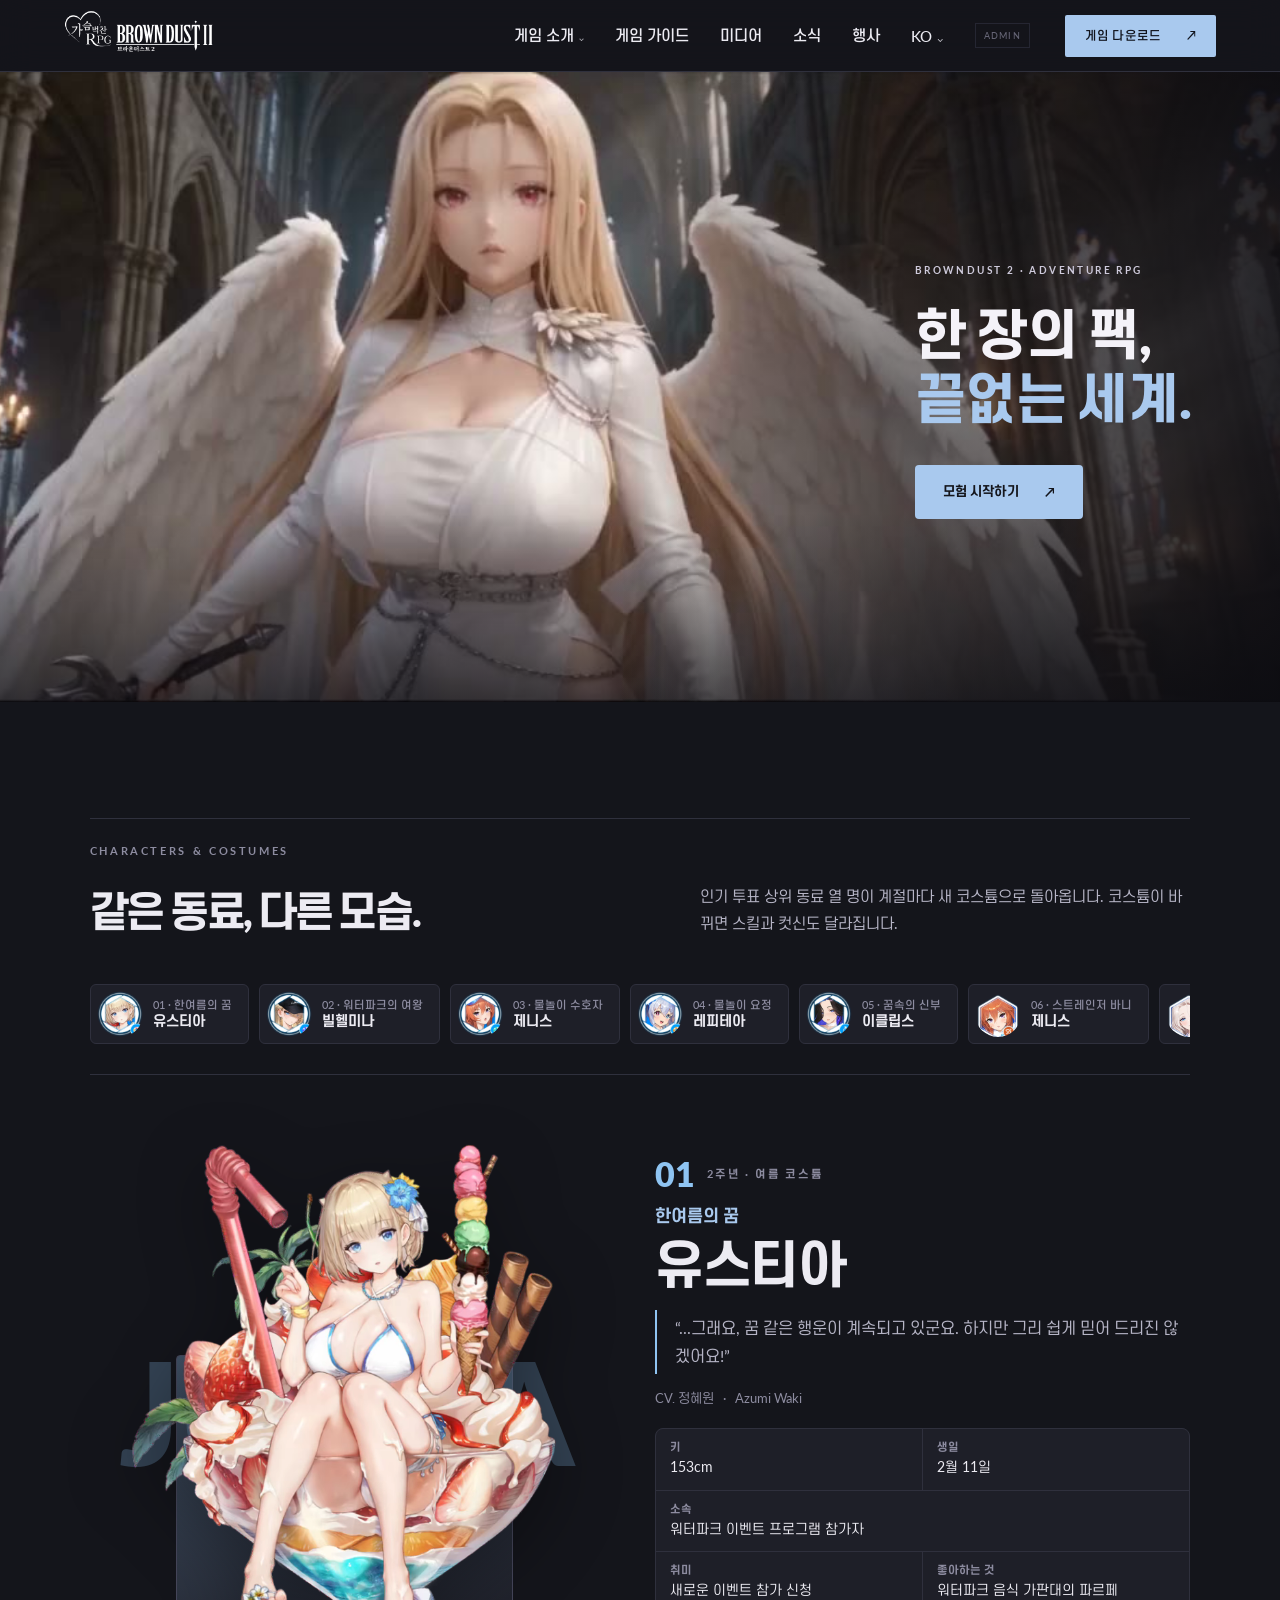
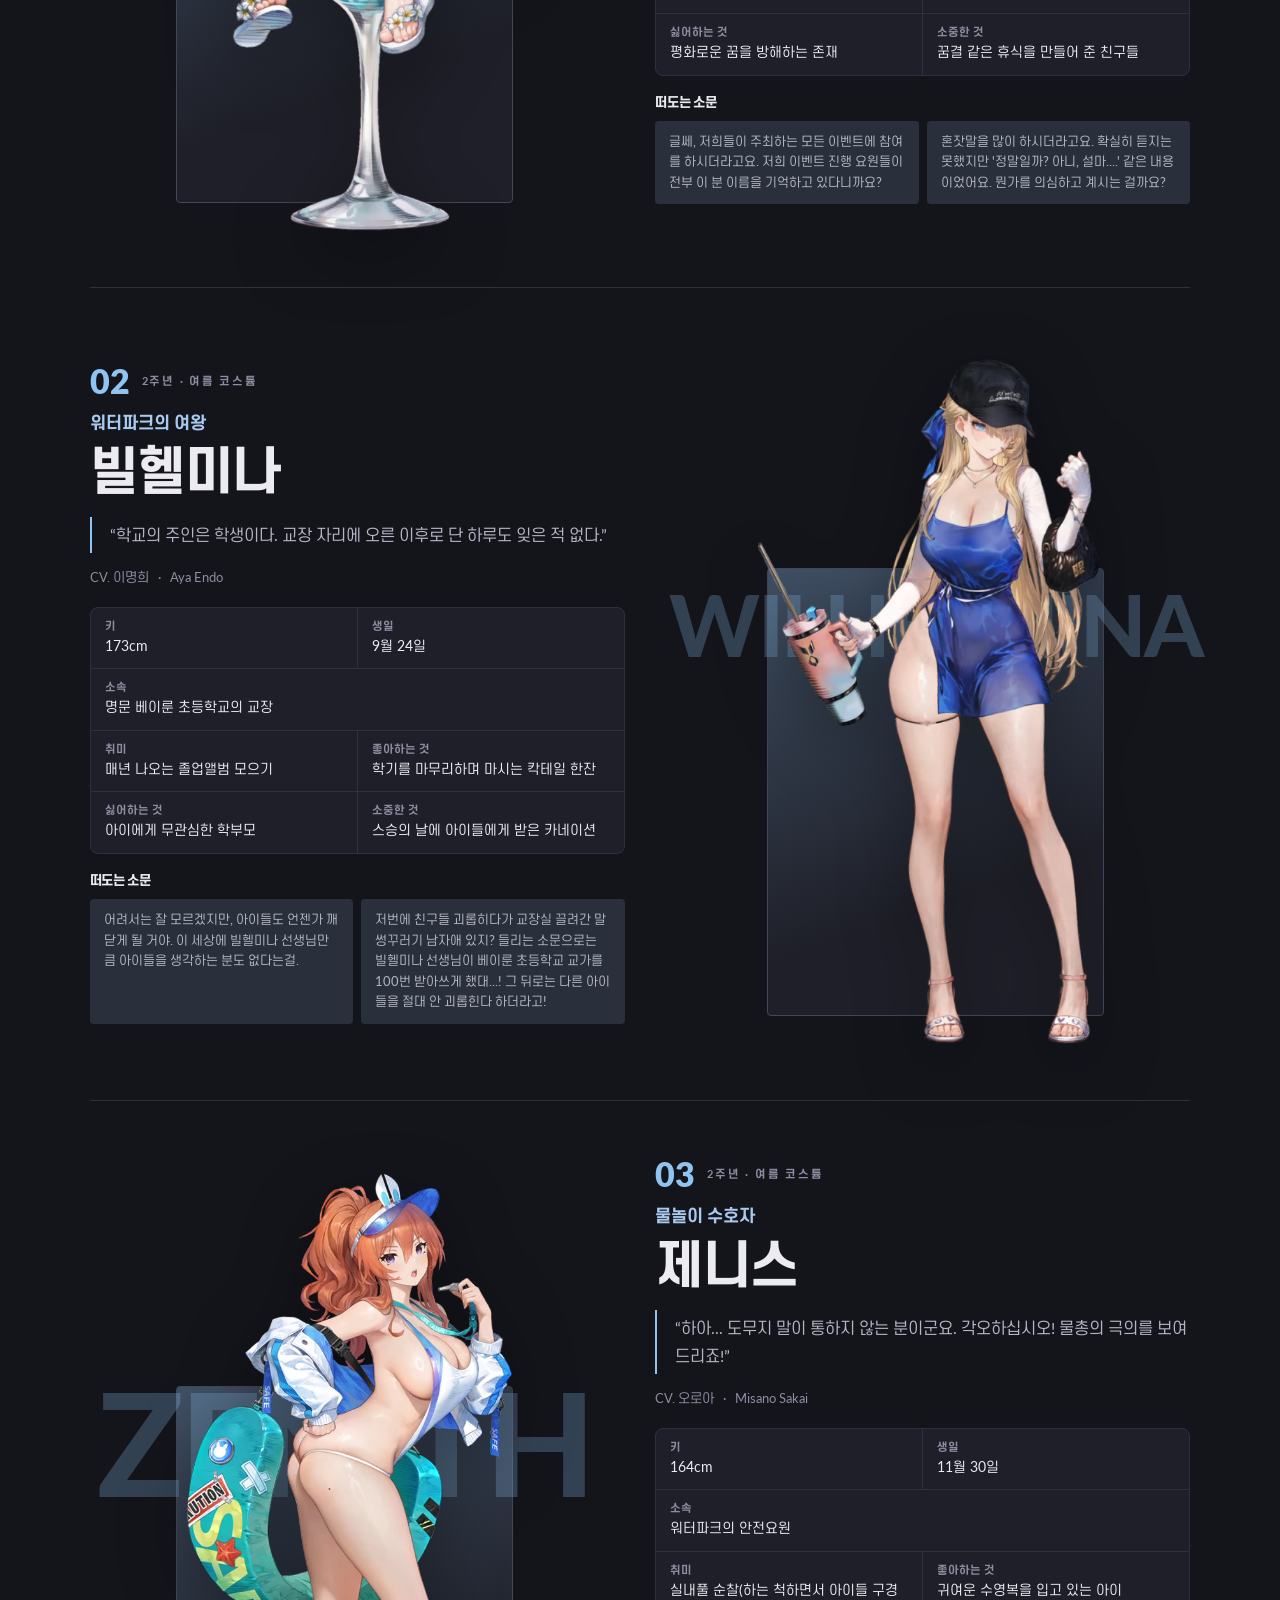
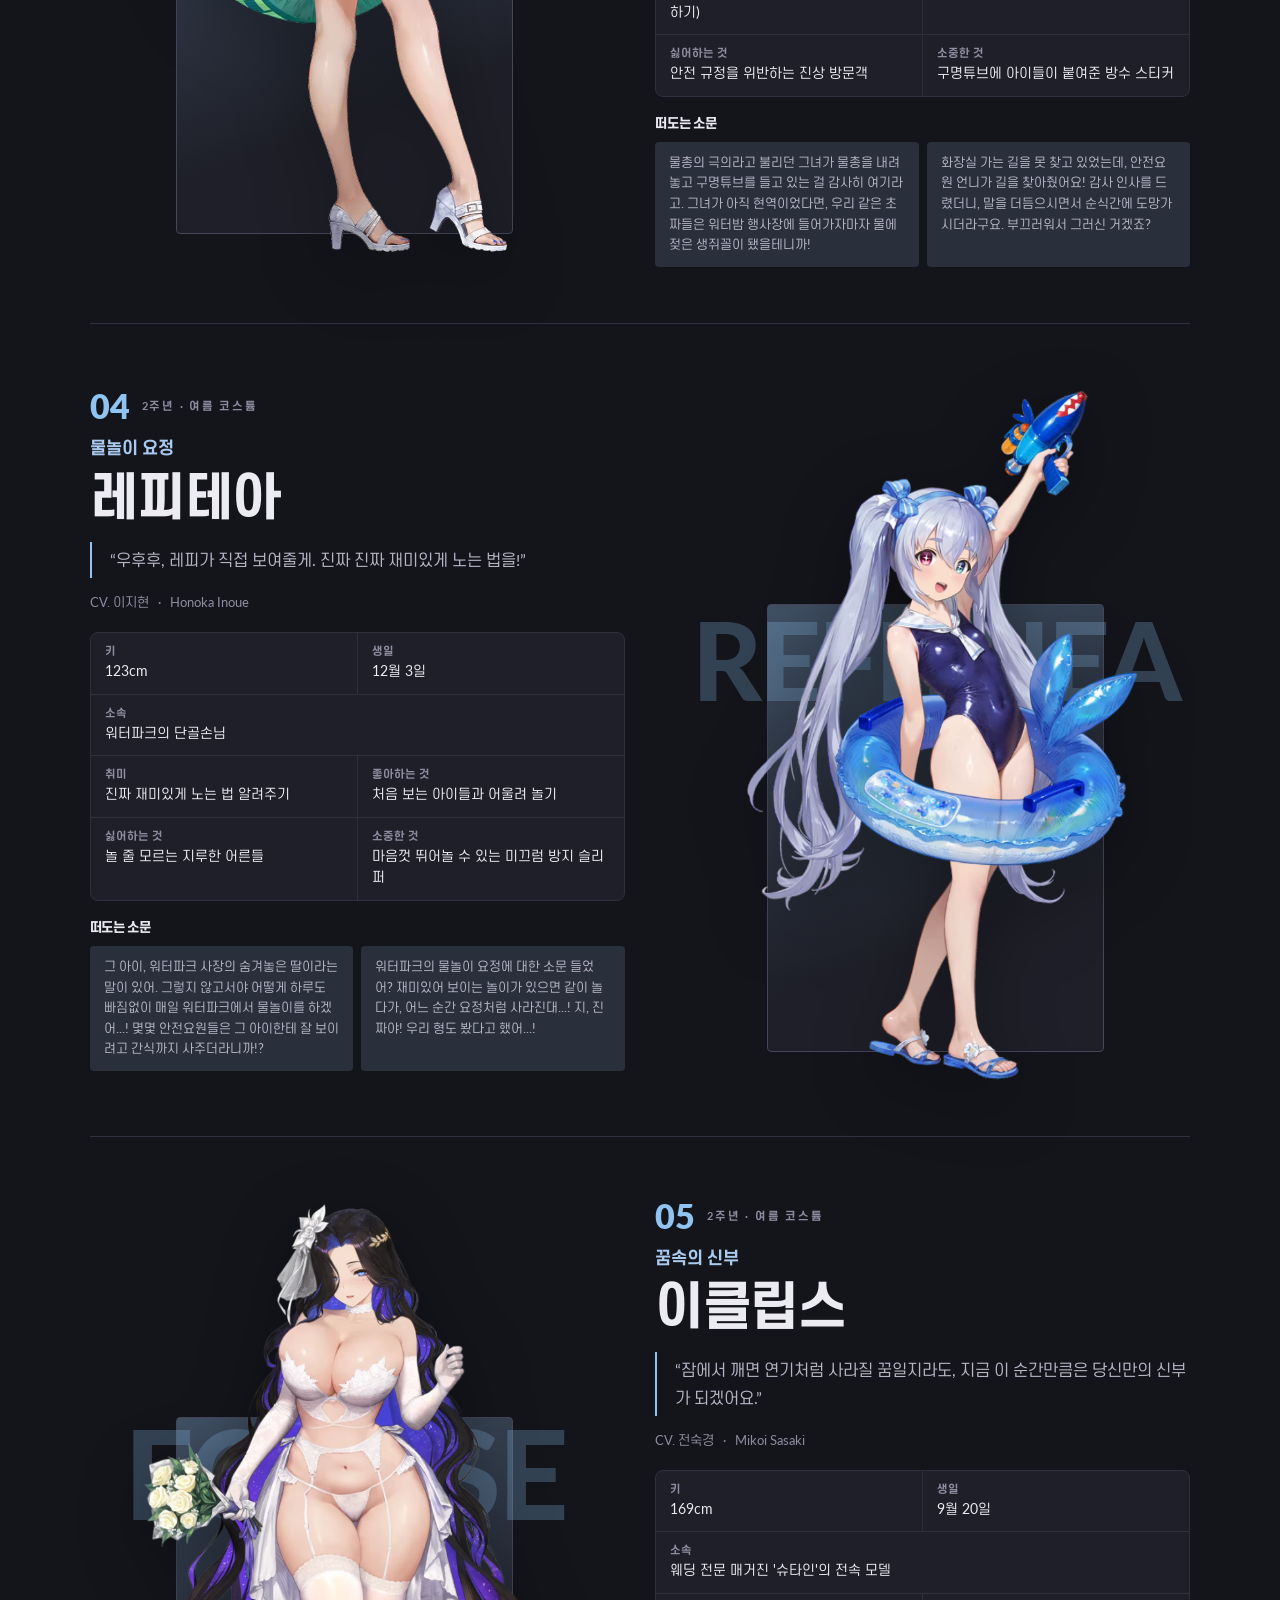
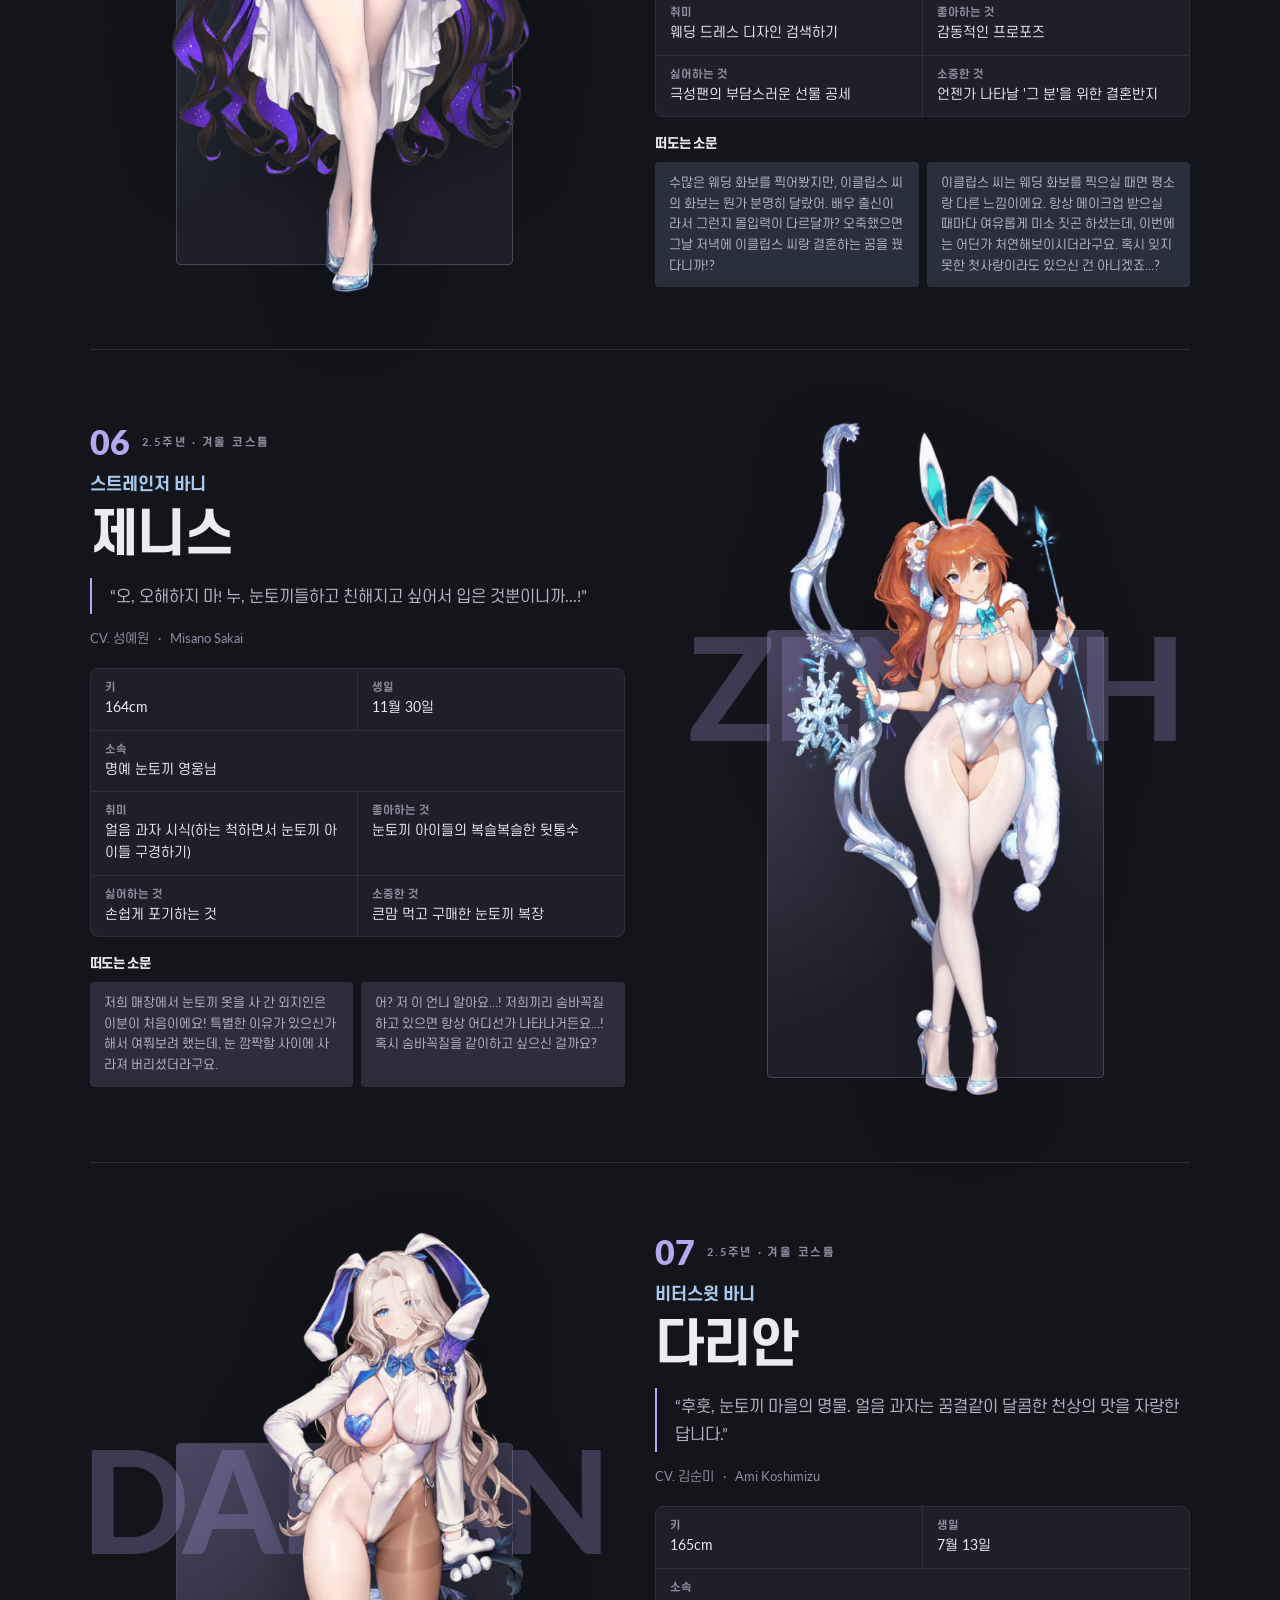
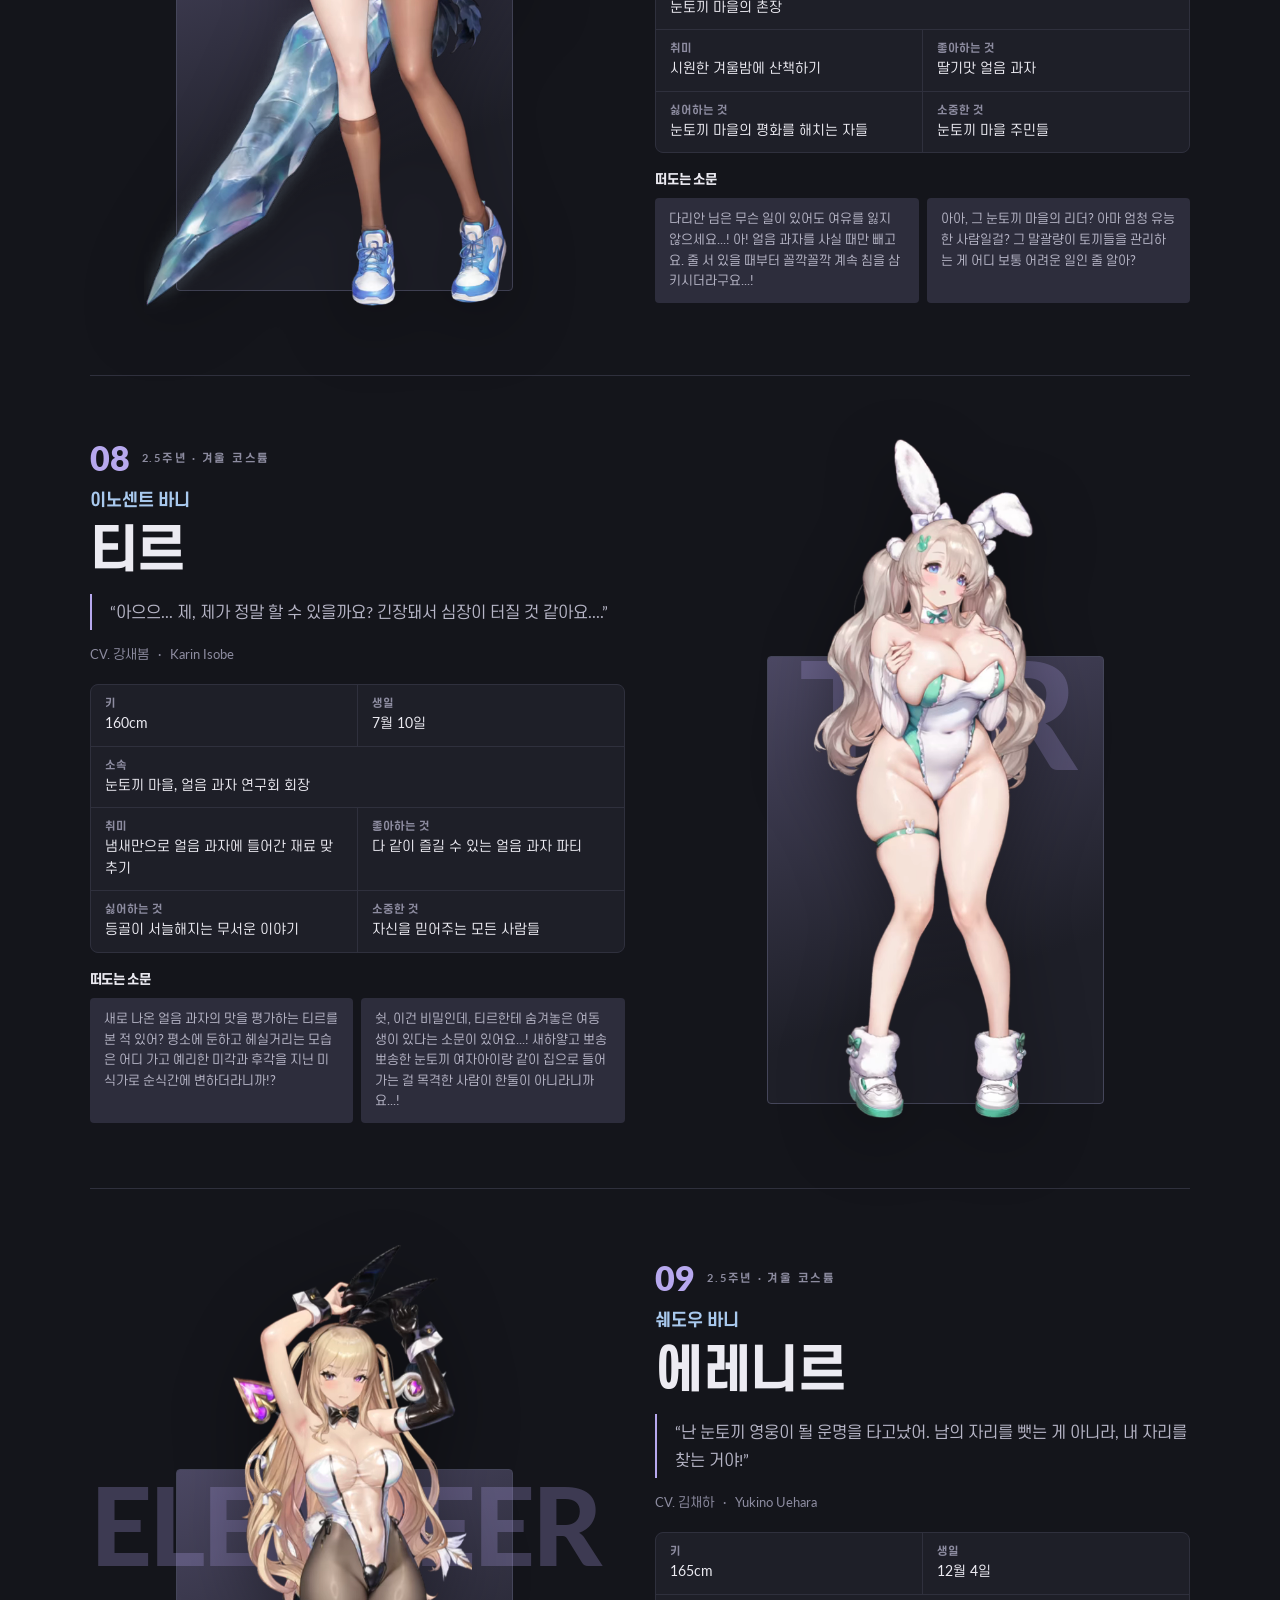
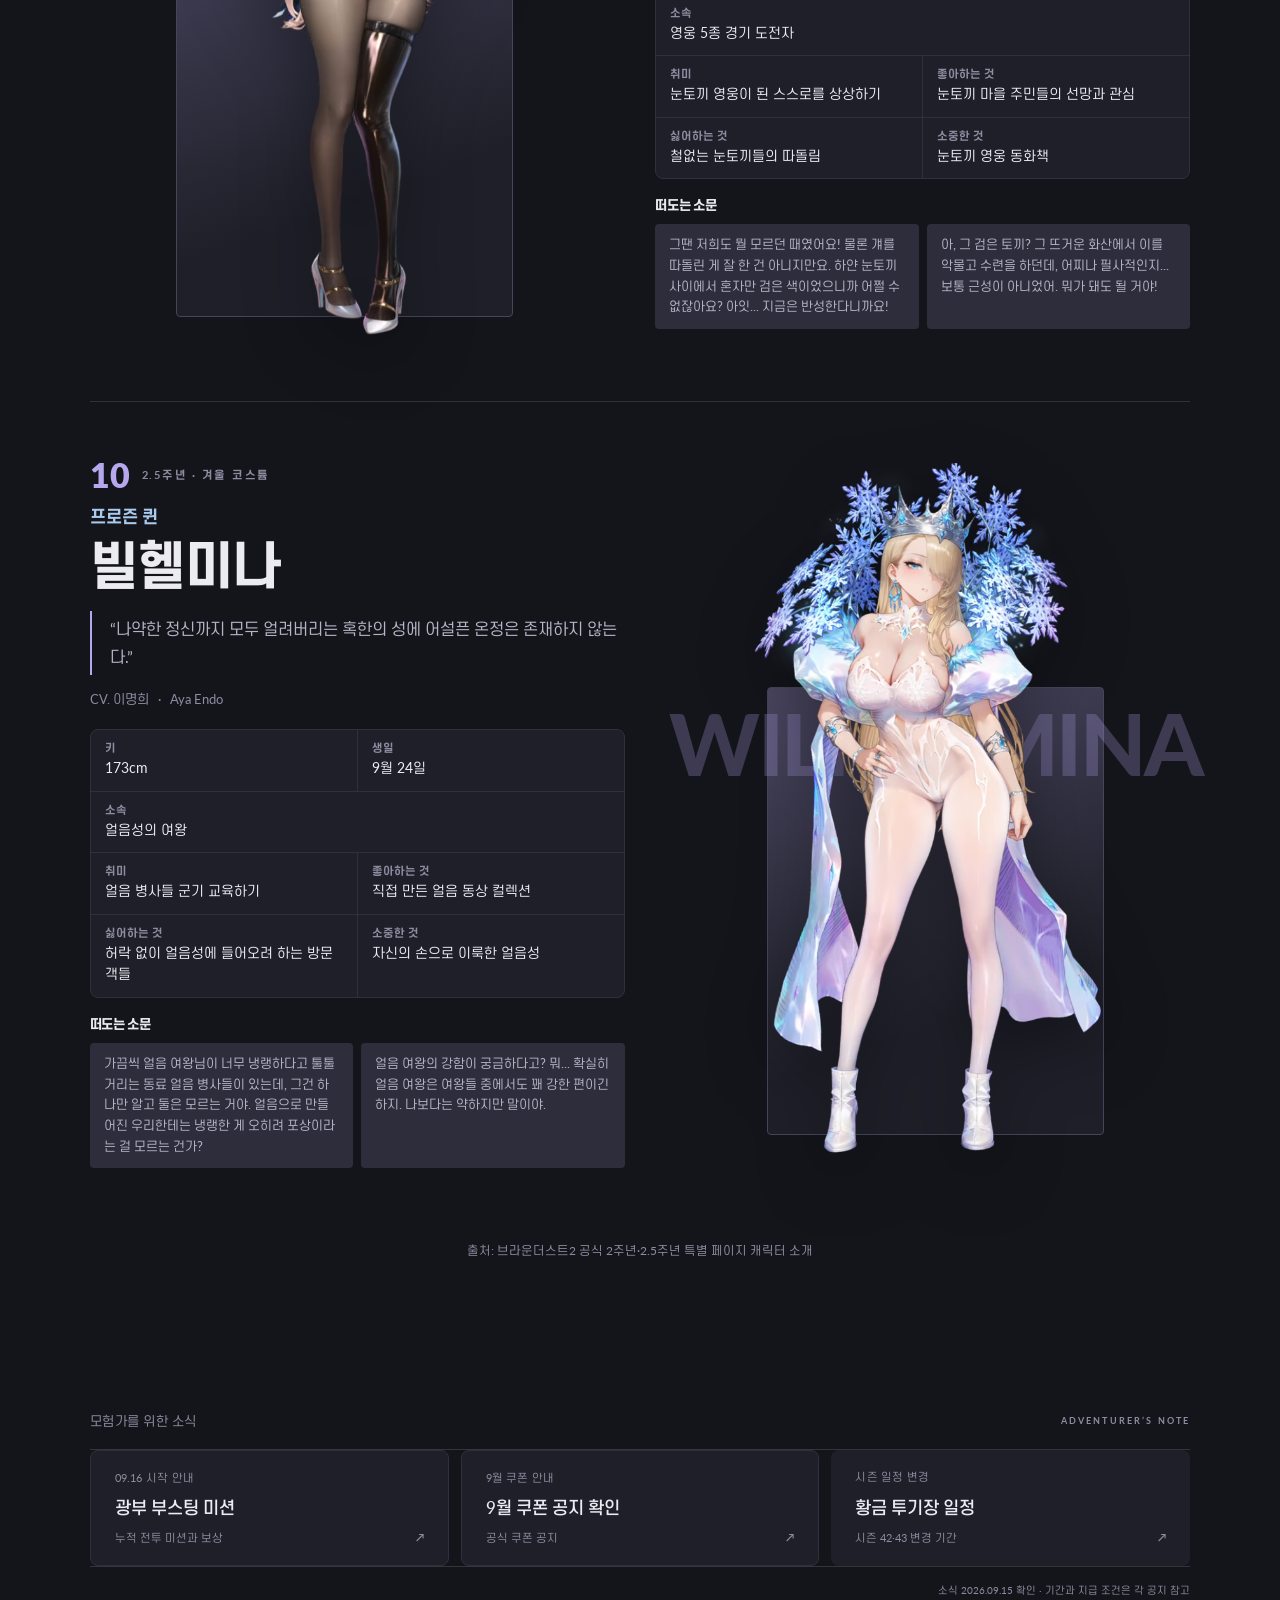
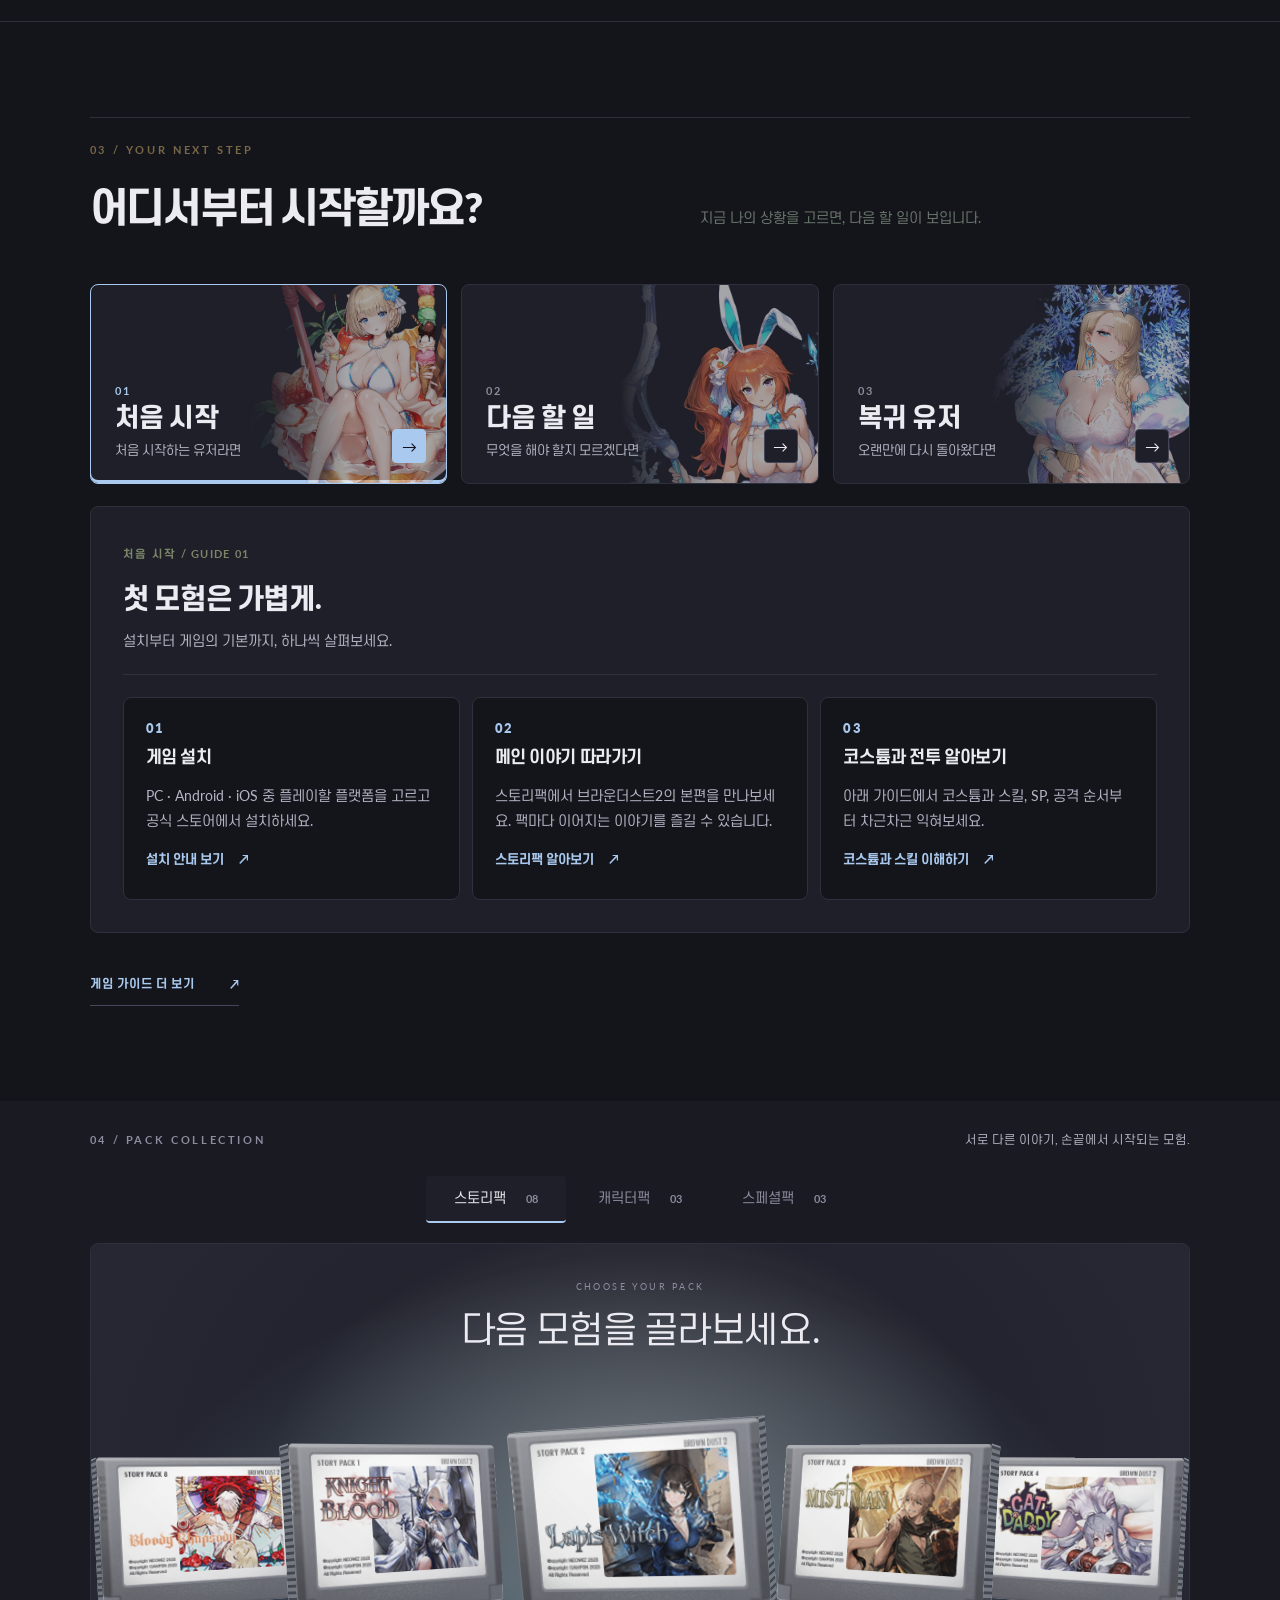
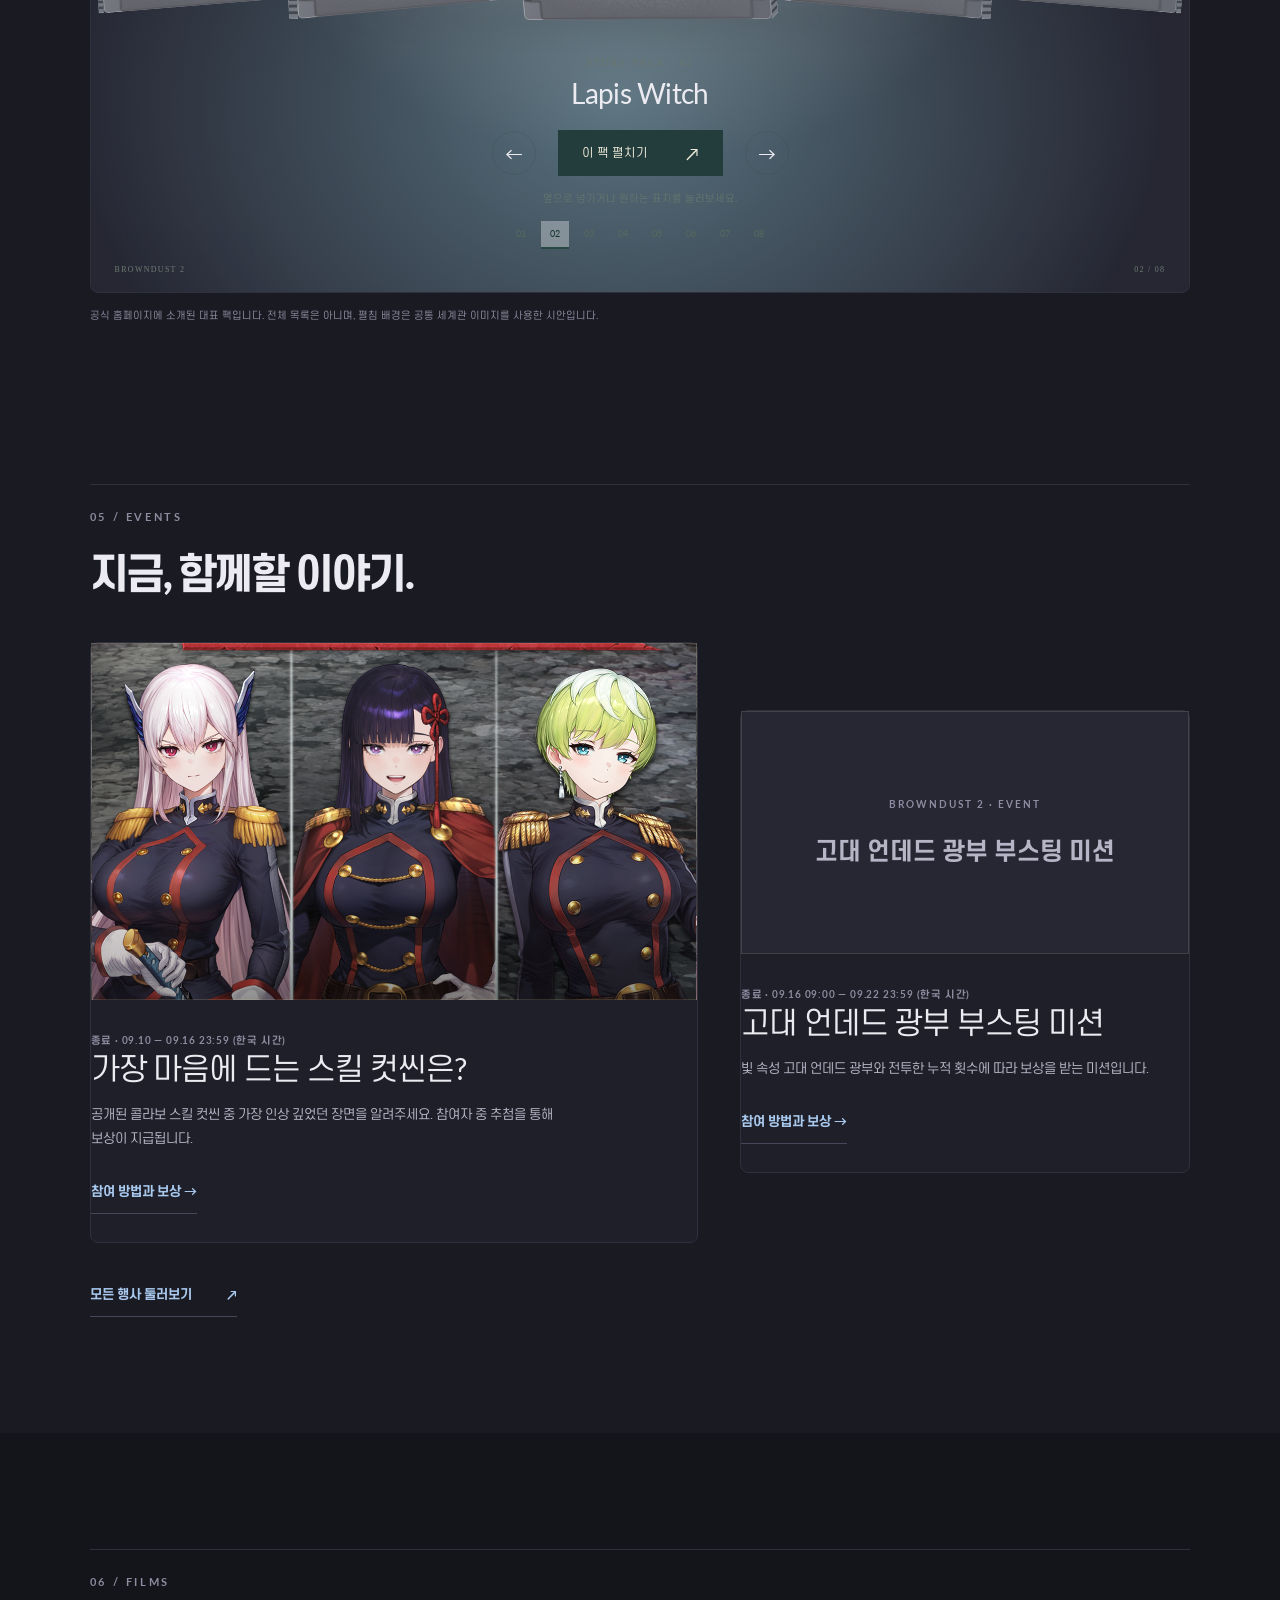
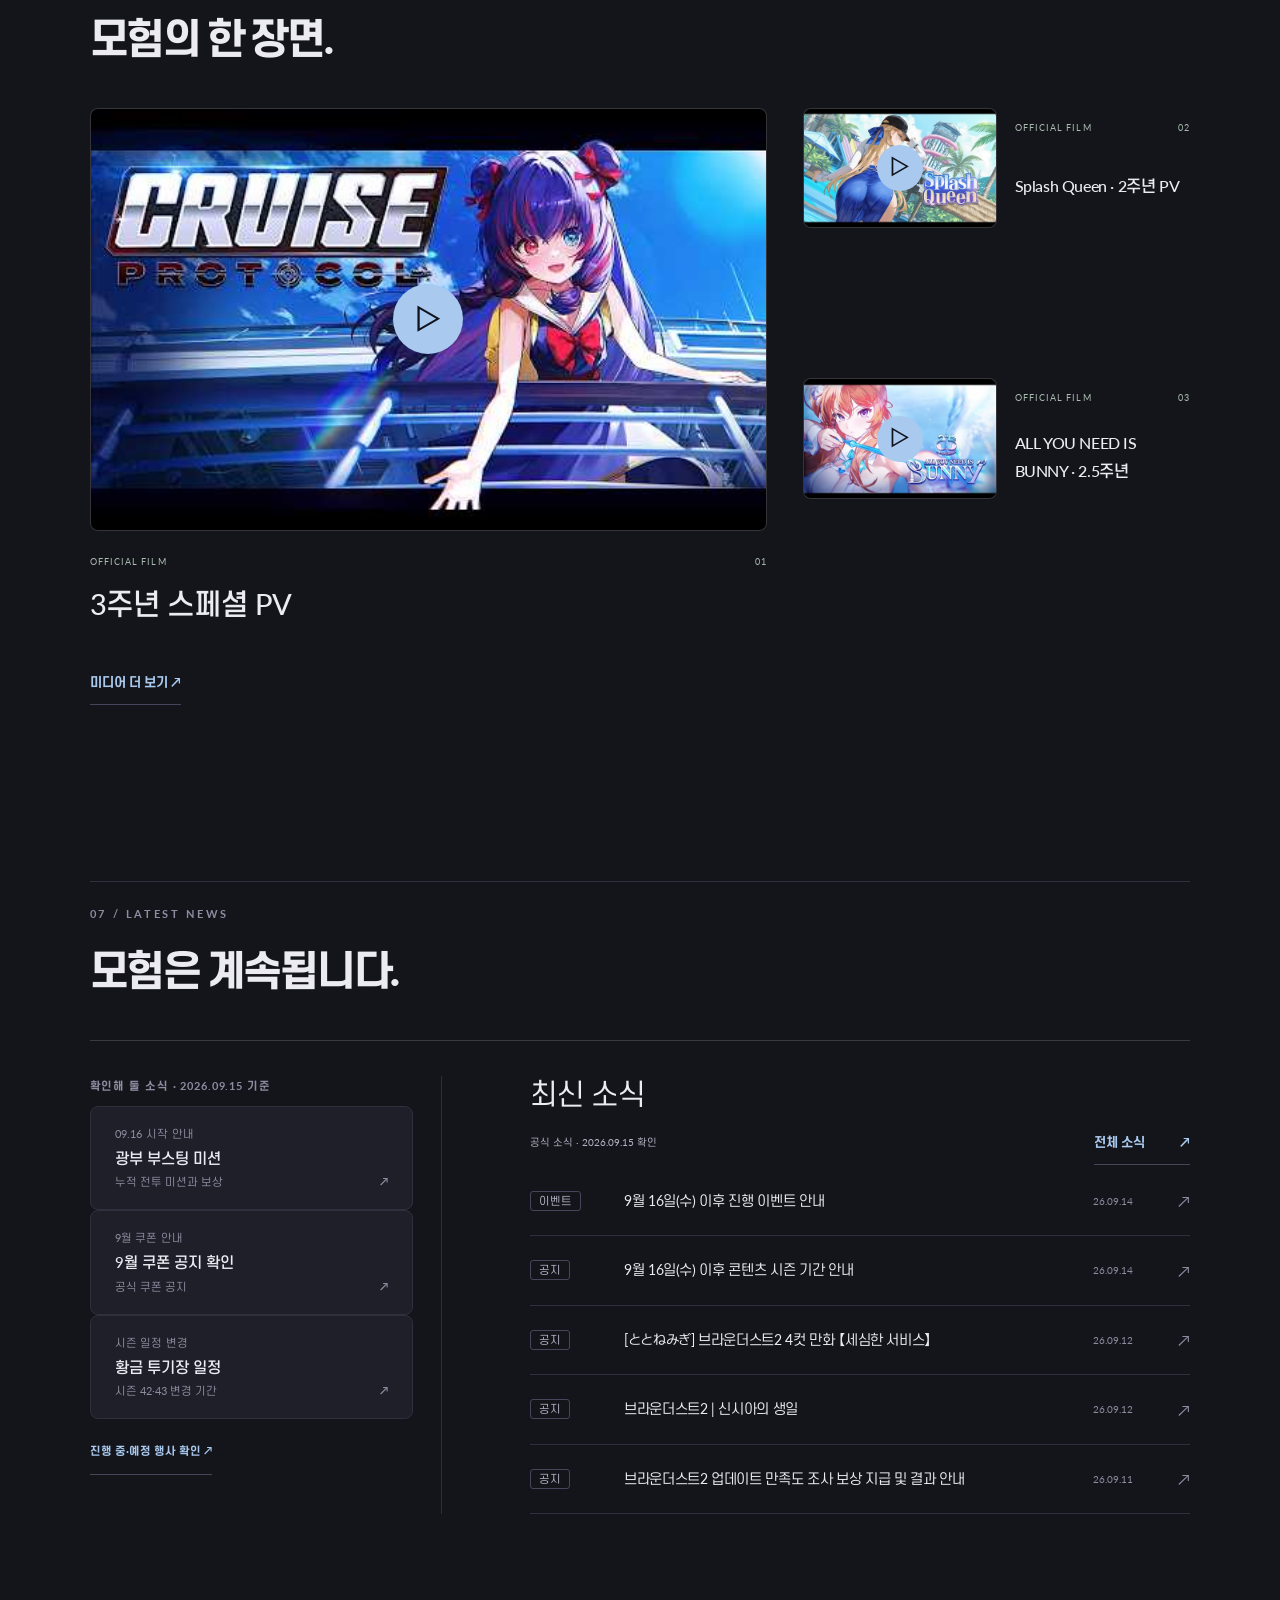
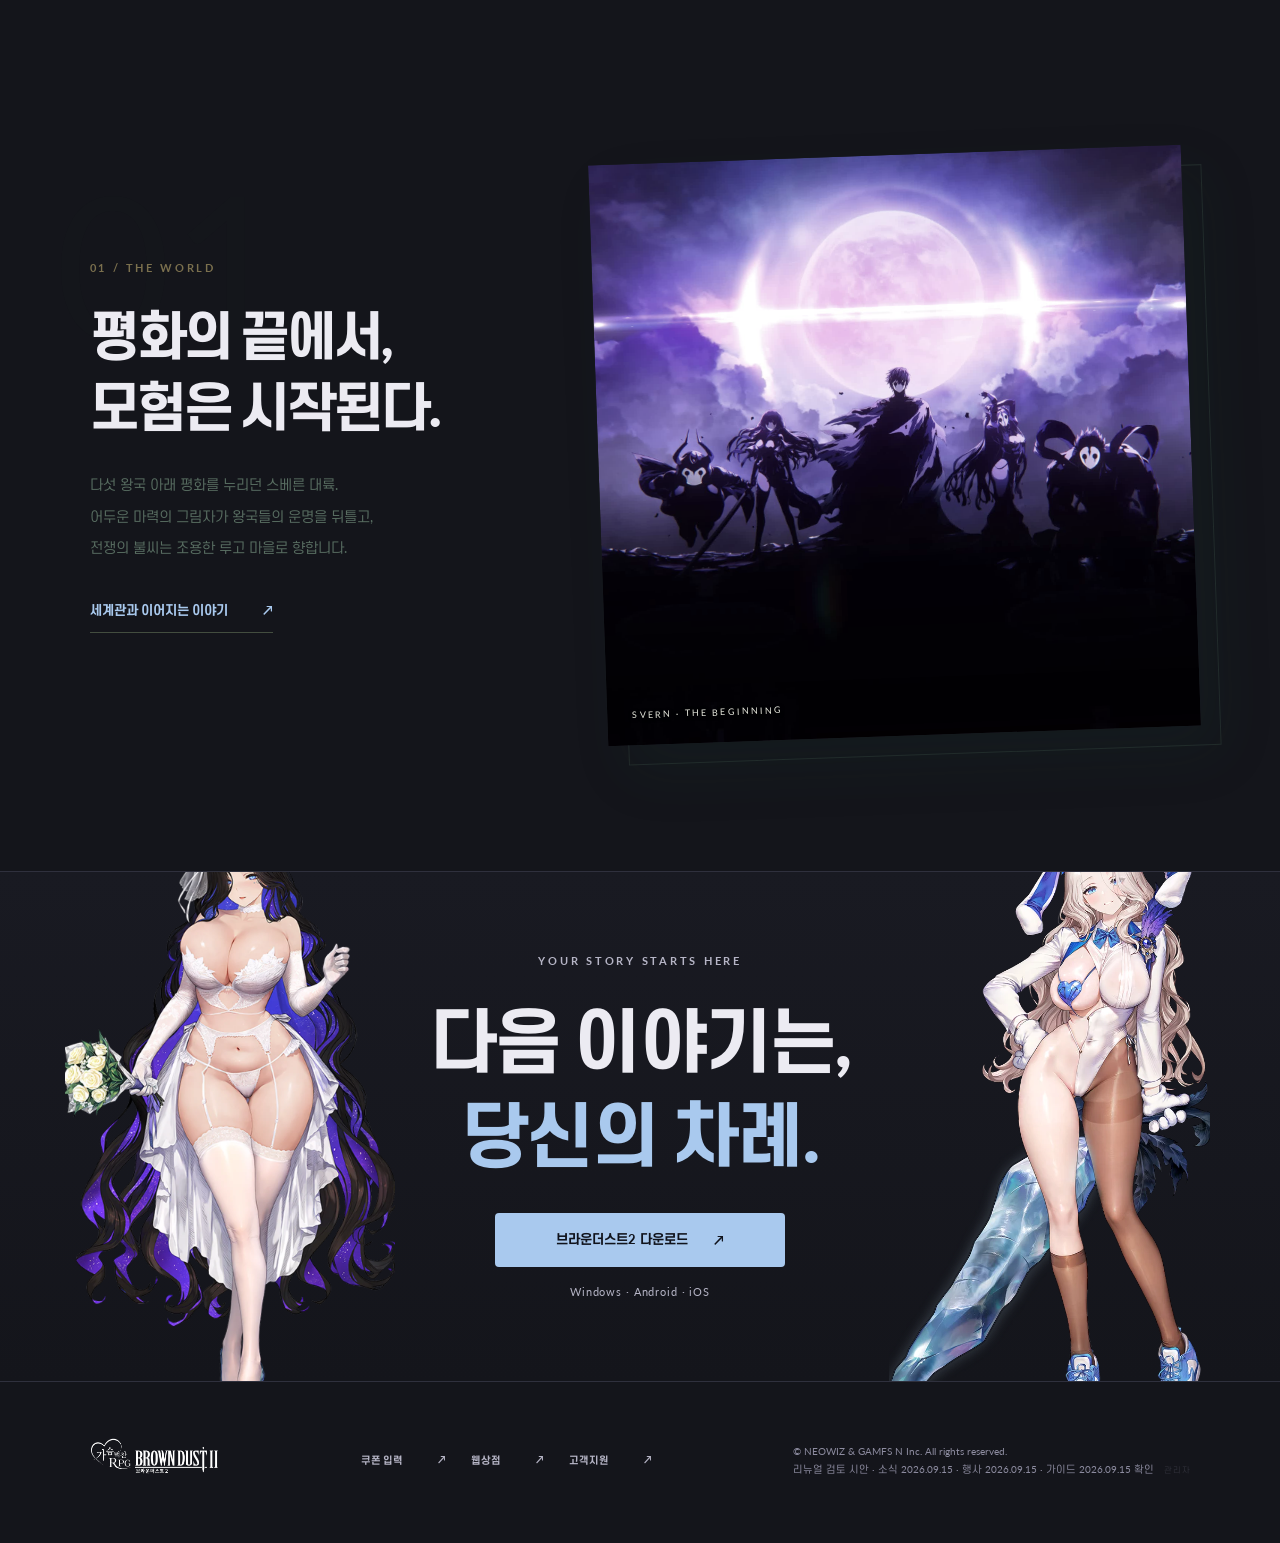
<file: index.html>
<!doctype html><html lang="ko"><head><meta charset="UTF-8"><meta name="viewport" content="width=device-width,initial-scale=1"><meta name="color-scheme" content="light"><link rel="preconnect" href="https://fonts.googleapis.com"><link rel="stylesheet" href="https://fonts.googleapis.com/css2?family=Lato:wght@400;700;900&family=Noto+Sans+JP:wght@400;700&display=swap"><title>브라운더스트2 | index</title><link rel="stylesheet" href="./style.css?v=62e673b2e1b4"></head><body><div id="app"></div><script src="./app.js?v=d4f73486774a" defer></script></body></html>
</file>
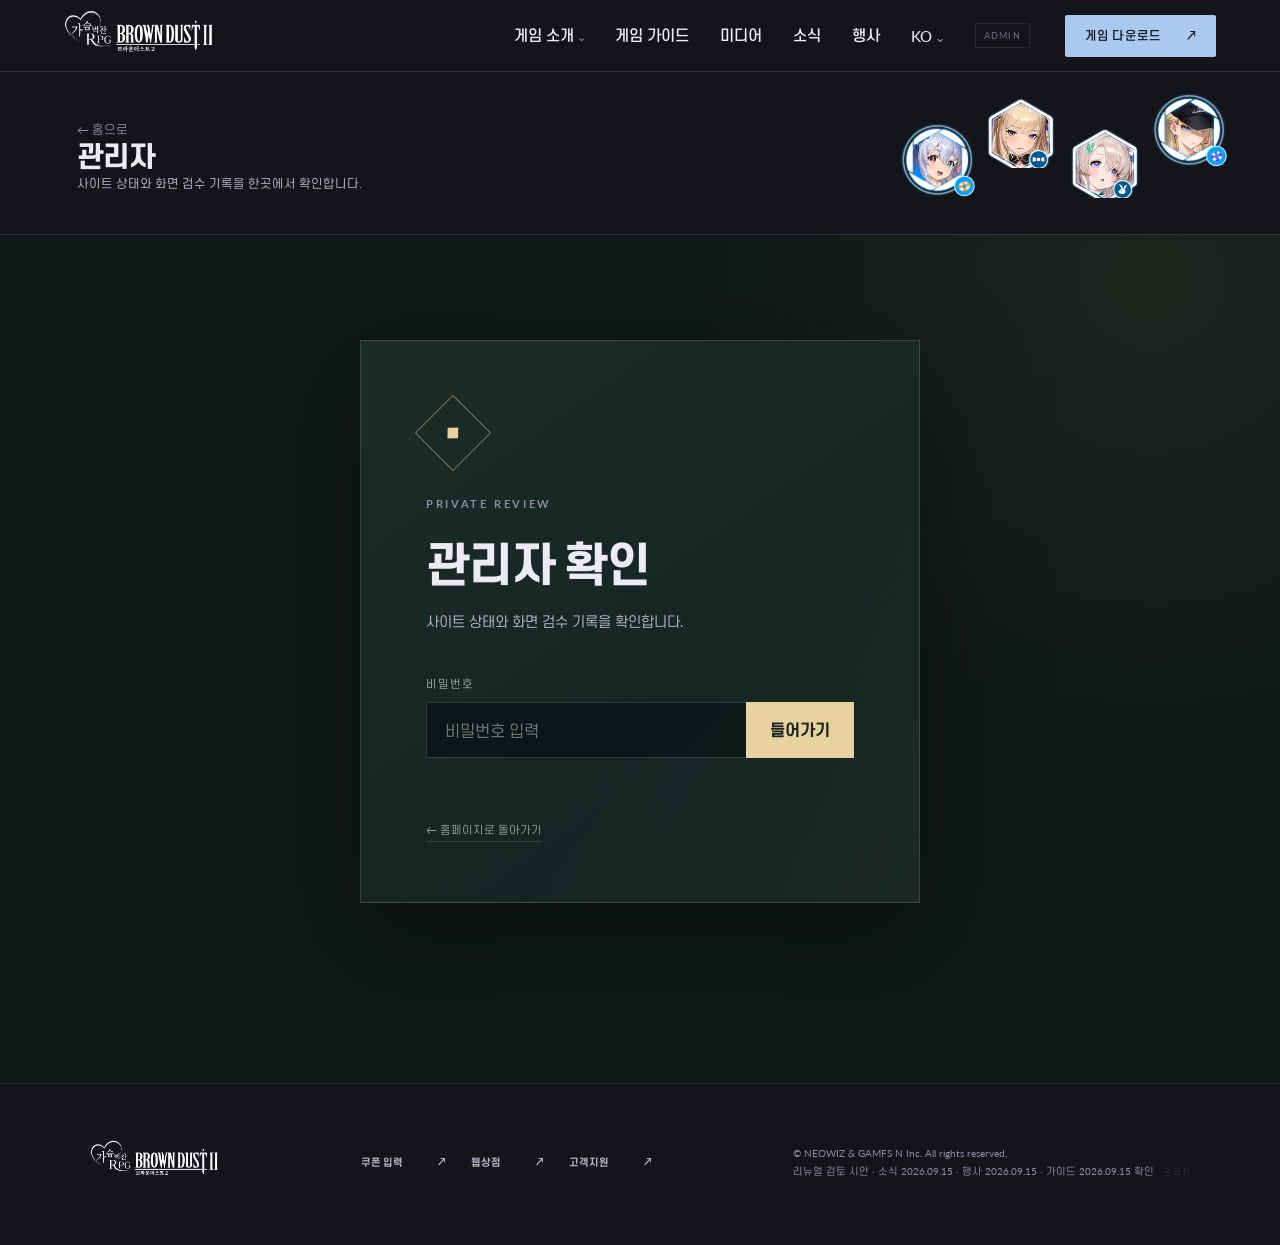
<file: admin.html>
<!doctype html><html lang="ko"><head><meta charset="UTF-8"><meta name="viewport" content="width=device-width,initial-scale=1"><meta name="color-scheme" content="light"><link rel="preconnect" href="https://fonts.googleapis.com"><link rel="stylesheet" href="https://fonts.googleapis.com/css2?family=Lato:wght@400;700;900&family=Noto+Sans+JP:wght@400;700&display=swap"><title>브라운더스트2 | admin</title><link rel="stylesheet" href="./style.css?v=62e673b2e1b4"></head><body><div id="app"></div><script src="./app.js?v=d4f73486774a" defer></script></body></html>
</file>
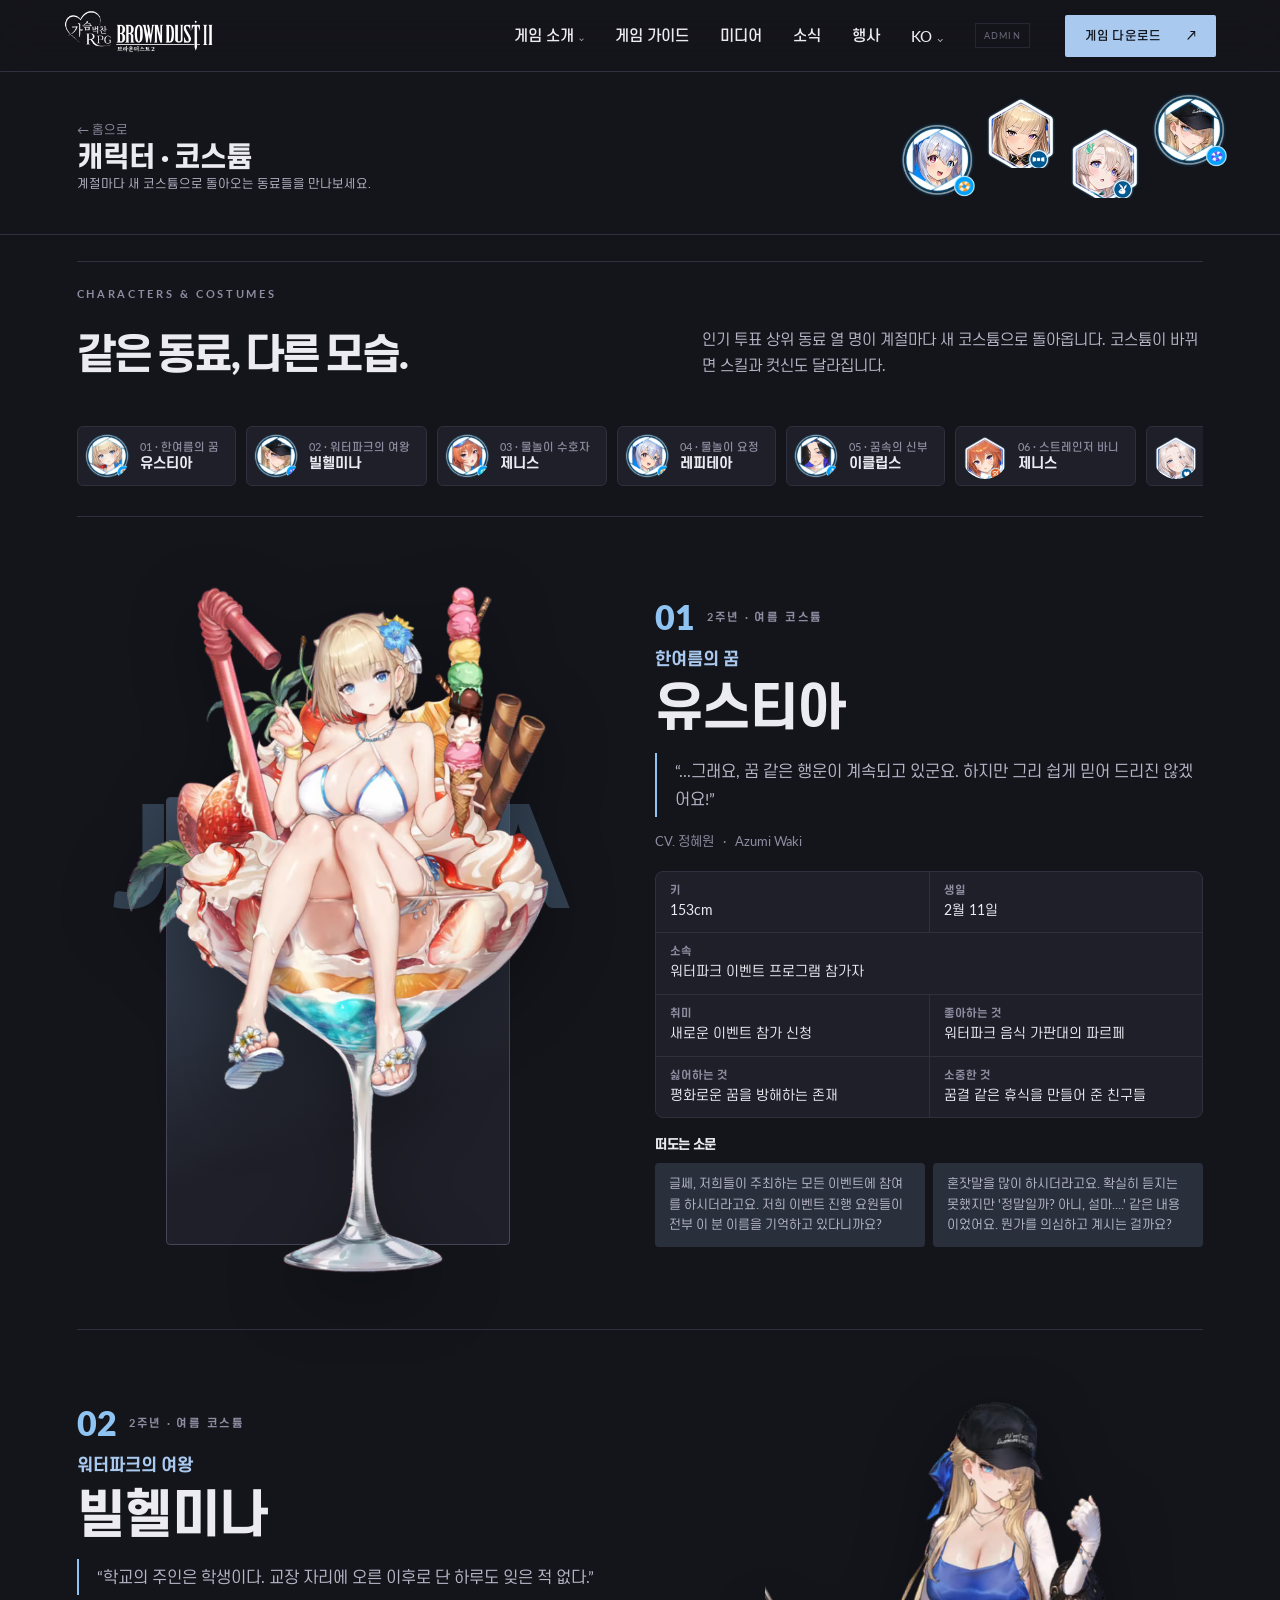
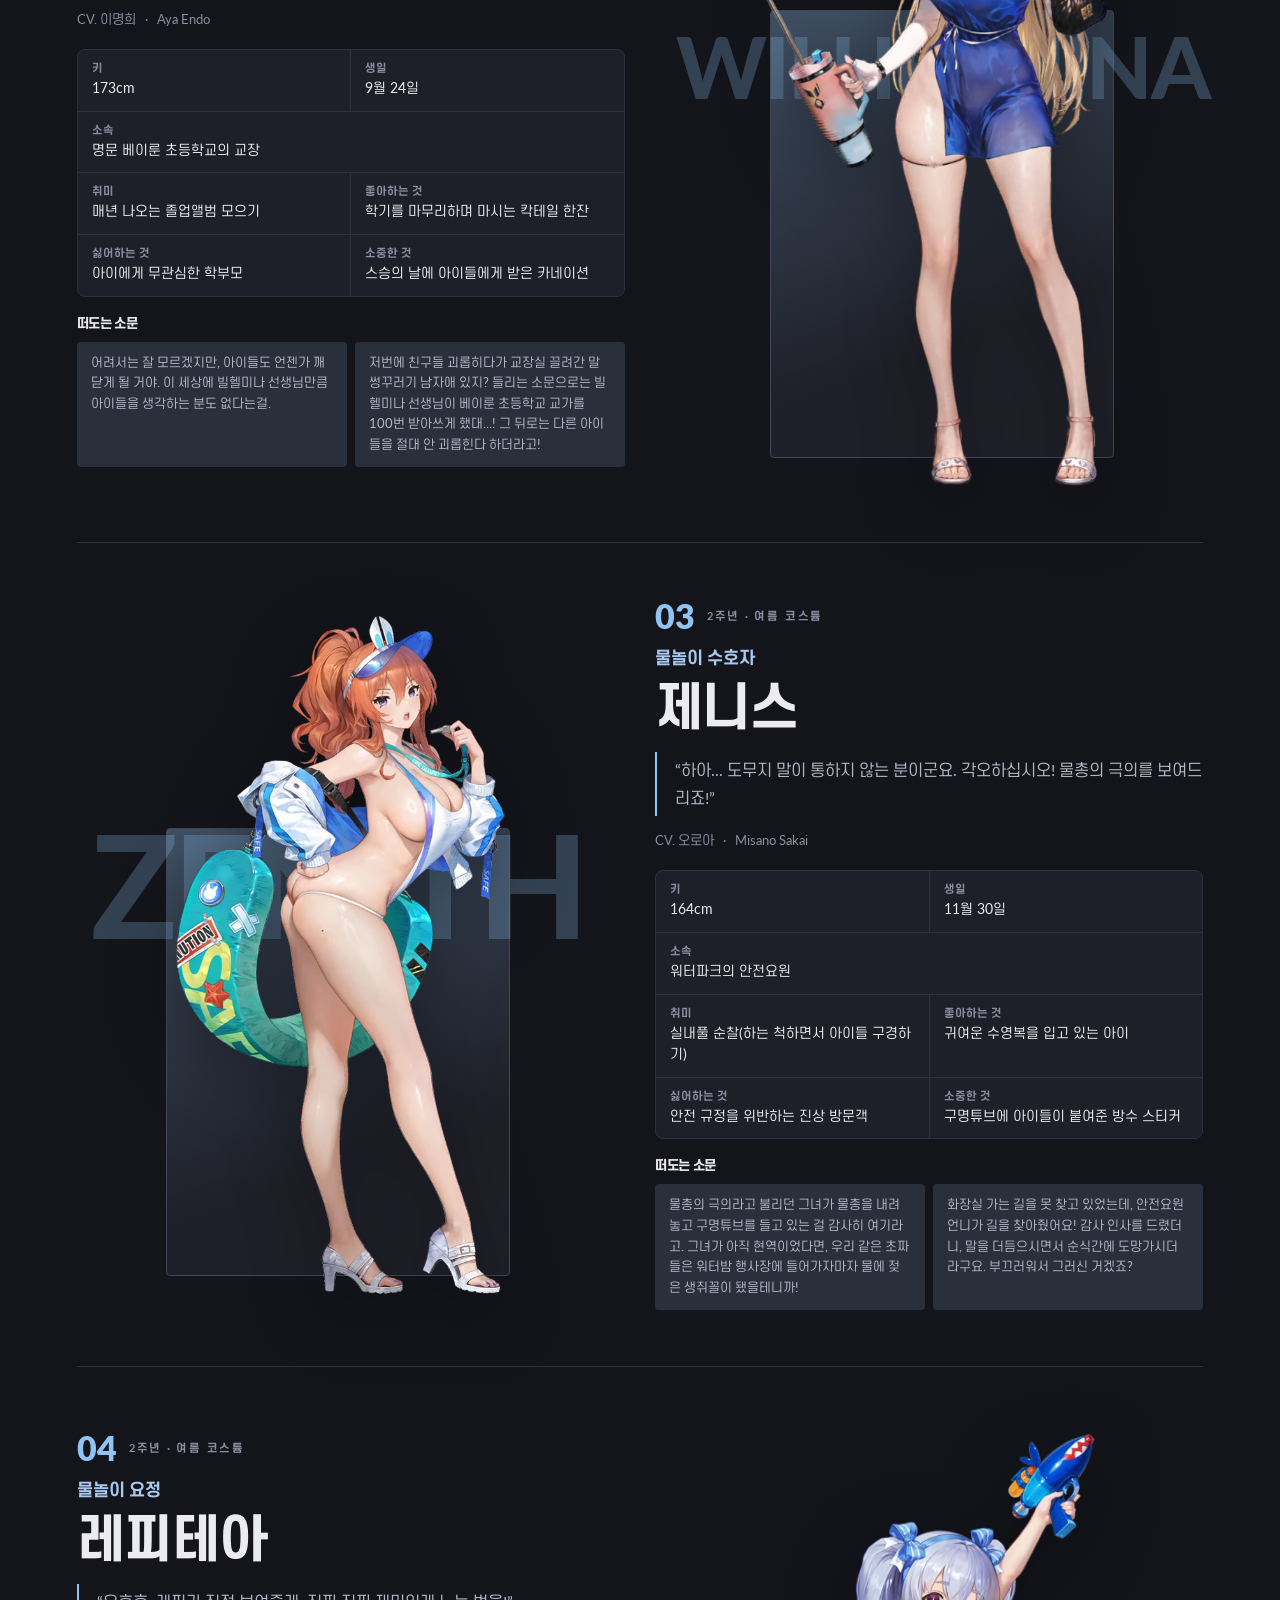
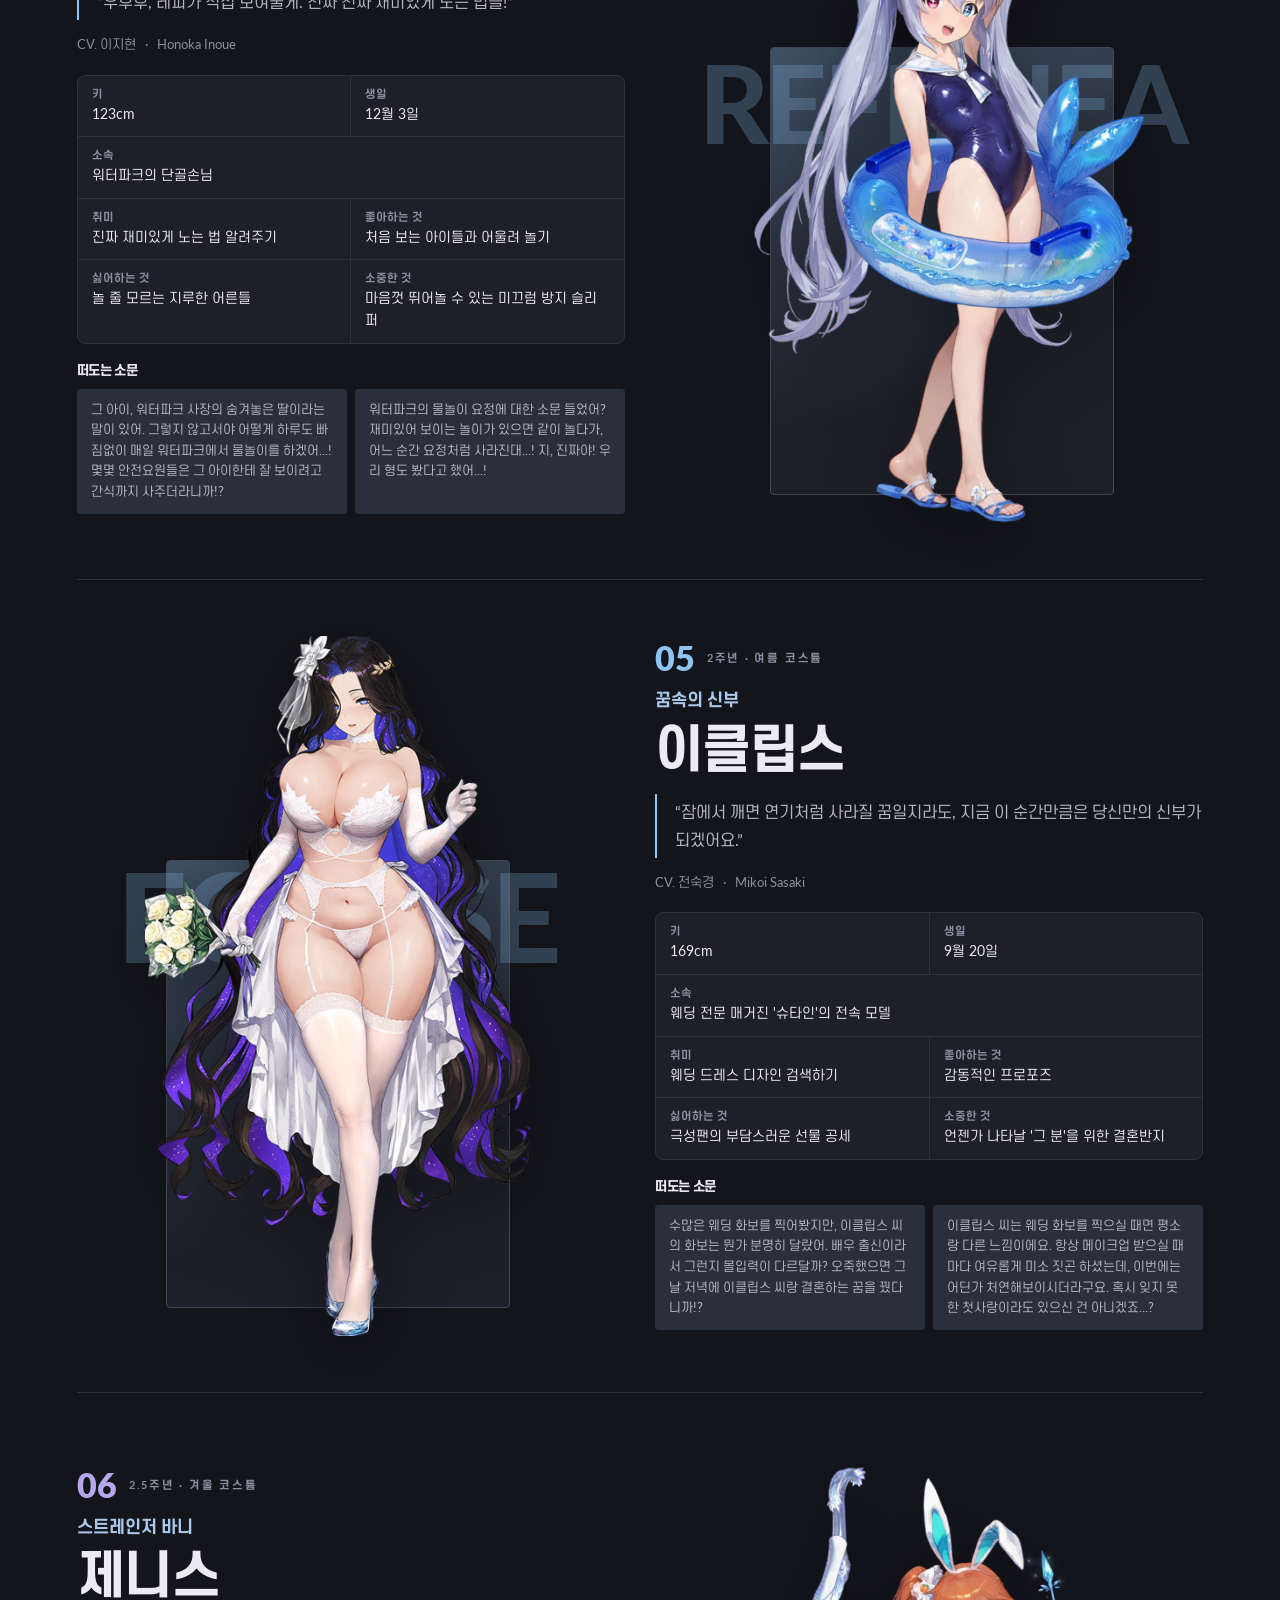
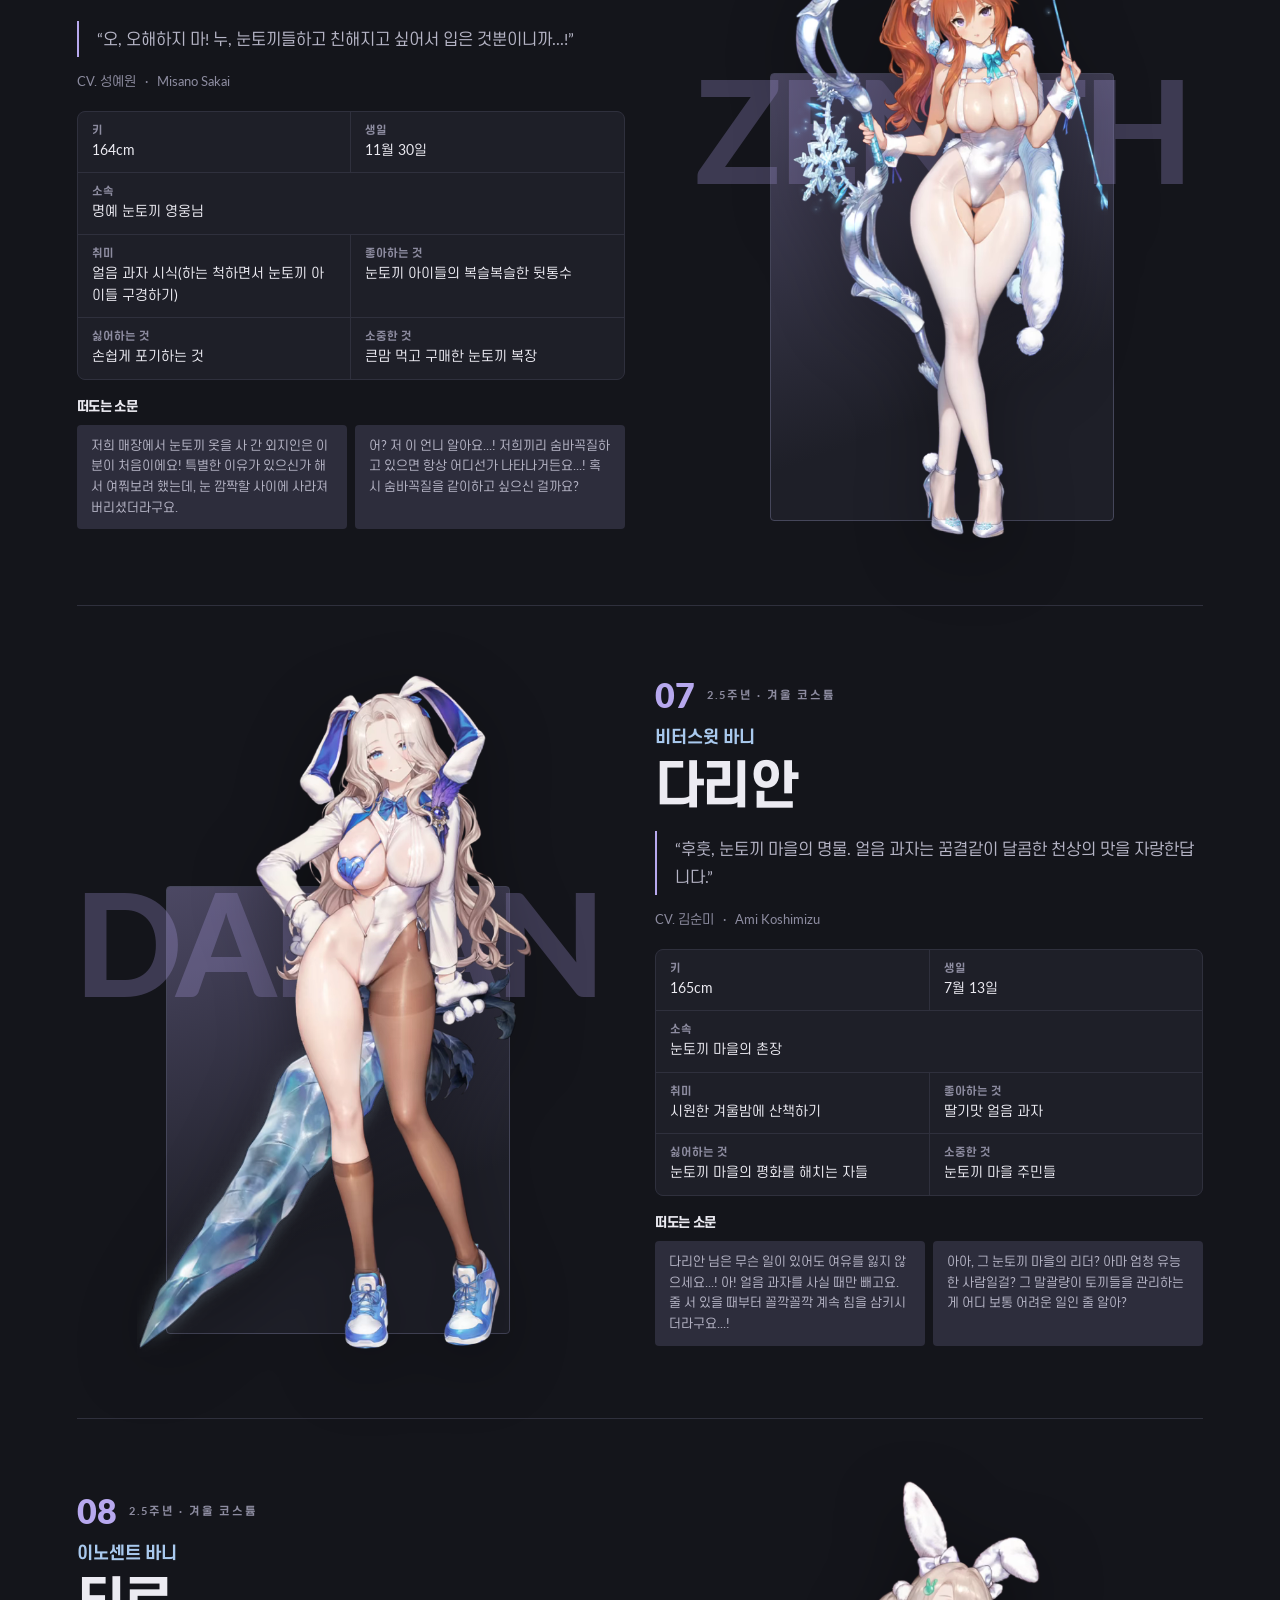
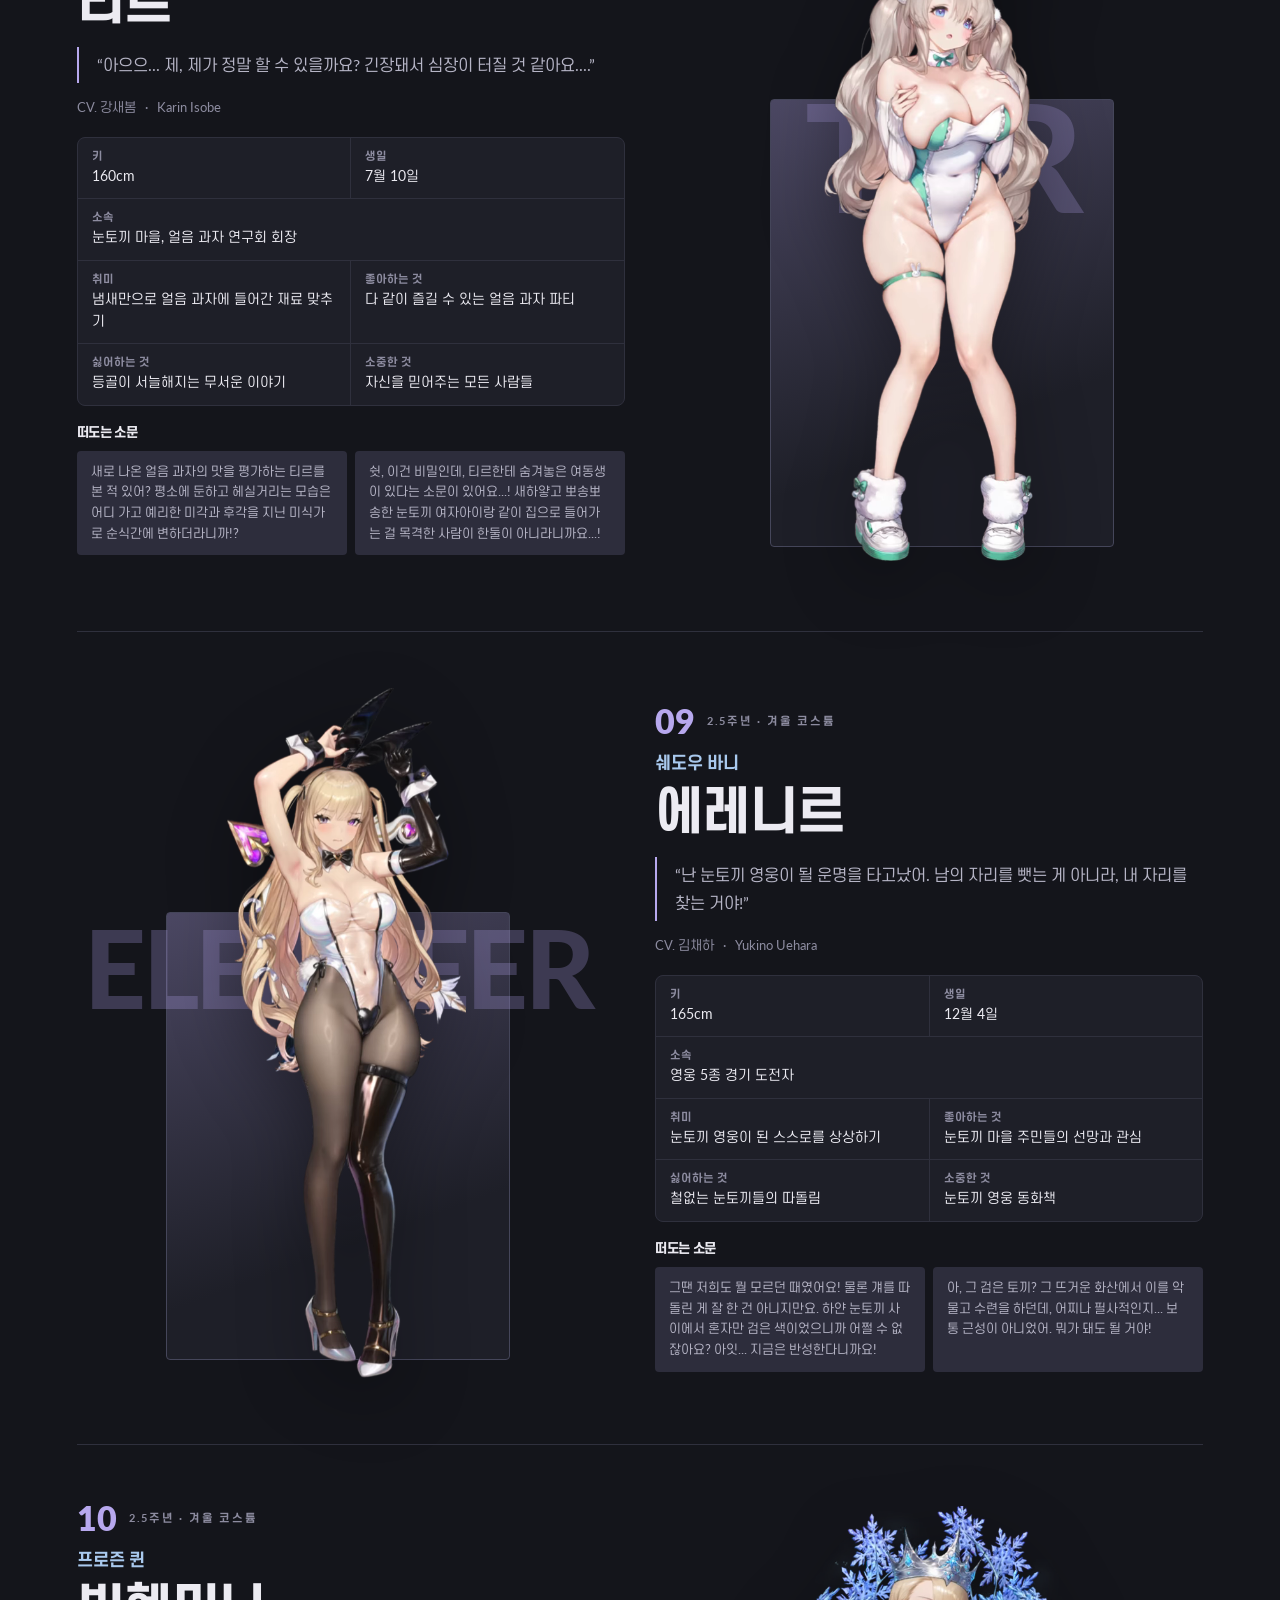
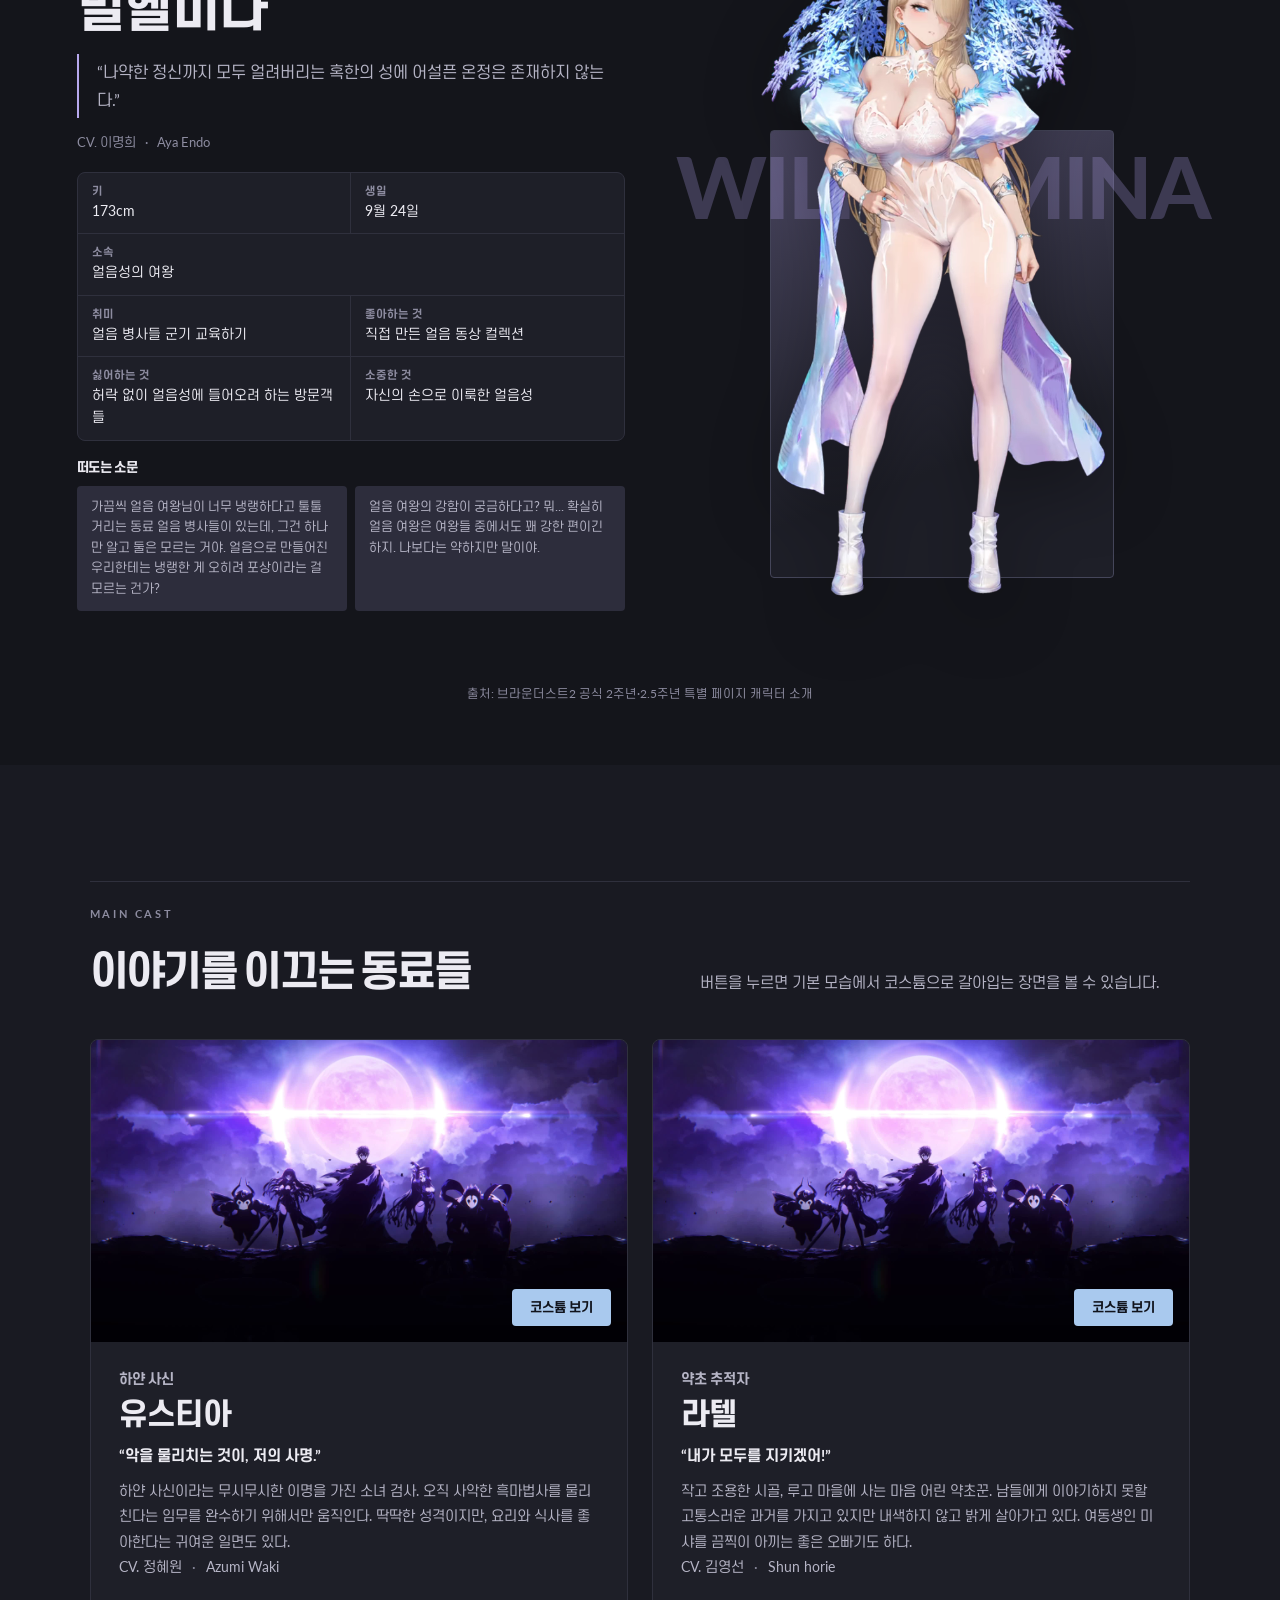
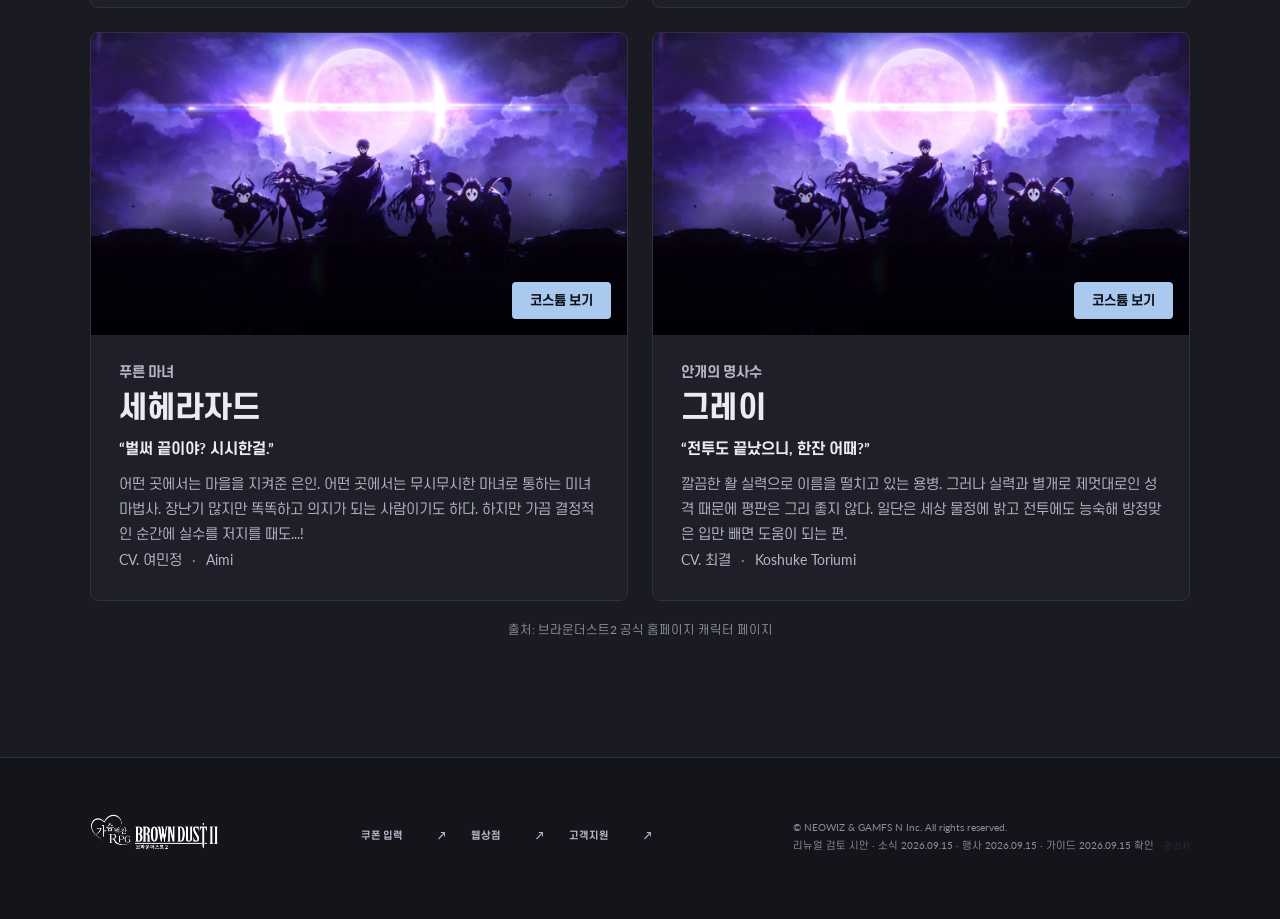
<file: characters.html>
<!doctype html><html lang="ko"><head><meta charset="UTF-8"><meta name="viewport" content="width=device-width,initial-scale=1"><meta name="color-scheme" content="light"><link rel="preconnect" href="https://fonts.googleapis.com"><link rel="stylesheet" href="https://fonts.googleapis.com/css2?family=Lato:wght@400;700;900&family=Noto+Sans+JP:wght@400;700&display=swap"><title>브라운더스트2 | characters</title><link rel="stylesheet" href="./style.css?v=62e673b2e1b4"></head><body><div id="app"></div><script src="./app.js?v=d4f73486774a" defer></script></body></html>
</file>
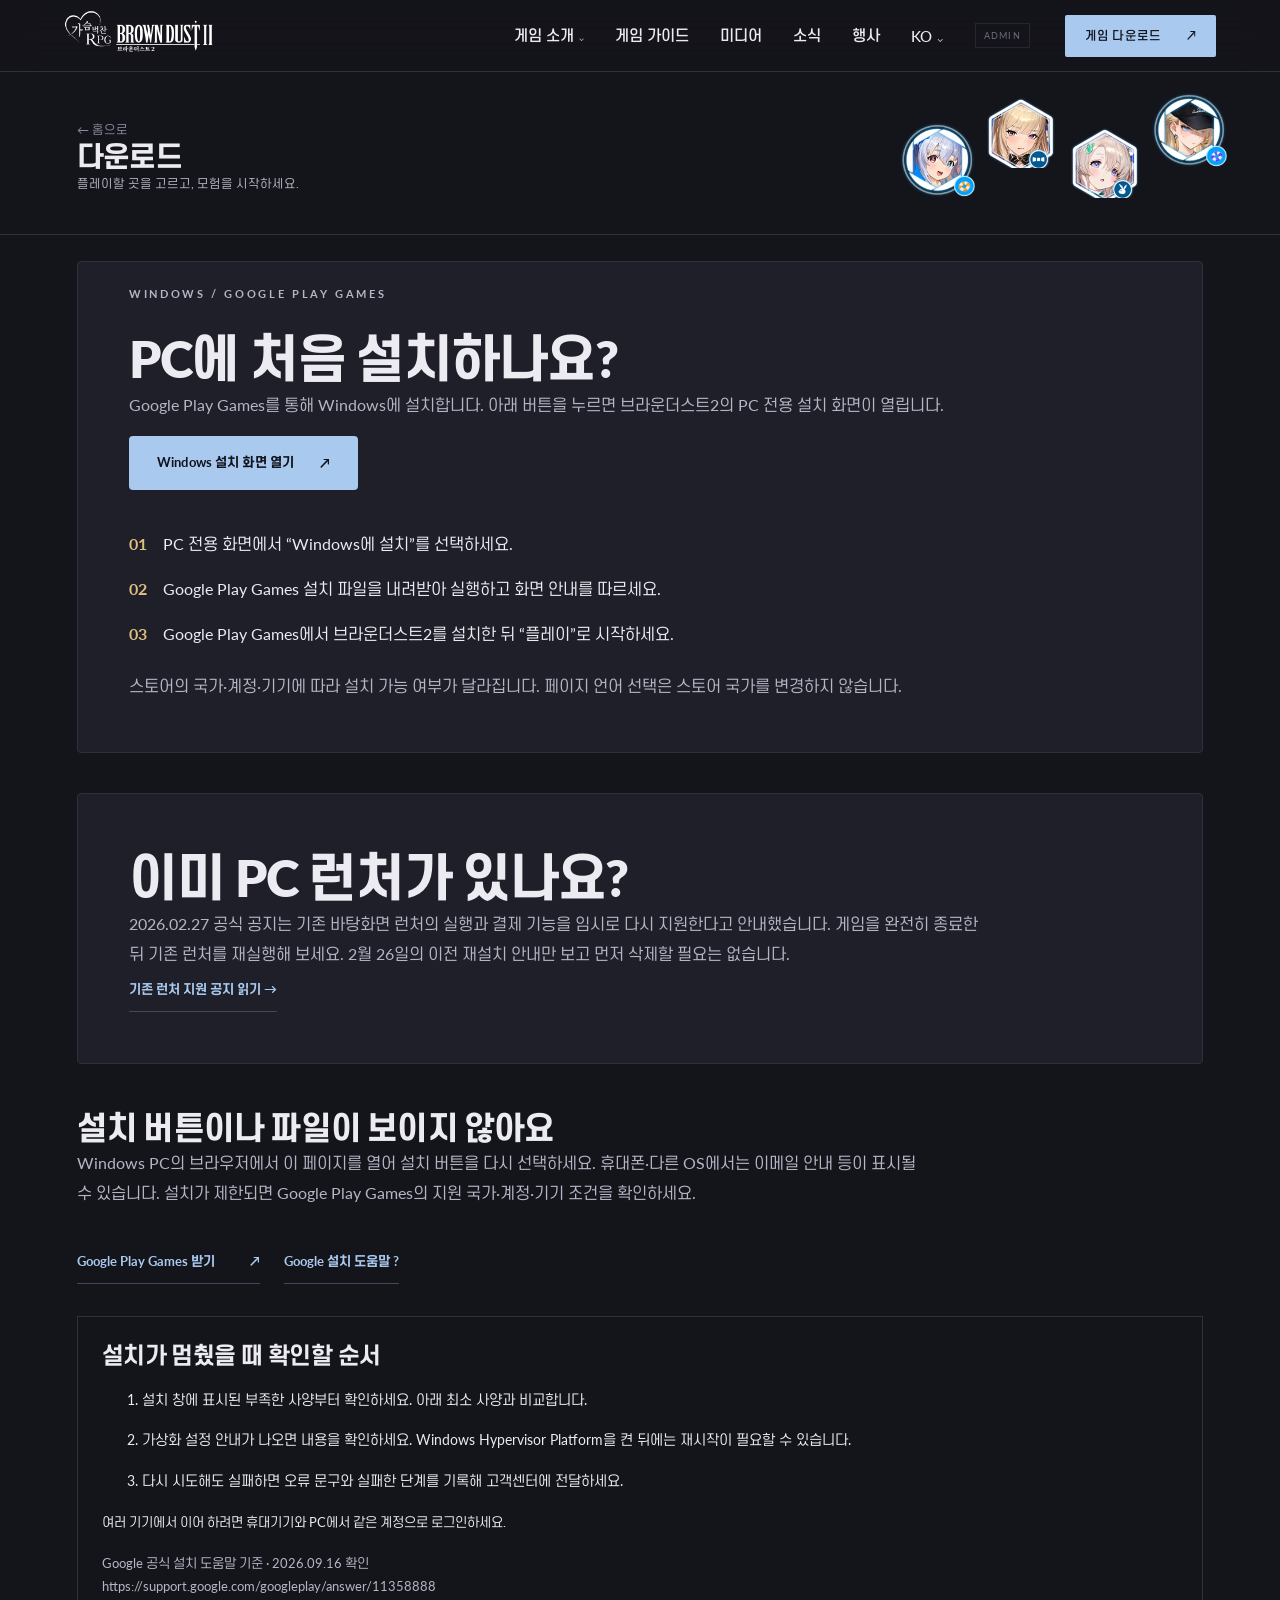
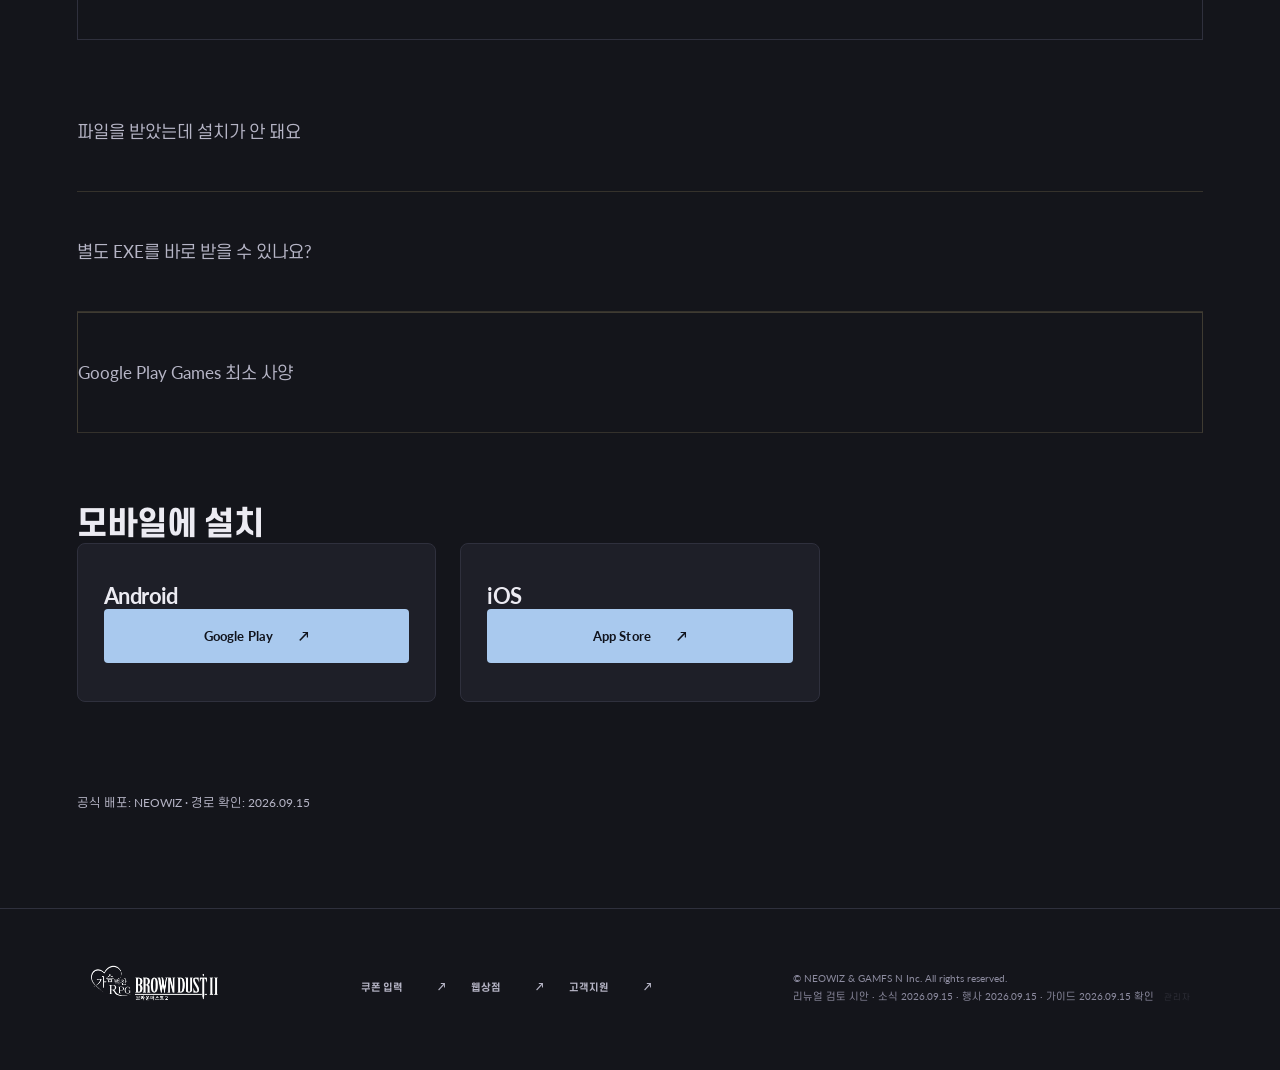
<file: download.html>
<!doctype html><html lang="ko"><head><meta charset="UTF-8"><meta name="viewport" content="width=device-width,initial-scale=1"><meta name="color-scheme" content="light"><link rel="preconnect" href="https://fonts.googleapis.com"><link rel="stylesheet" href="https://fonts.googleapis.com/css2?family=Lato:wght@400;700;900&family=Noto+Sans+JP:wght@400;700&display=swap"><title>브라운더스트2 | download</title><link rel="stylesheet" href="./style.css?v=62e673b2e1b4"></head><body><div id="app"></div><script src="./app.js?v=d4f73486774a" defer></script></body></html>
</file>
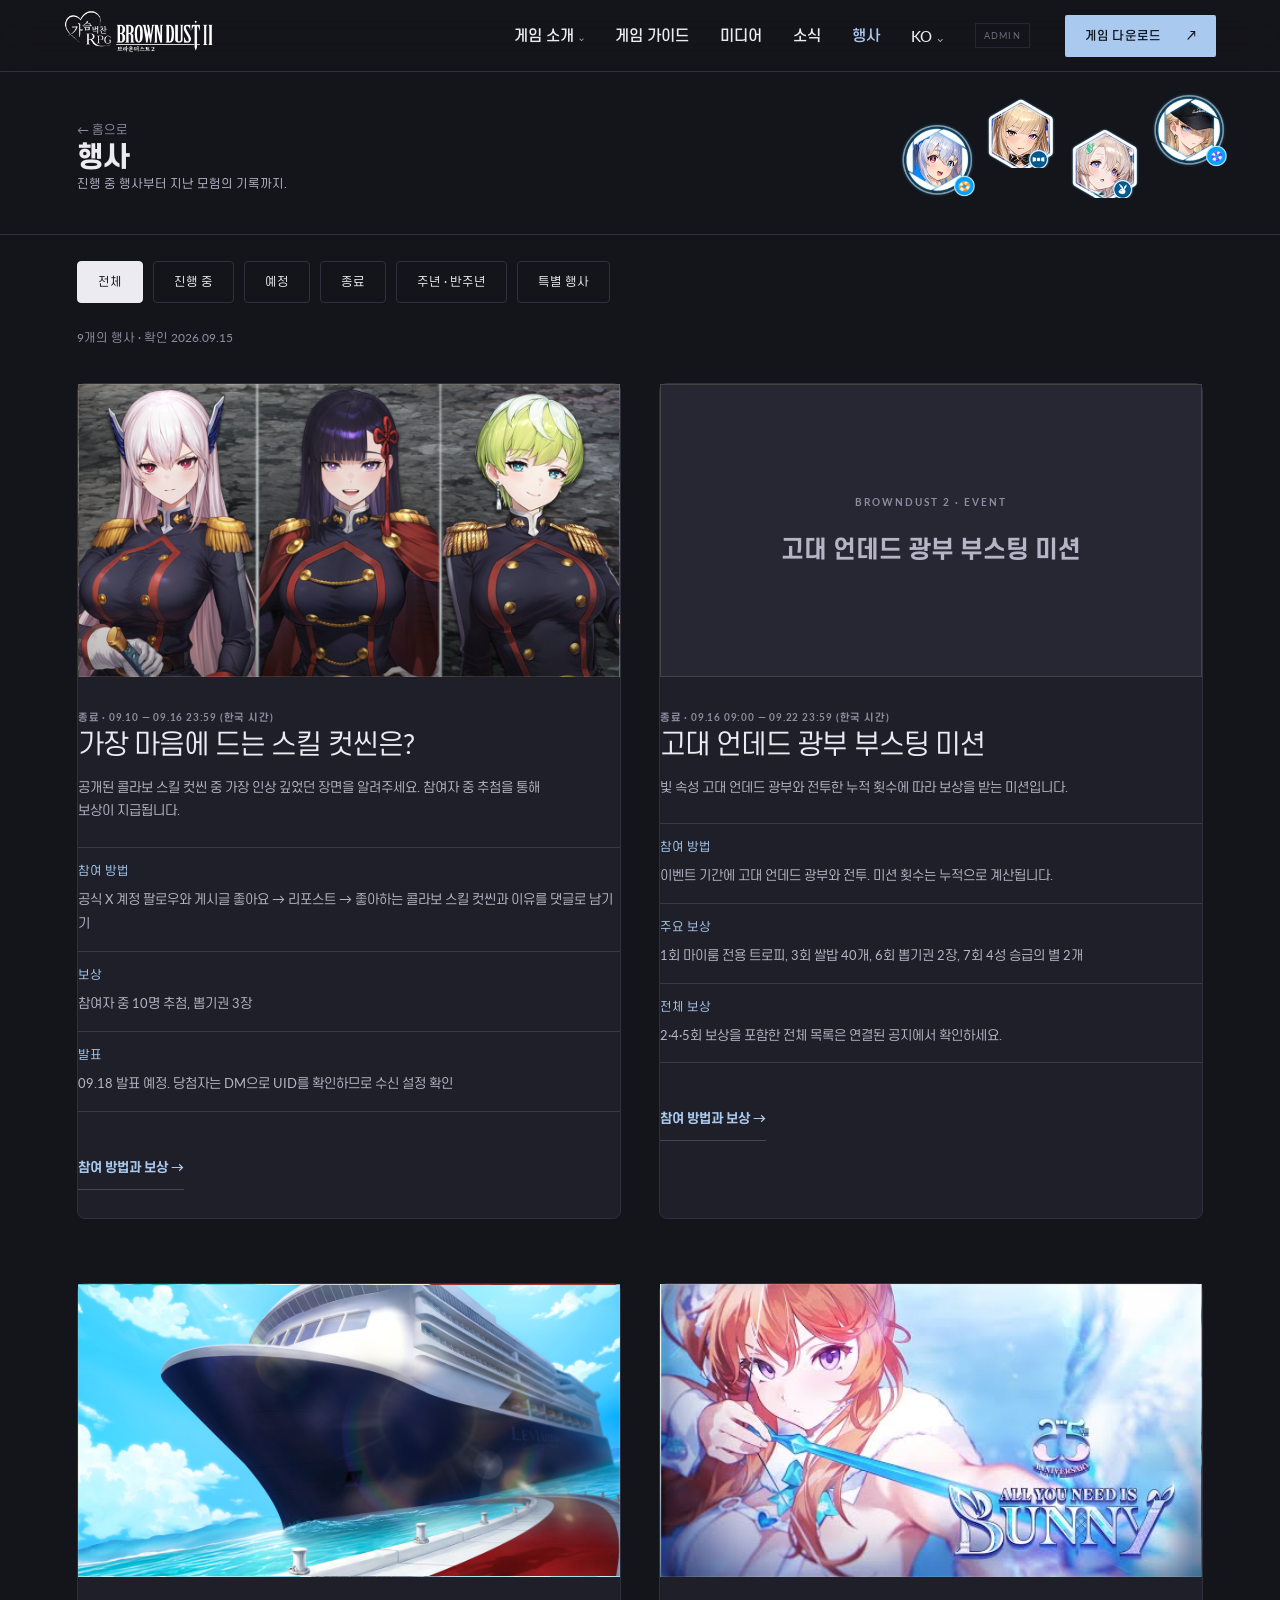
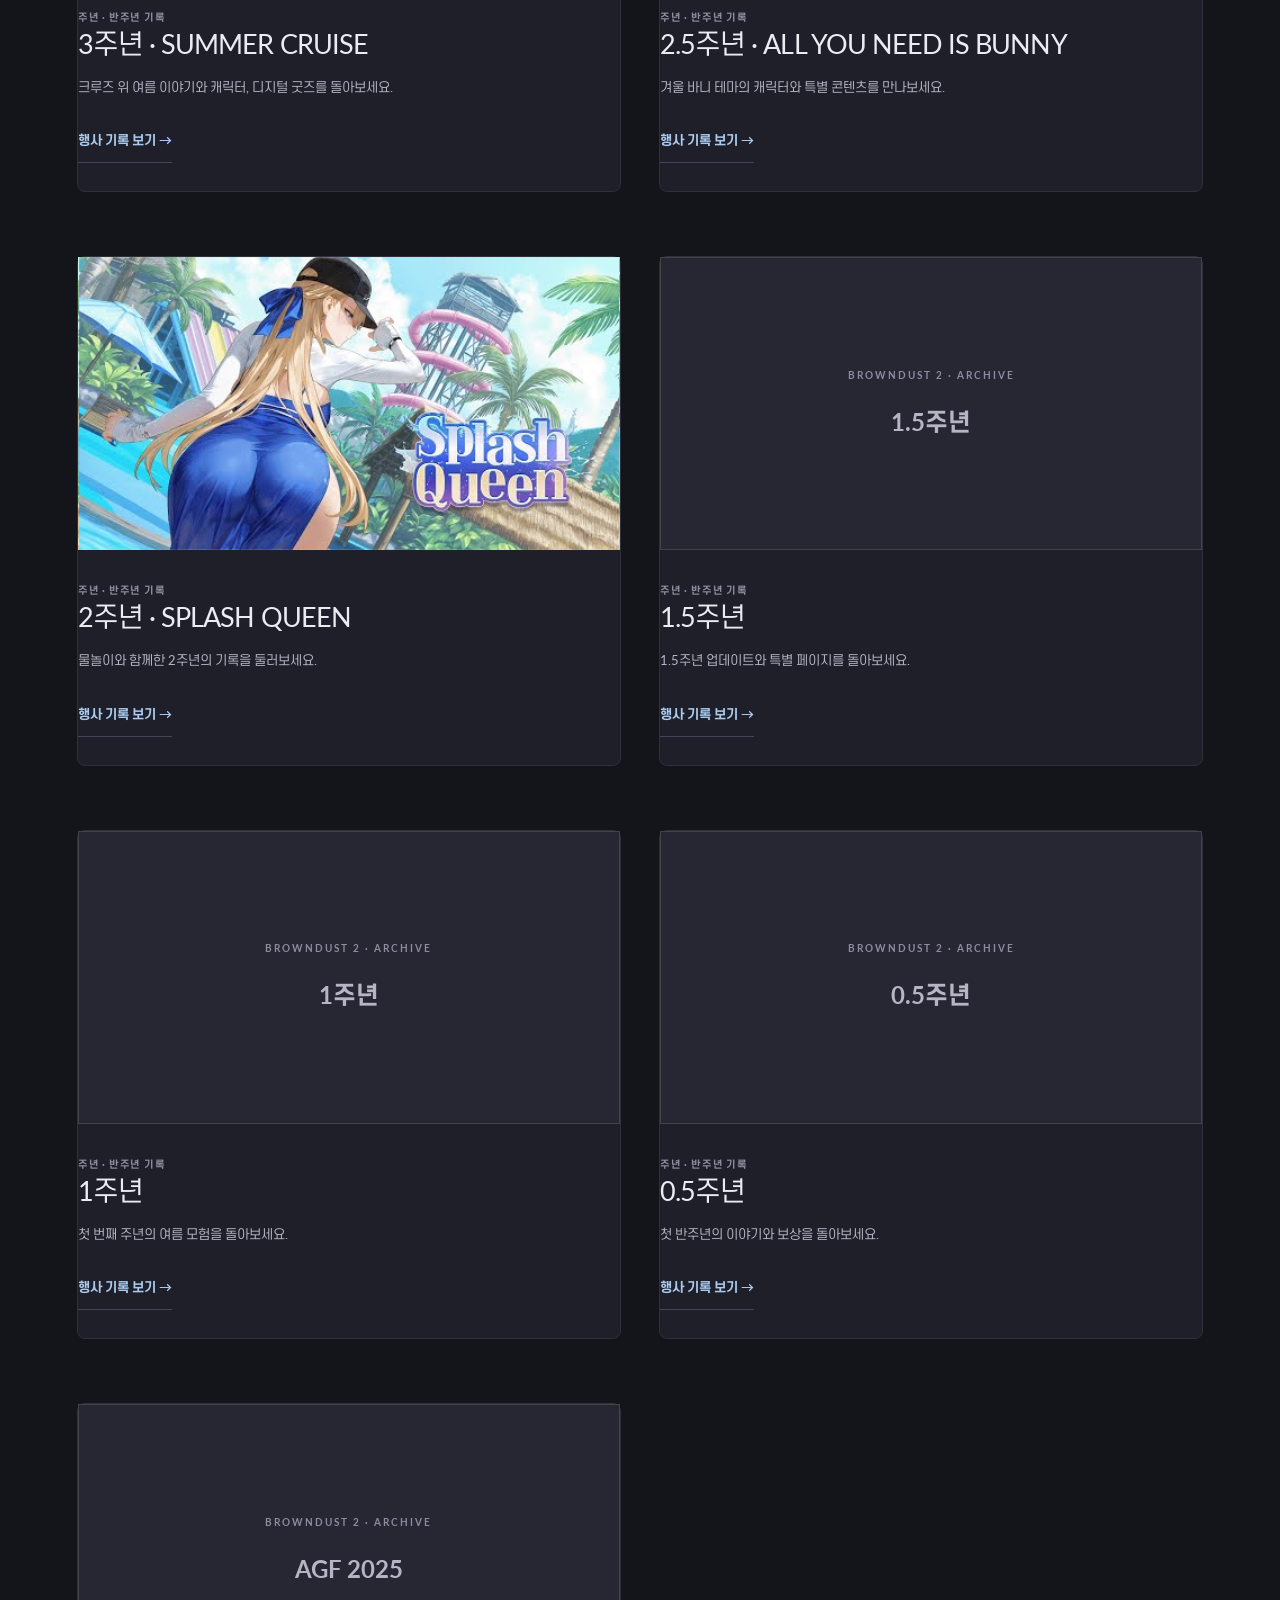
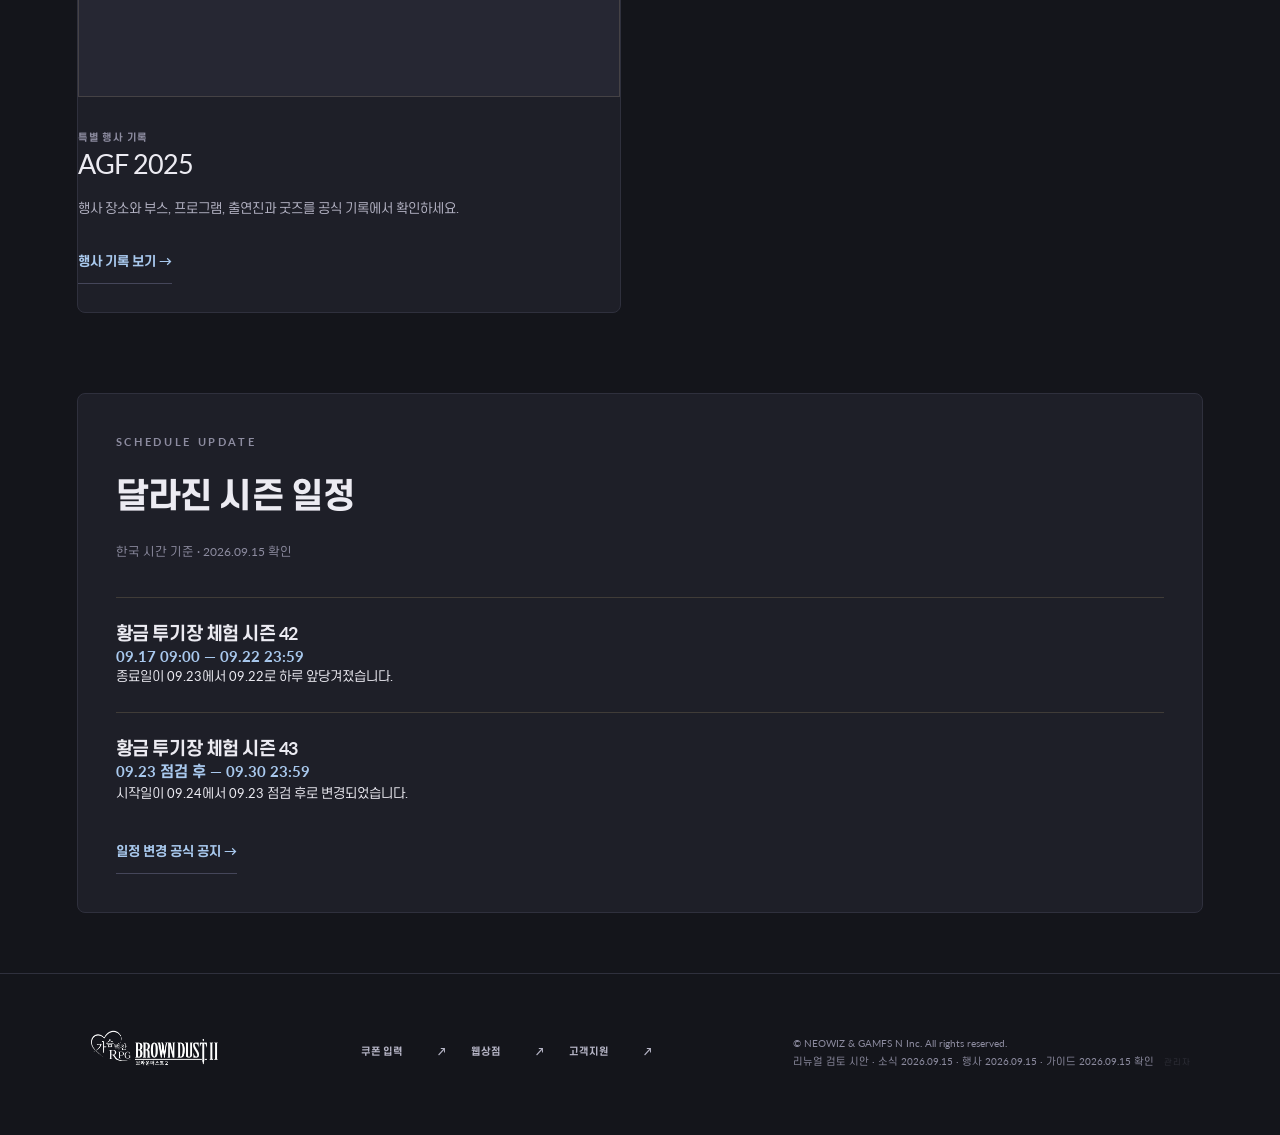
<file: events.html>
<!doctype html><html lang="ko"><head><meta charset="UTF-8"><meta name="viewport" content="width=device-width,initial-scale=1"><meta name="color-scheme" content="light"><link rel="preconnect" href="https://fonts.googleapis.com"><link rel="stylesheet" href="https://fonts.googleapis.com/css2?family=Lato:wght@400;700;900&family=Noto+Sans+JP:wght@400;700&display=swap"><title>브라운더스트2 | events</title><link rel="stylesheet" href="./style.css?v=62e673b2e1b4"></head><body><div id="app"></div><script src="./app.js?v=d4f73486774a" defer></script></body></html>
</file>
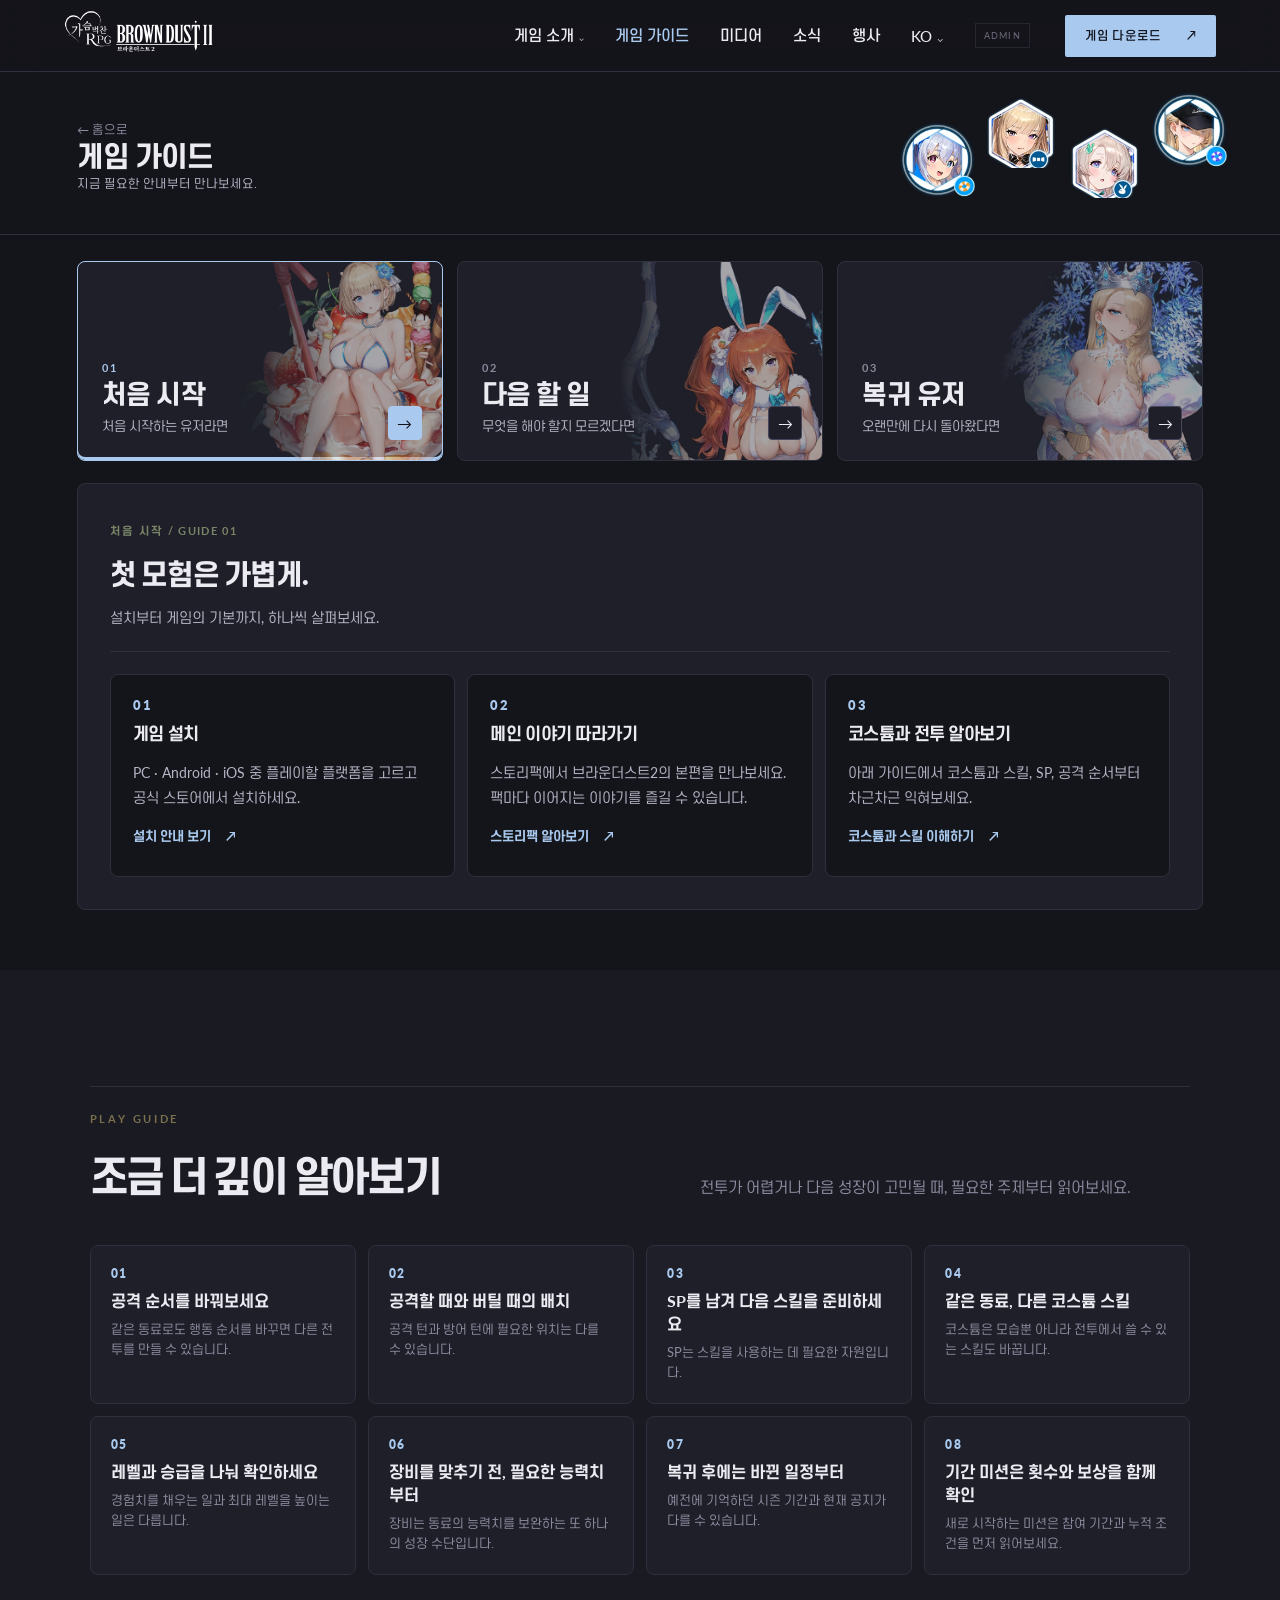
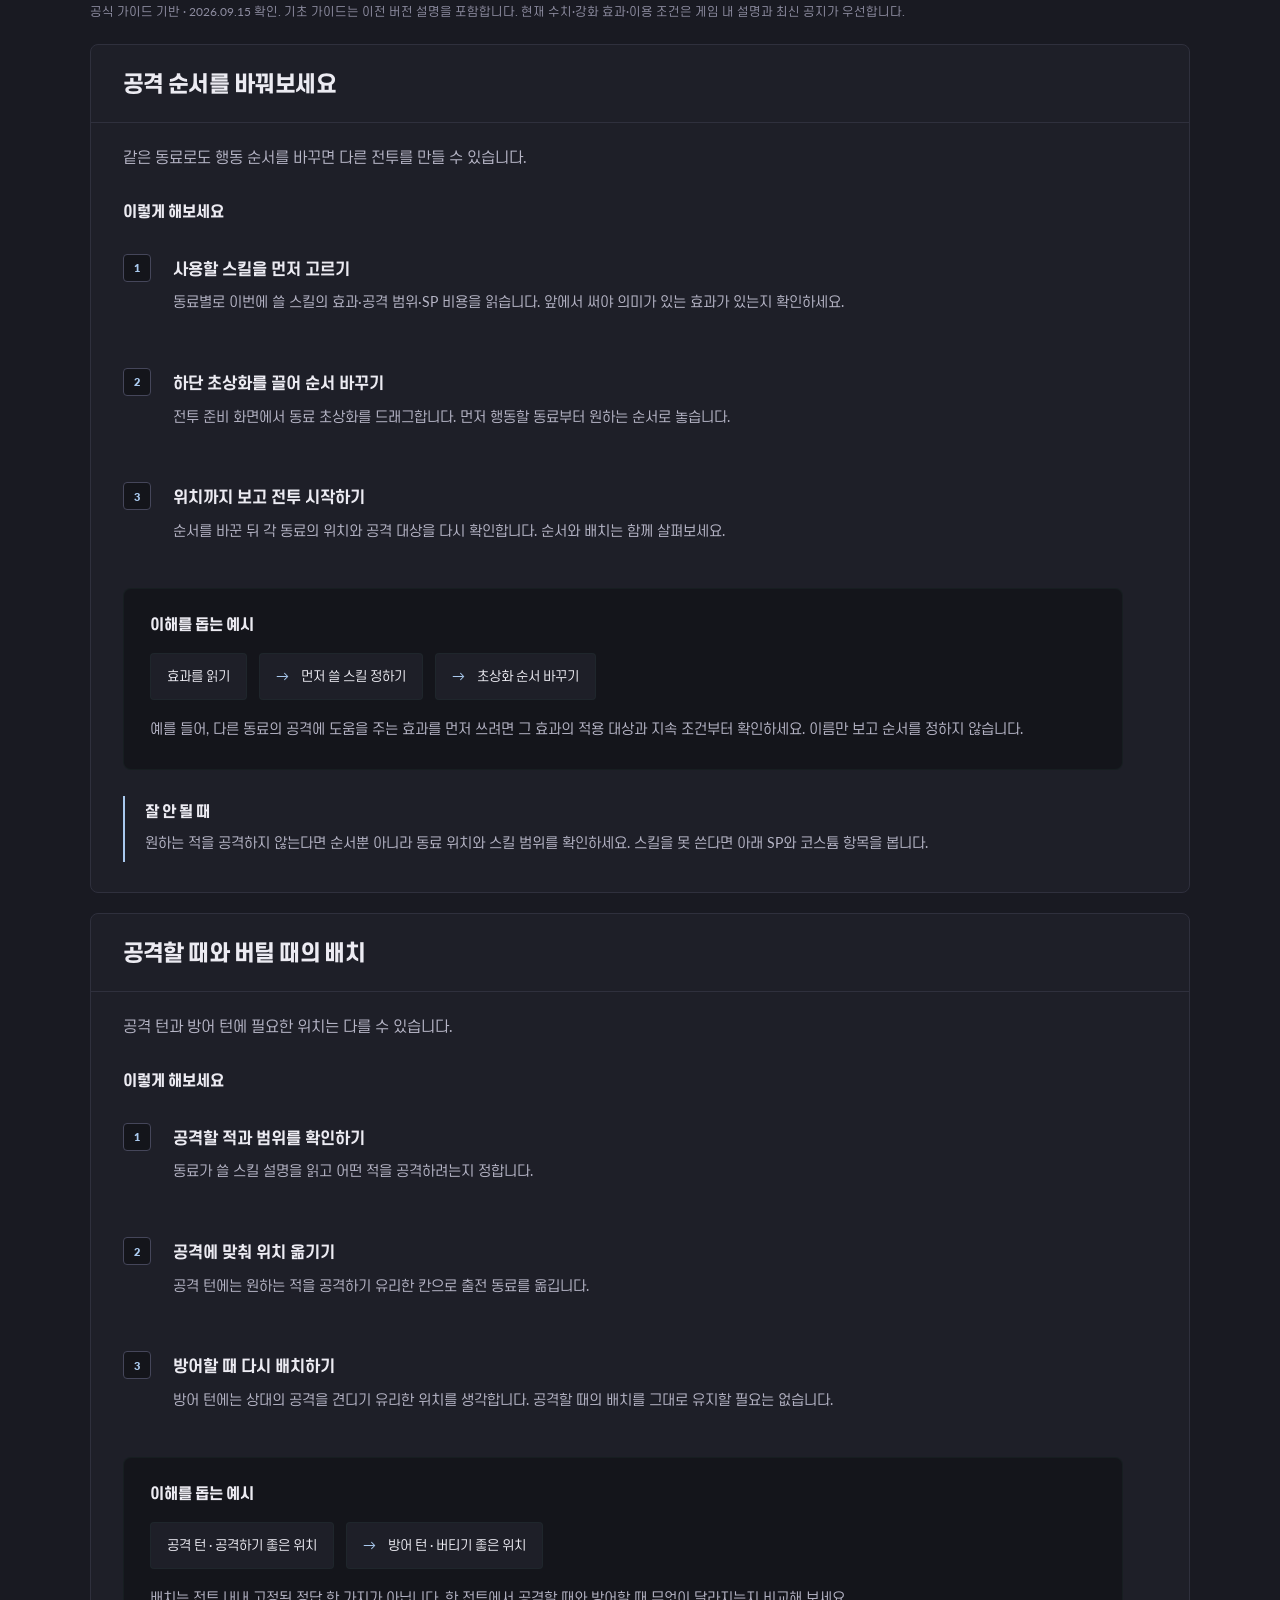
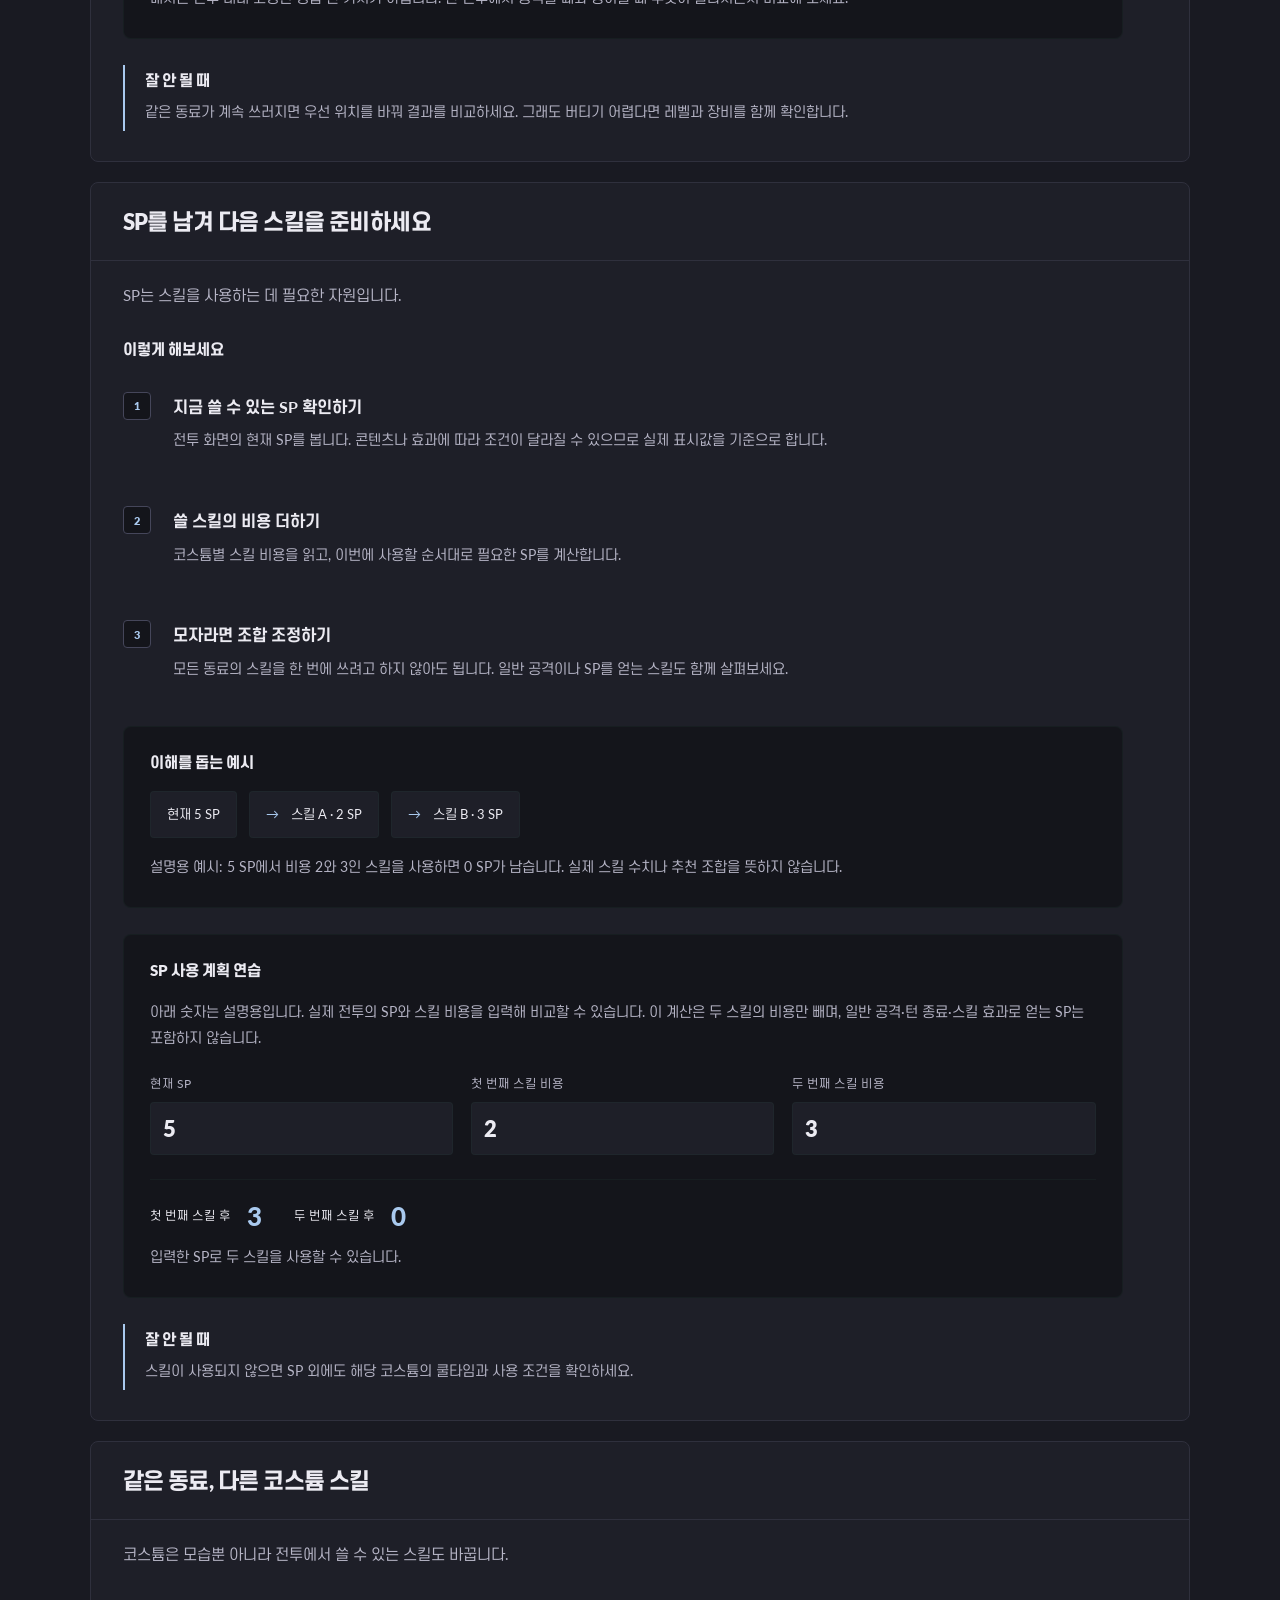
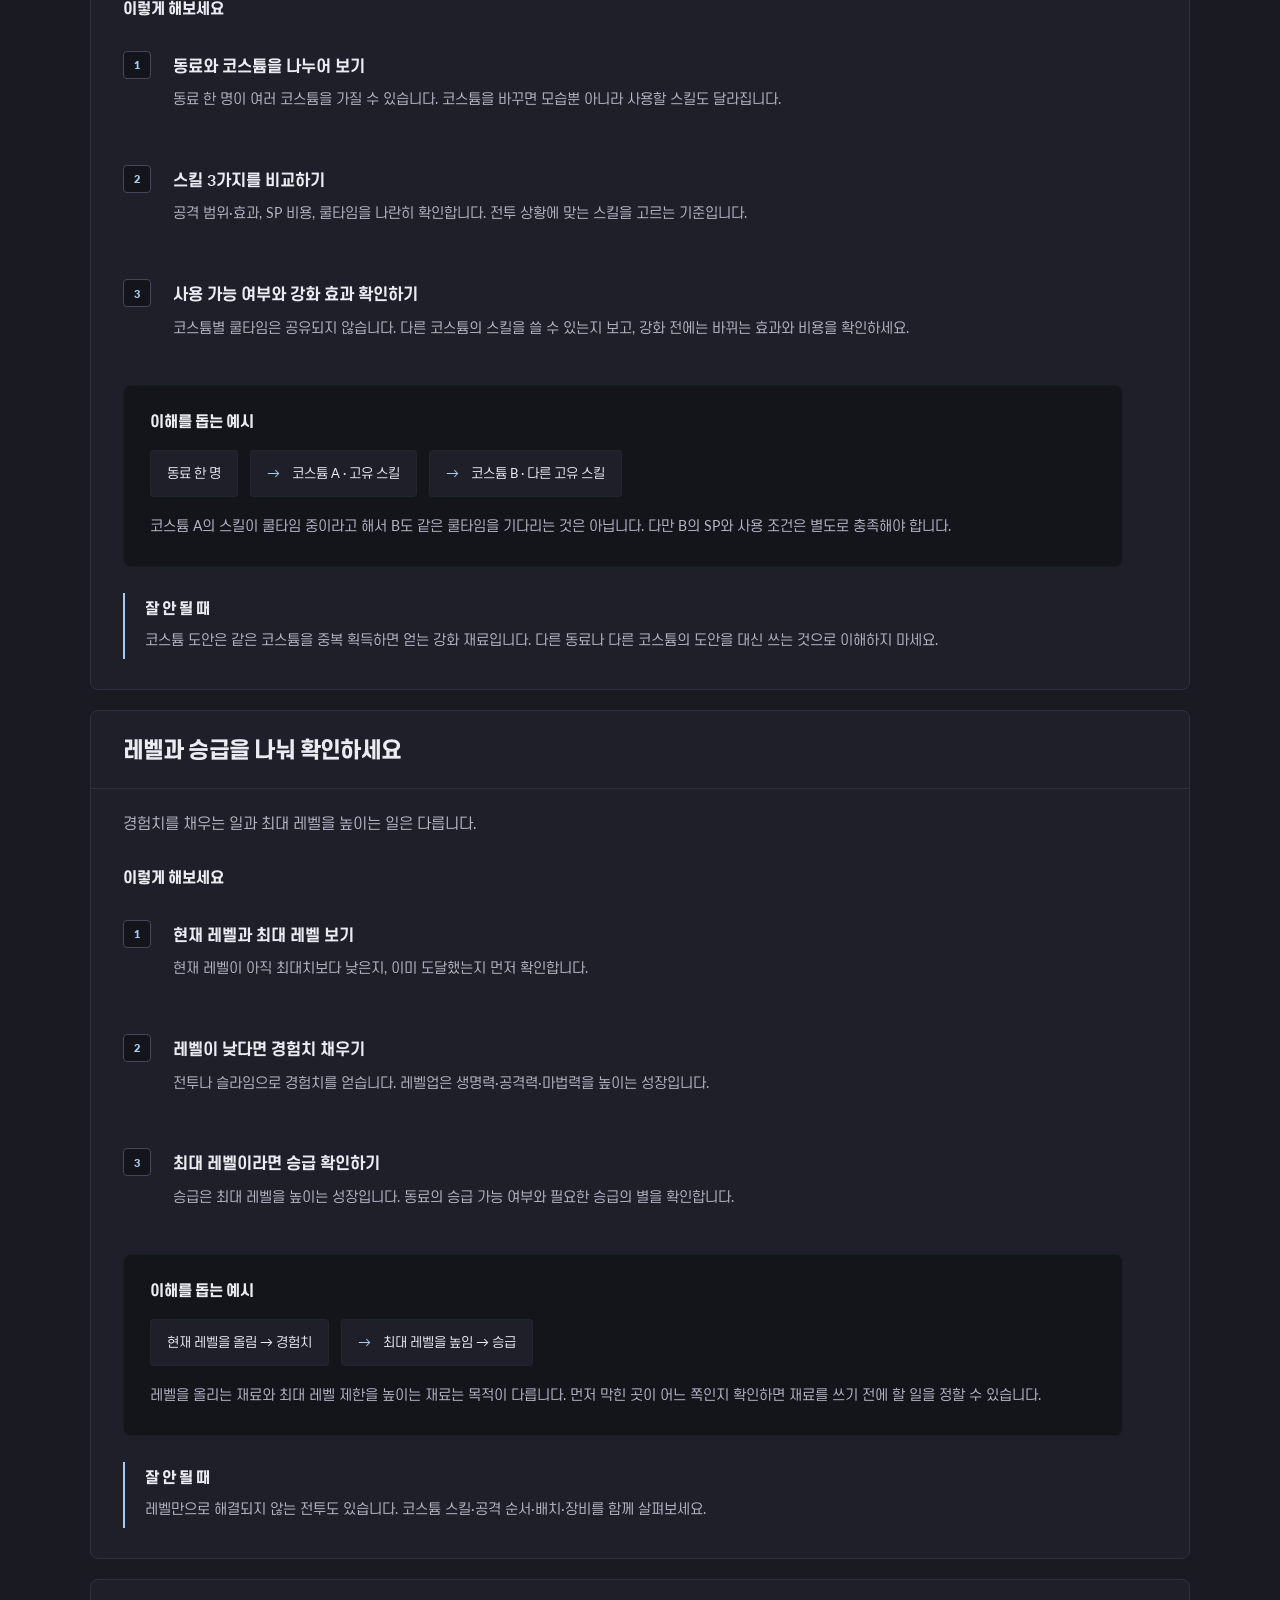
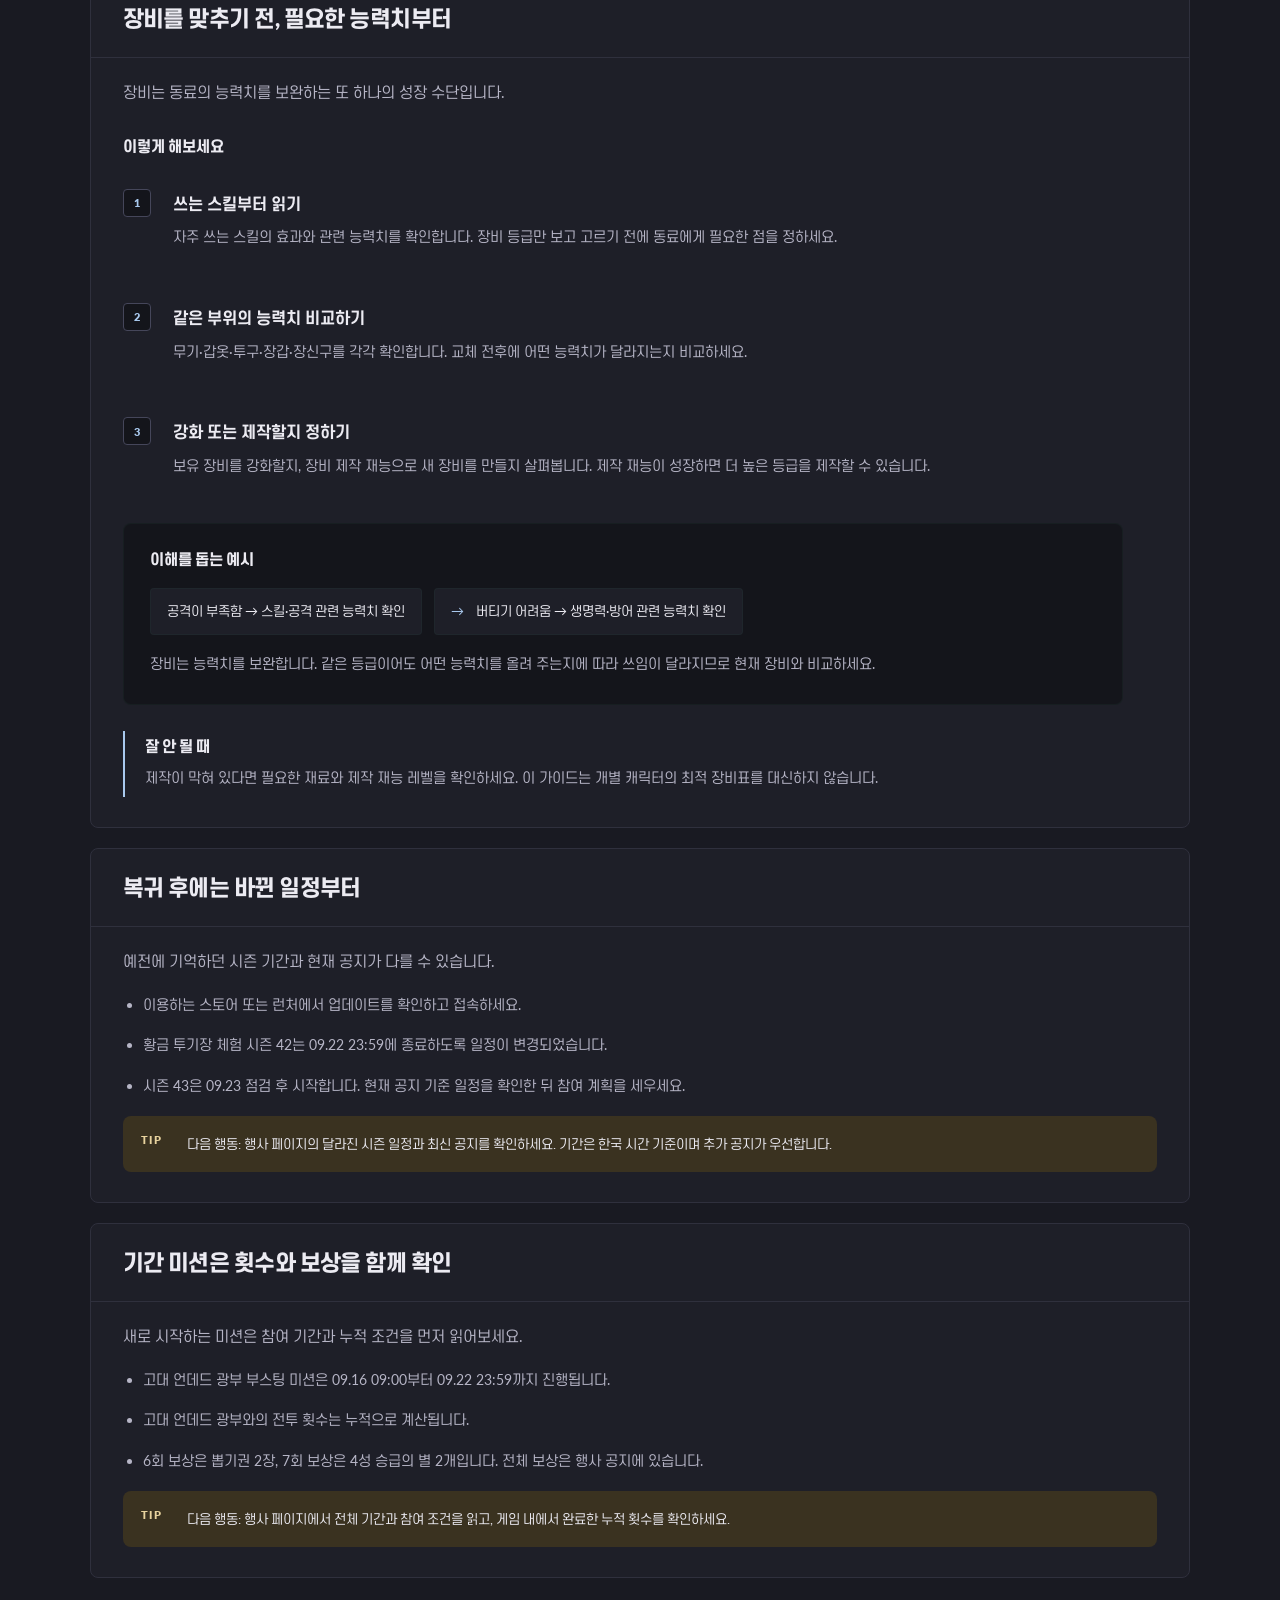
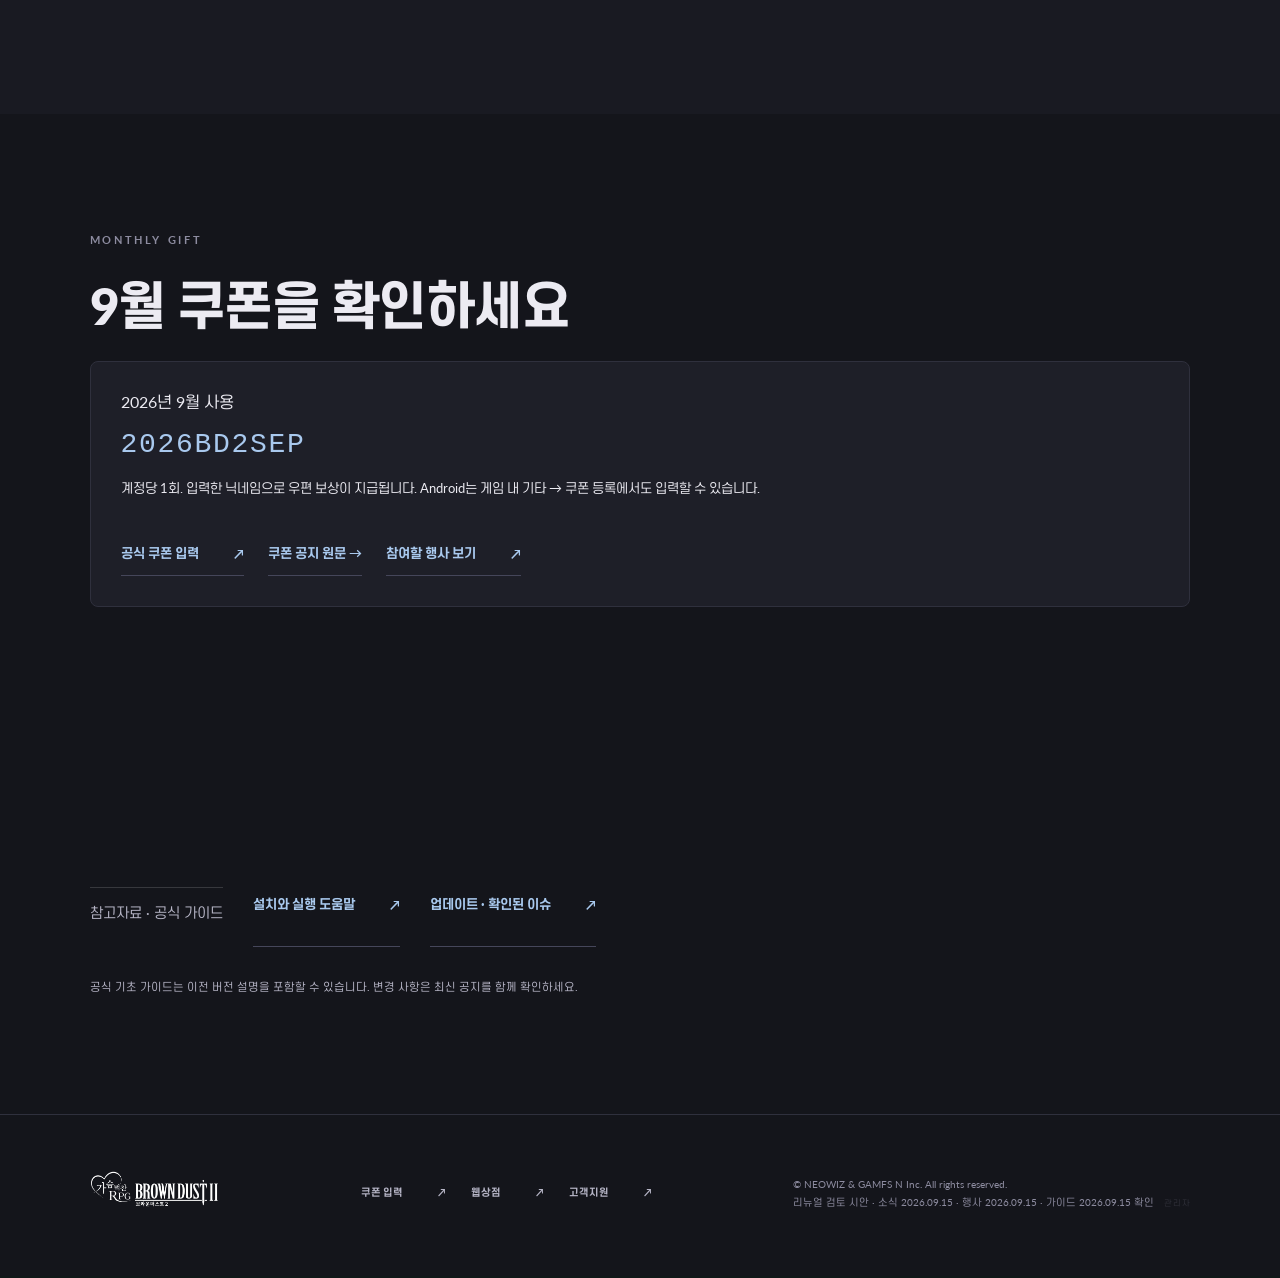
<file: guide.html>
<!doctype html><html lang="ko"><head><meta charset="UTF-8"><meta name="viewport" content="width=device-width,initial-scale=1"><meta name="color-scheme" content="light"><link rel="preconnect" href="https://fonts.googleapis.com"><link rel="stylesheet" href="https://fonts.googleapis.com/css2?family=Lato:wght@400;700;900&family=Noto+Sans+JP:wght@400;700&display=swap"><title>브라운더스트2 | guide</title><link rel="stylesheet" href="./style.css?v=62e673b2e1b4"></head><body><div id="app"></div><script src="./app.js?v=d4f73486774a" defer></script></body></html>
</file>
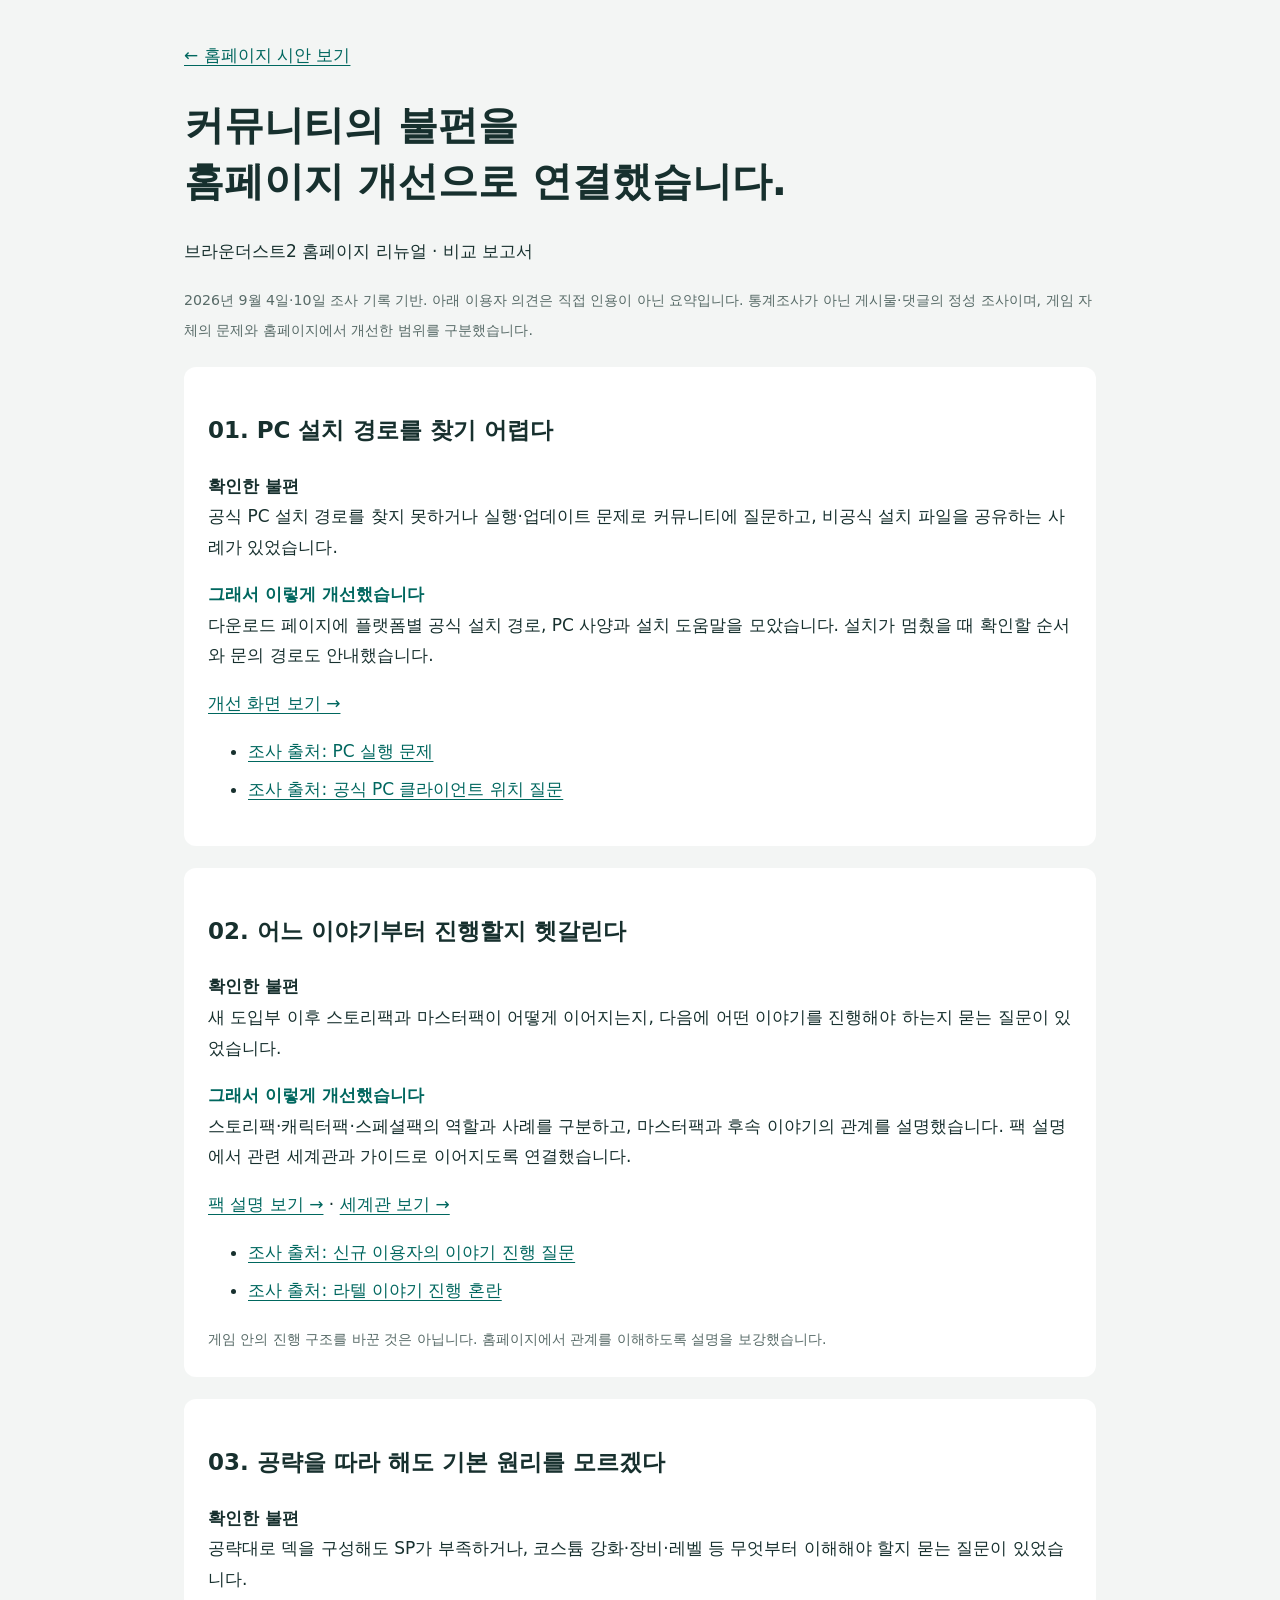
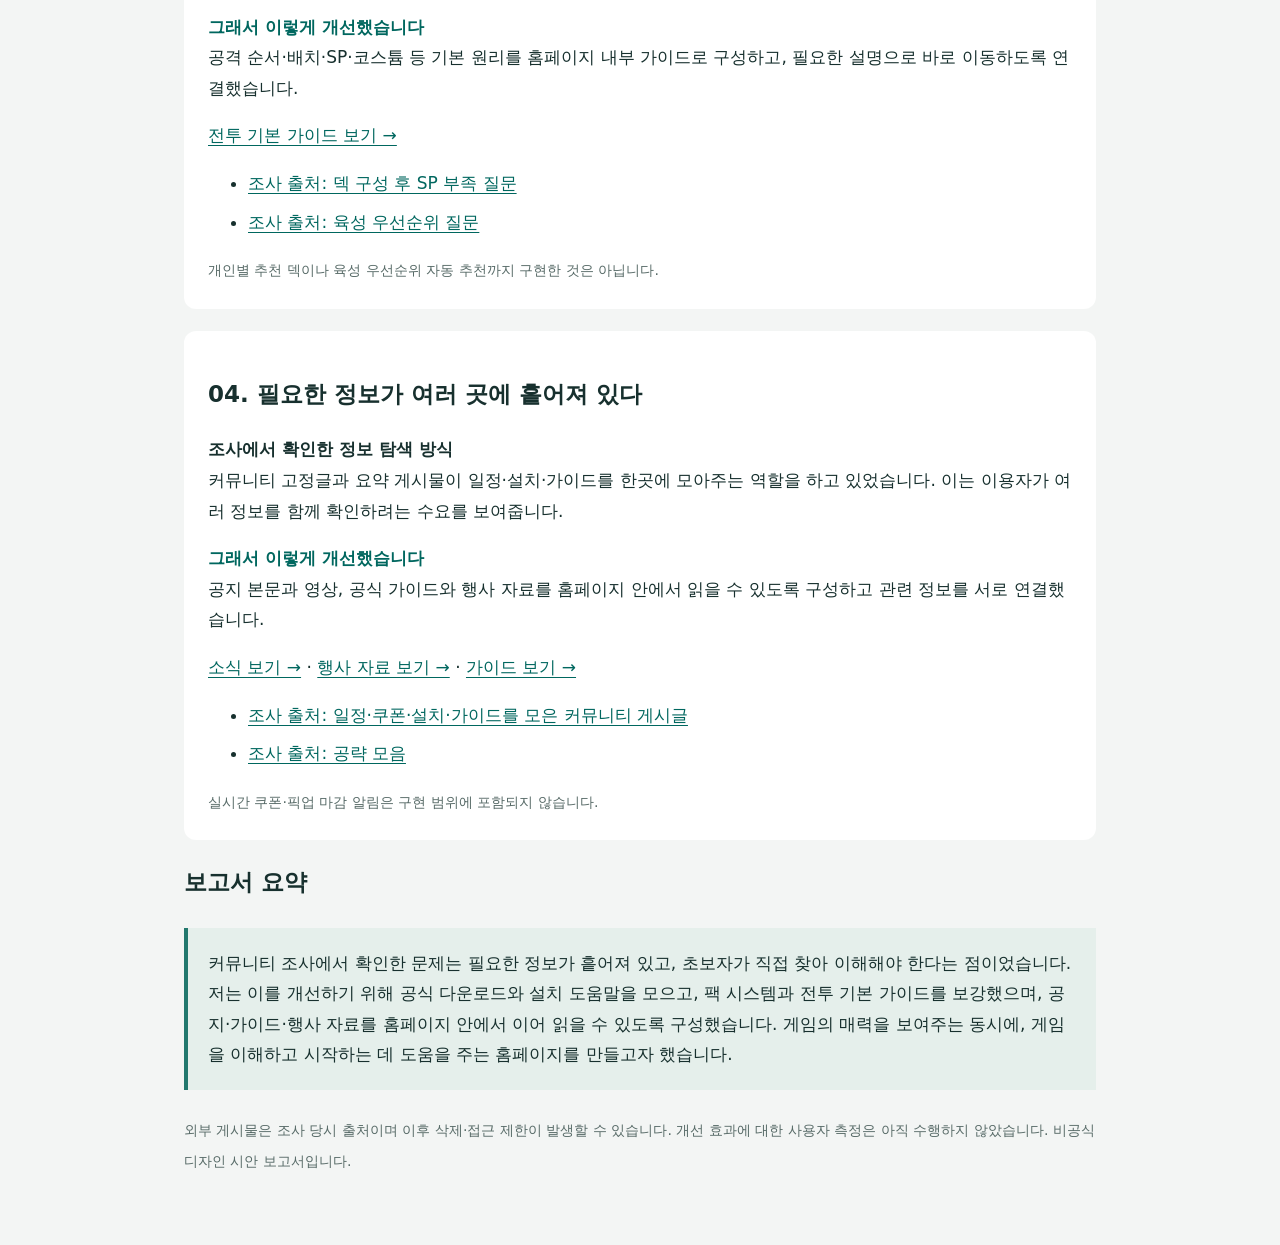
<file: improvement-report.html>
<!doctype html>
<html lang="ko"><head><meta charset="utf-8"><meta name="viewport" content="width=device-width,initial-scale=1"><meta name="robots" content="noindex,nofollow"><title>커뮤니티 의견을 반영한 개선 보고서</title>
<style>*{box-sizing:border-box}body{margin:0;background:#f3f5f4;color:#17302e;font:17px/1.8 system-ui,sans-serif}main{max-width:960px;margin:auto;padding:40px 24px 70px}h1{font-size:clamp(27px,4vw,40px);line-height:1.4}h2{font-size:23px}a{color:#00675f;text-underline-offset:4px}article{background:white;padding:24px;margin:22px 0;border-radius:12px}small{color:#586b68}.tag{font-weight:700;color:#00675f}blockquote{margin:24px 0;padding:20px;border-left:4px solid #22786d;background:#e5efeb}li{margin:8px 0}</style></head>
<body><main><a href="./">← 홈페이지 시안 보기</a><h1>커뮤니티의 불편을<br>홈페이지 개선으로 연결했습니다.</h1><p>브라운더스트2 홈페이지 리뉴얼 · 비교 보고서</p><small>2026년 9월 4일·10일 조사 기록 기반. 아래 이용자 의견은 직접 인용이 아닌 요약입니다. 통계조사가 아닌 게시물·댓글의 정성 조사이며, 게임 자체의 문제와 홈페이지에서 개선한 범위를 구분했습니다.</small>
<article><h2>01. PC 설치 경로를 찾기 어렵다</h2><p><b>확인한 불편</b><br>공식 PC 설치 경로를 찾지 못하거나 실행·업데이트 문제로 커뮤니티에 질문하고, 비공식 설치 파일을 공유하는 사례가 있었습니다.</p><p><span class="tag">그래서 이렇게 개선했습니다</span><br>다운로드 페이지에 플랫폼별 공식 설치 경로, PC 사양과 설치 도움말을 모았습니다. 설치가 멈췄을 때 확인할 순서와 문의 경로도 안내했습니다.</p><p><a href="./download.html">개선 화면 보기 →</a></p><ul><li><a href="https://www.reddit.com/r/BrownDust2/comments/1w61coz/game_starting_on_pc/">조사 출처: PC 실행 문제</a></li><li><a href="https://gall.dcinside.com/mgallery/board/view/?id=browndust2&amp;no=147360">조사 출처: 공식 PC 클라이언트 위치 질문</a></li></ul></article>
<article><h2>02. 어느 이야기부터 진행할지 헷갈린다</h2><p><b>확인한 불편</b><br>새 도입부 이후 스토리팩과 마스터팩이 어떻게 이어지는지, 다음에 어떤 이야기를 진행해야 하는지 묻는 질문이 있었습니다.</p><p><span class="tag">그래서 이렇게 개선했습니다</span><br>스토리팩·캐릭터팩·스페셜팩의 역할과 사례를 구분하고, 마스터팩과 후속 이야기의 관계를 설명했습니다. 팩 설명에서 관련 세계관과 가이드로 이어지도록 연결했습니다.</p><p><a href="./packs.html">팩 설명 보기 →</a> · <a href="./story.html">세계관 보기 →</a></p><ul><li><a href="https://www.reddit.com/r/BrownDust2/comments/1ur755n/new_player_here/">조사 출처: 신규 이용자의 이야기 진행 질문</a></li><li><a href="https://gall.dcinside.com/mgallery/board/view/?id=browndust2&amp;no=263010">조사 출처: 라텔 이야기 진행 혼란</a></li></ul><small>게임 안의 진행 구조를 바꾼 것은 아닙니다. 홈페이지에서 관계를 이해하도록 설명을 보강했습니다.</small></article>
<article><h2>03. 공략을 따라 해도 기본 원리를 모르겠다</h2><p><b>확인한 불편</b><br>공략대로 덱을 구성해도 SP가 부족하거나, 코스튬 강화·장비·레벨 등 무엇부터 이해해야 할지 묻는 질문이 있었습니다.</p><p><span class="tag">그래서 이렇게 개선했습니다</span><br>공격 순서·배치·SP·코스튬 등 기본 원리를 홈페이지 내부 가이드로 구성하고, 필요한 설명으로 바로 이동하도록 연결했습니다.</p><p><a href="./guide.html?lang=ko#battle-order">전투 기본 가이드 보기 →</a></p><ul><li><a href="https://gall.dcinside.com/mgallery/board/view/?id=browndust2&amp;no=263156">조사 출처: 덱 구성 후 SP 부족 질문</a></li><li><a href="https://gall.dcinside.com/mgallery/board/view/?id=browndust2&amp;no=256950">조사 출처: 육성 우선순위 질문</a></li></ul><small>개인별 추천 덱이나 육성 우선순위 자동 추천까지 구현한 것은 아닙니다.</small></article>
<article><h2>04. 필요한 정보가 여러 곳에 흩어져 있다</h2><p><b>조사에서 확인한 정보 탐색 방식</b><br>커뮤니티 고정글과 요약 게시물이 일정·설치·가이드를 한곳에 모아주는 역할을 하고 있었습니다. 이는 이용자가 여러 정보를 함께 확인하려는 수요를 보여줍니다.</p><p><span class="tag">그래서 이렇게 개선했습니다</span><br>공지 본문과 영상, 공식 가이드와 행사 자료를 홈페이지 안에서 읽을 수 있도록 구성하고 관련 정보를 서로 연결했습니다.</p><p><a href="./news.html">소식 보기 →</a> · <a href="./events.html">행사 자료 보기 →</a> · <a href="./guide.html">가이드 보기 →</a></p><ul><li><a href="https://www.reddit.com/r/BrownDust2Official/comments/1n2321x/">조사 출처: 일정·쿠폰·설치·가이드를 모은 커뮤니티 게시글</a></li><li><a href="https://gall.dcinside.com/mgallery/board/view/?id=browndust2&amp;no=133310">조사 출처: 공략 모음</a></li></ul><small>실시간 쿠폰·픽업 마감 알림은 구현 범위에 포함되지 않습니다.</small></article>
<h2>보고서 요약</h2><blockquote>커뮤니티 조사에서 확인한 문제는 필요한 정보가 흩어져 있고, 초보자가 직접 찾아 이해해야 한다는 점이었습니다. 저는 이를 개선하기 위해 공식 다운로드와 설치 도움말을 모으고, 팩 시스템과 전투 기본 가이드를 보강했으며, 공지·가이드·행사 자료를 홈페이지 안에서 이어 읽을 수 있도록 구성했습니다. 게임의 매력을 보여주는 동시에, 게임을 이해하고 시작하는 데 도움을 주는 홈페이지를 만들고자 했습니다.</blockquote><small>외부 게시물은 조사 당시 출처이며 이후 삭제·접근 제한이 발생할 수 있습니다. 개선 효과에 대한 사용자 측정은 아직 수행하지 않았습니다. 비공식 디자인 시안 보고서입니다.</small></main></body></html>
</file>
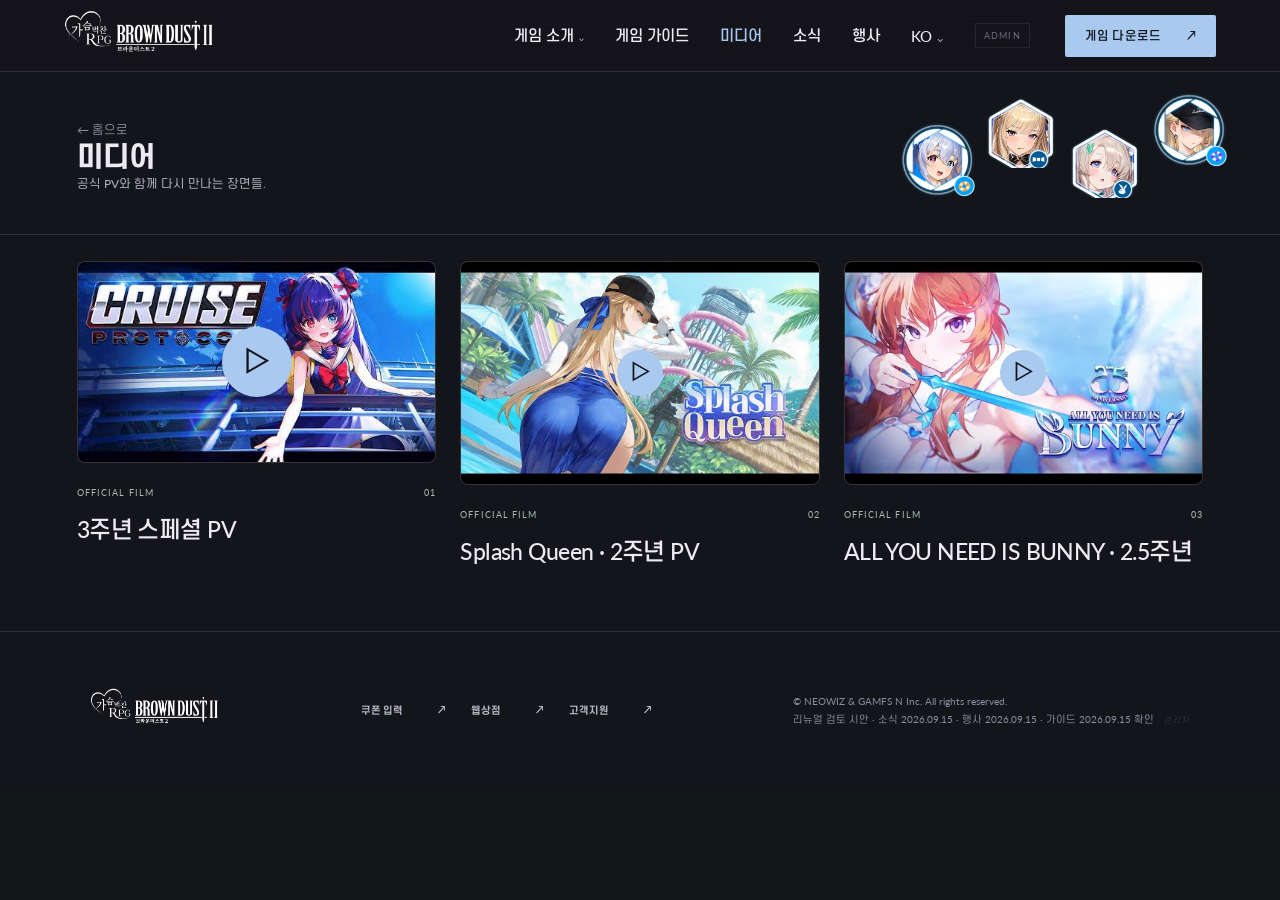
<file: media.html>
<!doctype html><html lang="ko"><head><meta charset="UTF-8"><meta name="viewport" content="width=device-width,initial-scale=1"><meta name="color-scheme" content="light"><link rel="preconnect" href="https://fonts.googleapis.com"><link rel="stylesheet" href="https://fonts.googleapis.com/css2?family=Lato:wght@400;700;900&family=Noto+Sans+JP:wght@400;700&display=swap"><title>브라운더스트2 | media</title><link rel="stylesheet" href="./style.css?v=62e673b2e1b4"></head><body><div id="app"></div><script src="./app.js?v=d4f73486774a" defer></script></body></html>
</file>
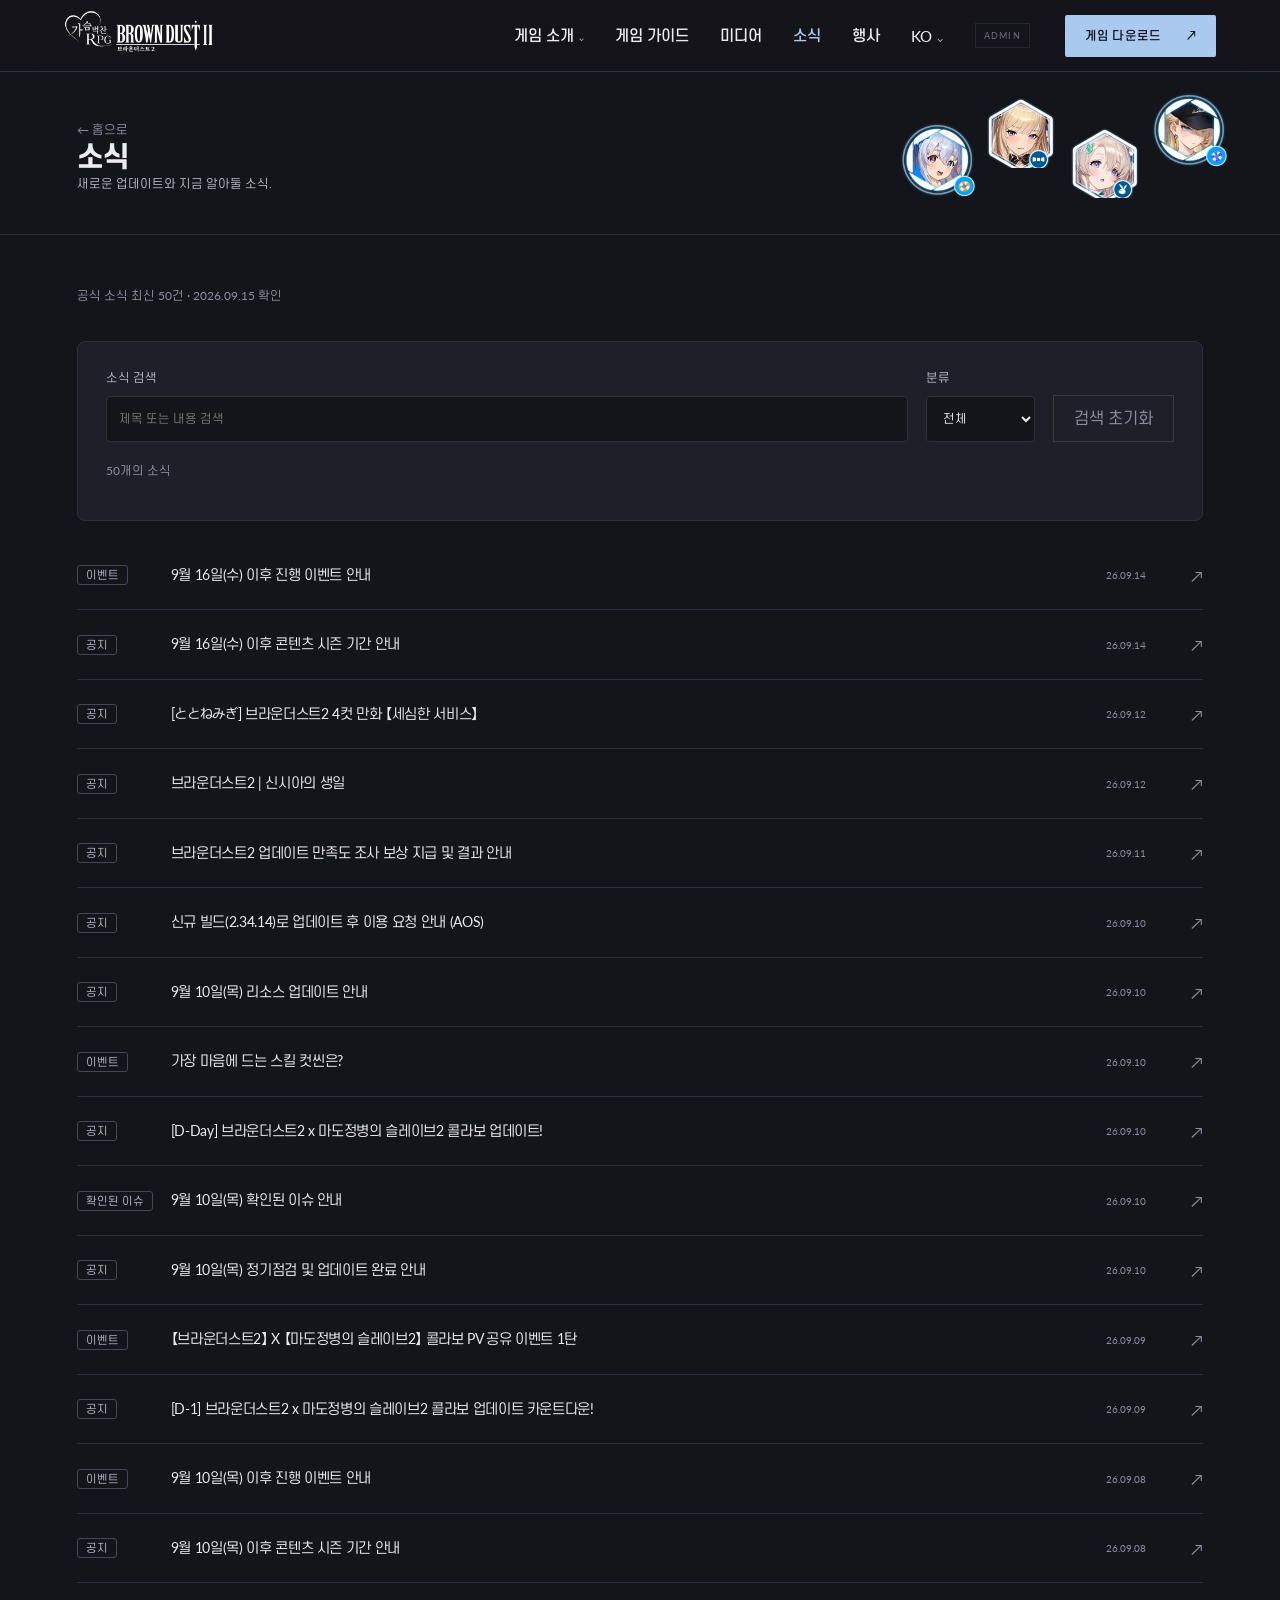
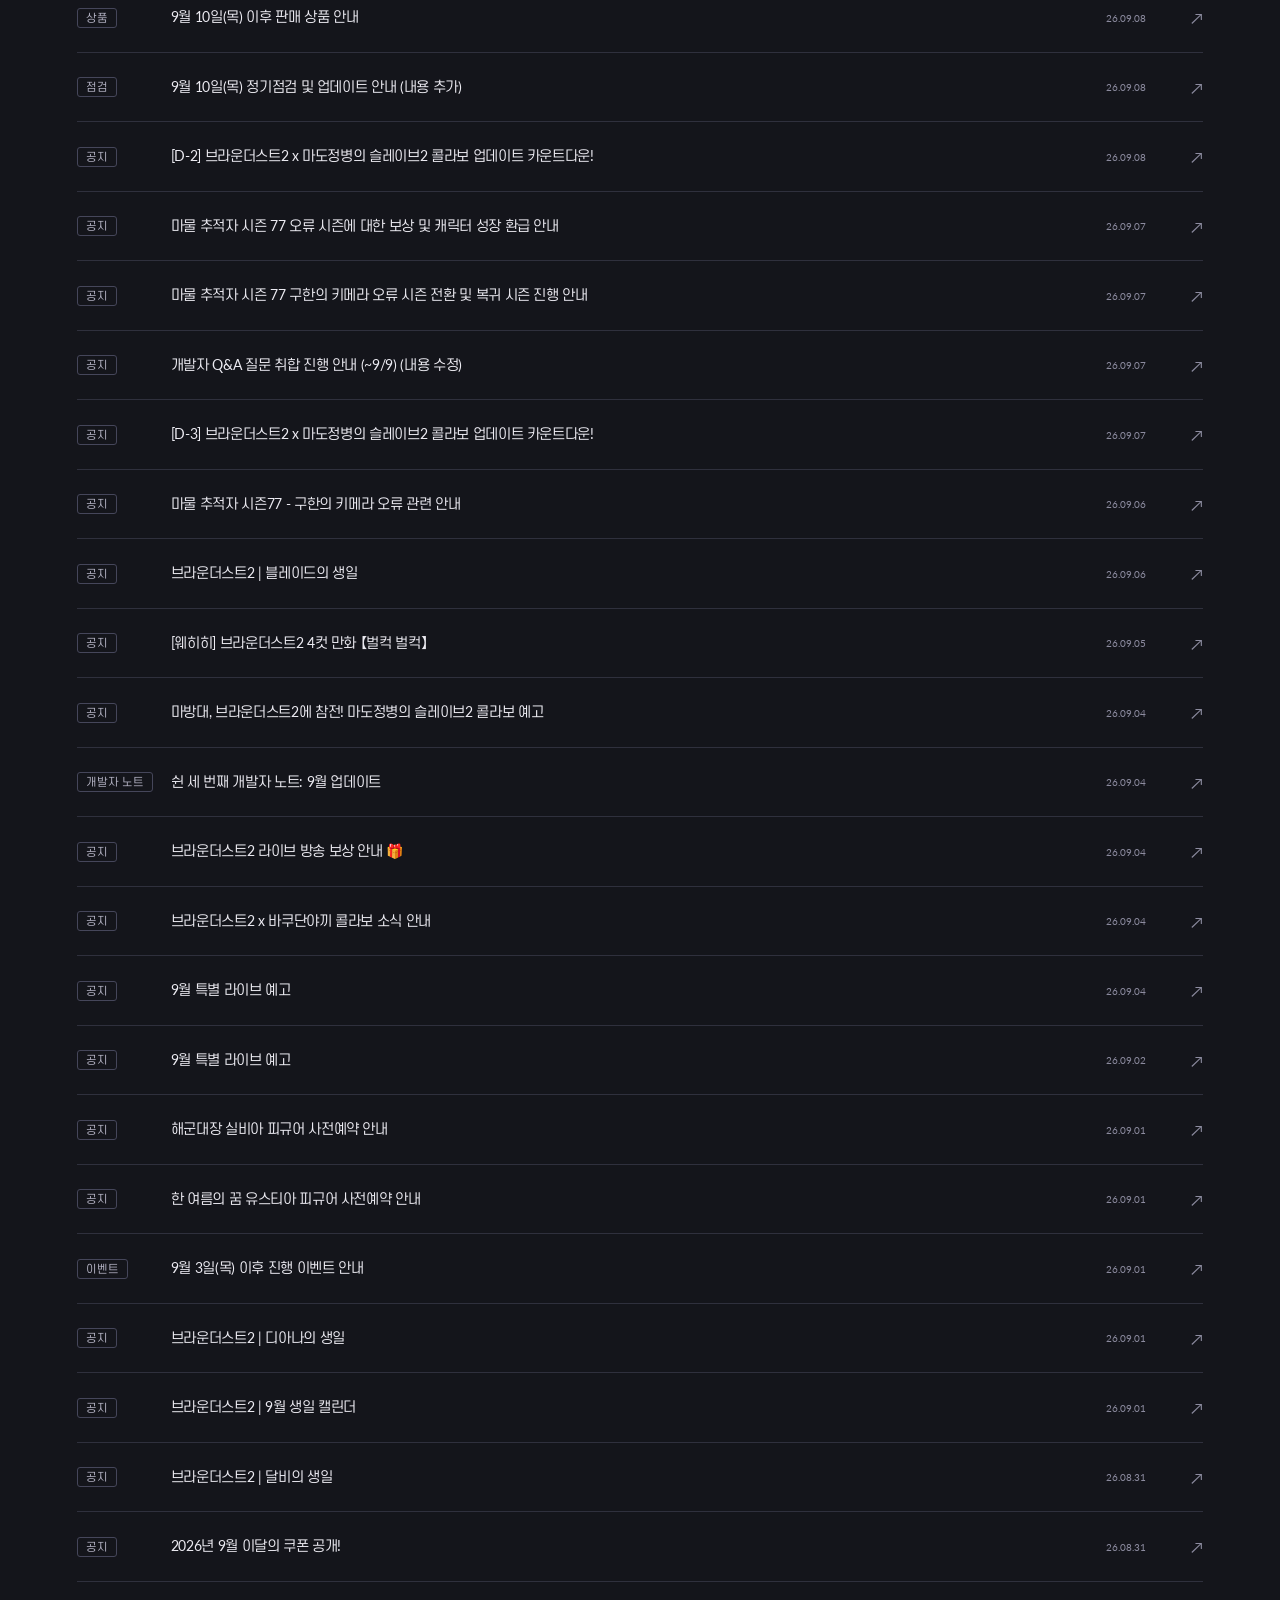
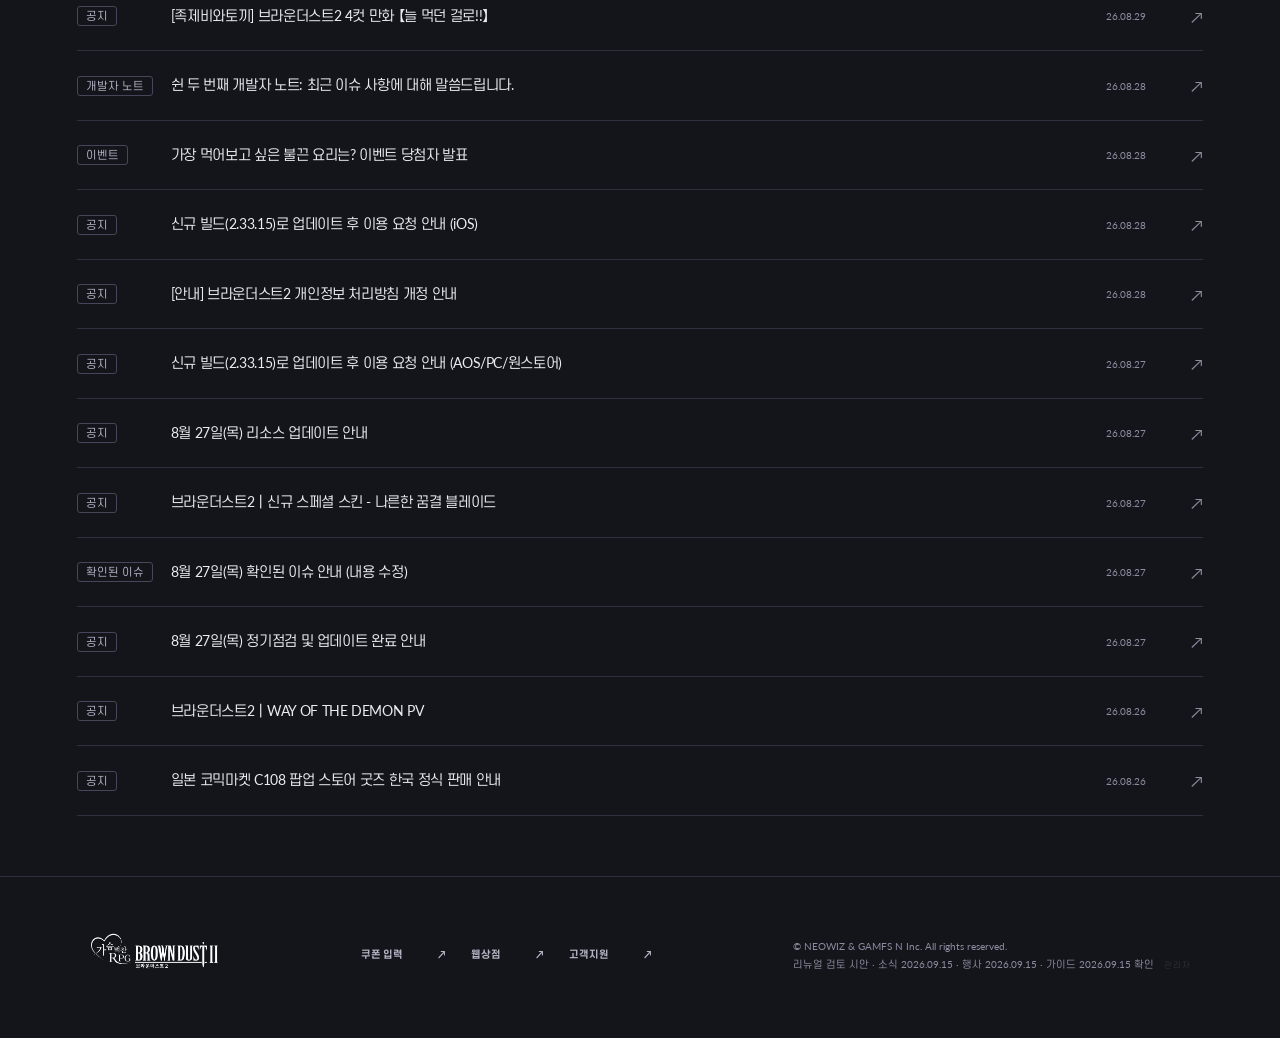
<file: news.html>
<!doctype html><html lang="ko"><head><meta charset="UTF-8"><meta name="viewport" content="width=device-width,initial-scale=1"><meta name="color-scheme" content="light"><link rel="preconnect" href="https://fonts.googleapis.com"><link rel="stylesheet" href="https://fonts.googleapis.com/css2?family=Lato:wght@400;700;900&family=Noto+Sans+JP:wght@400;700&display=swap"><title>브라운더스트2 | news</title><link rel="stylesheet" href="./style.css?v=62e673b2e1b4"></head><body><div id="app"></div><script src="./app.js?v=d4f73486774a" defer></script></body></html>
</file>
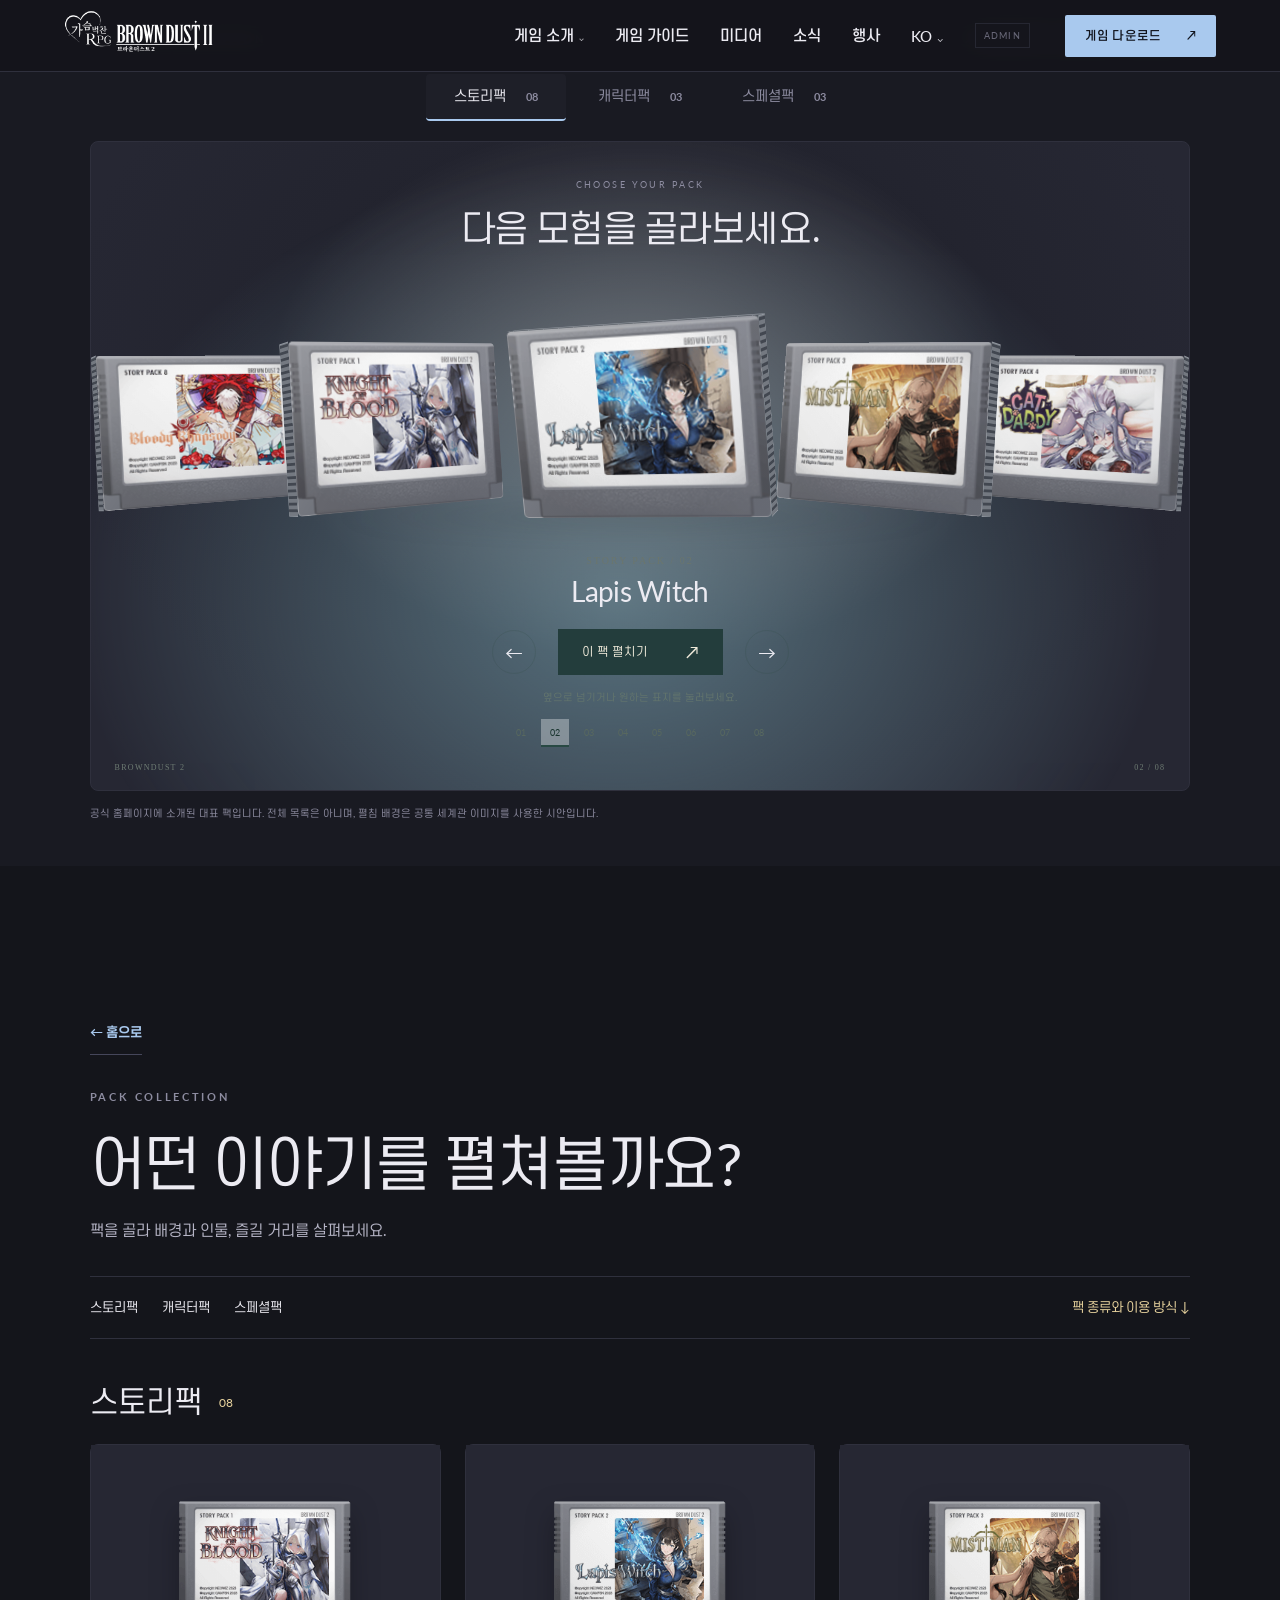
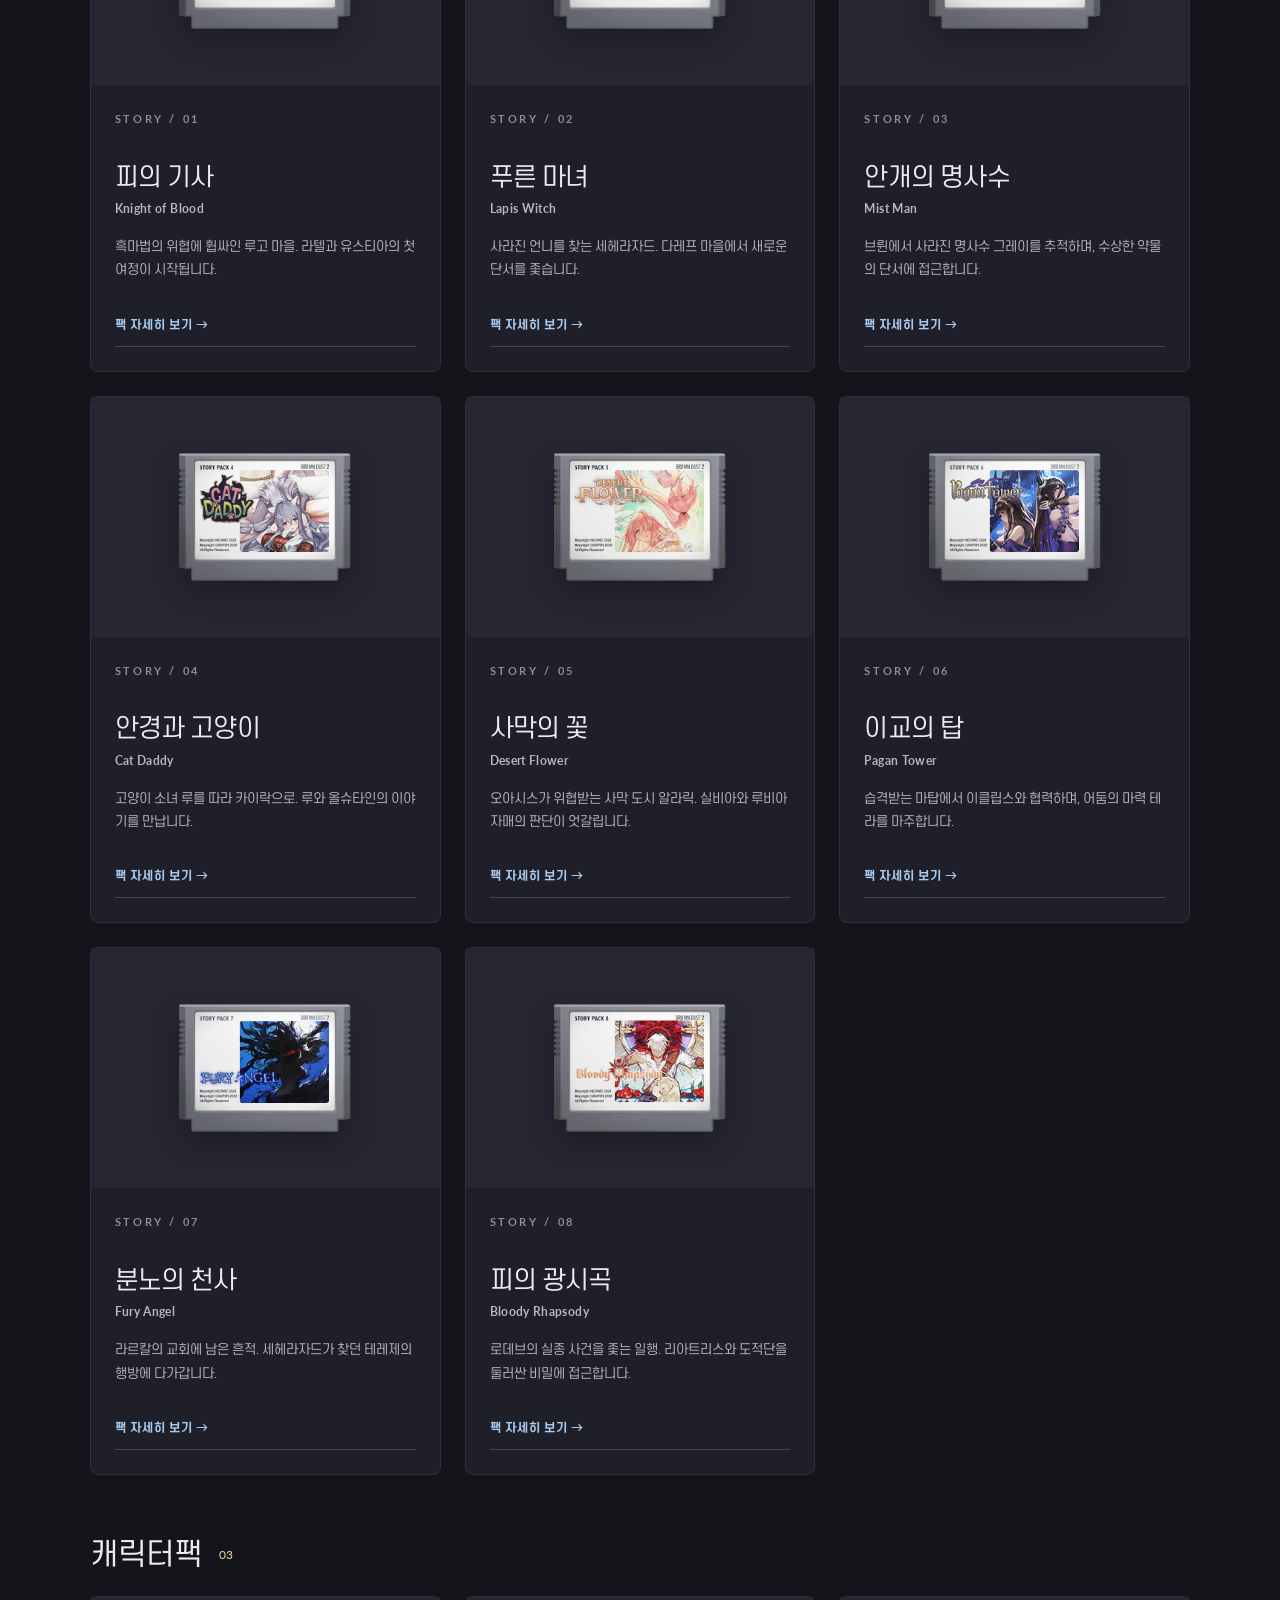
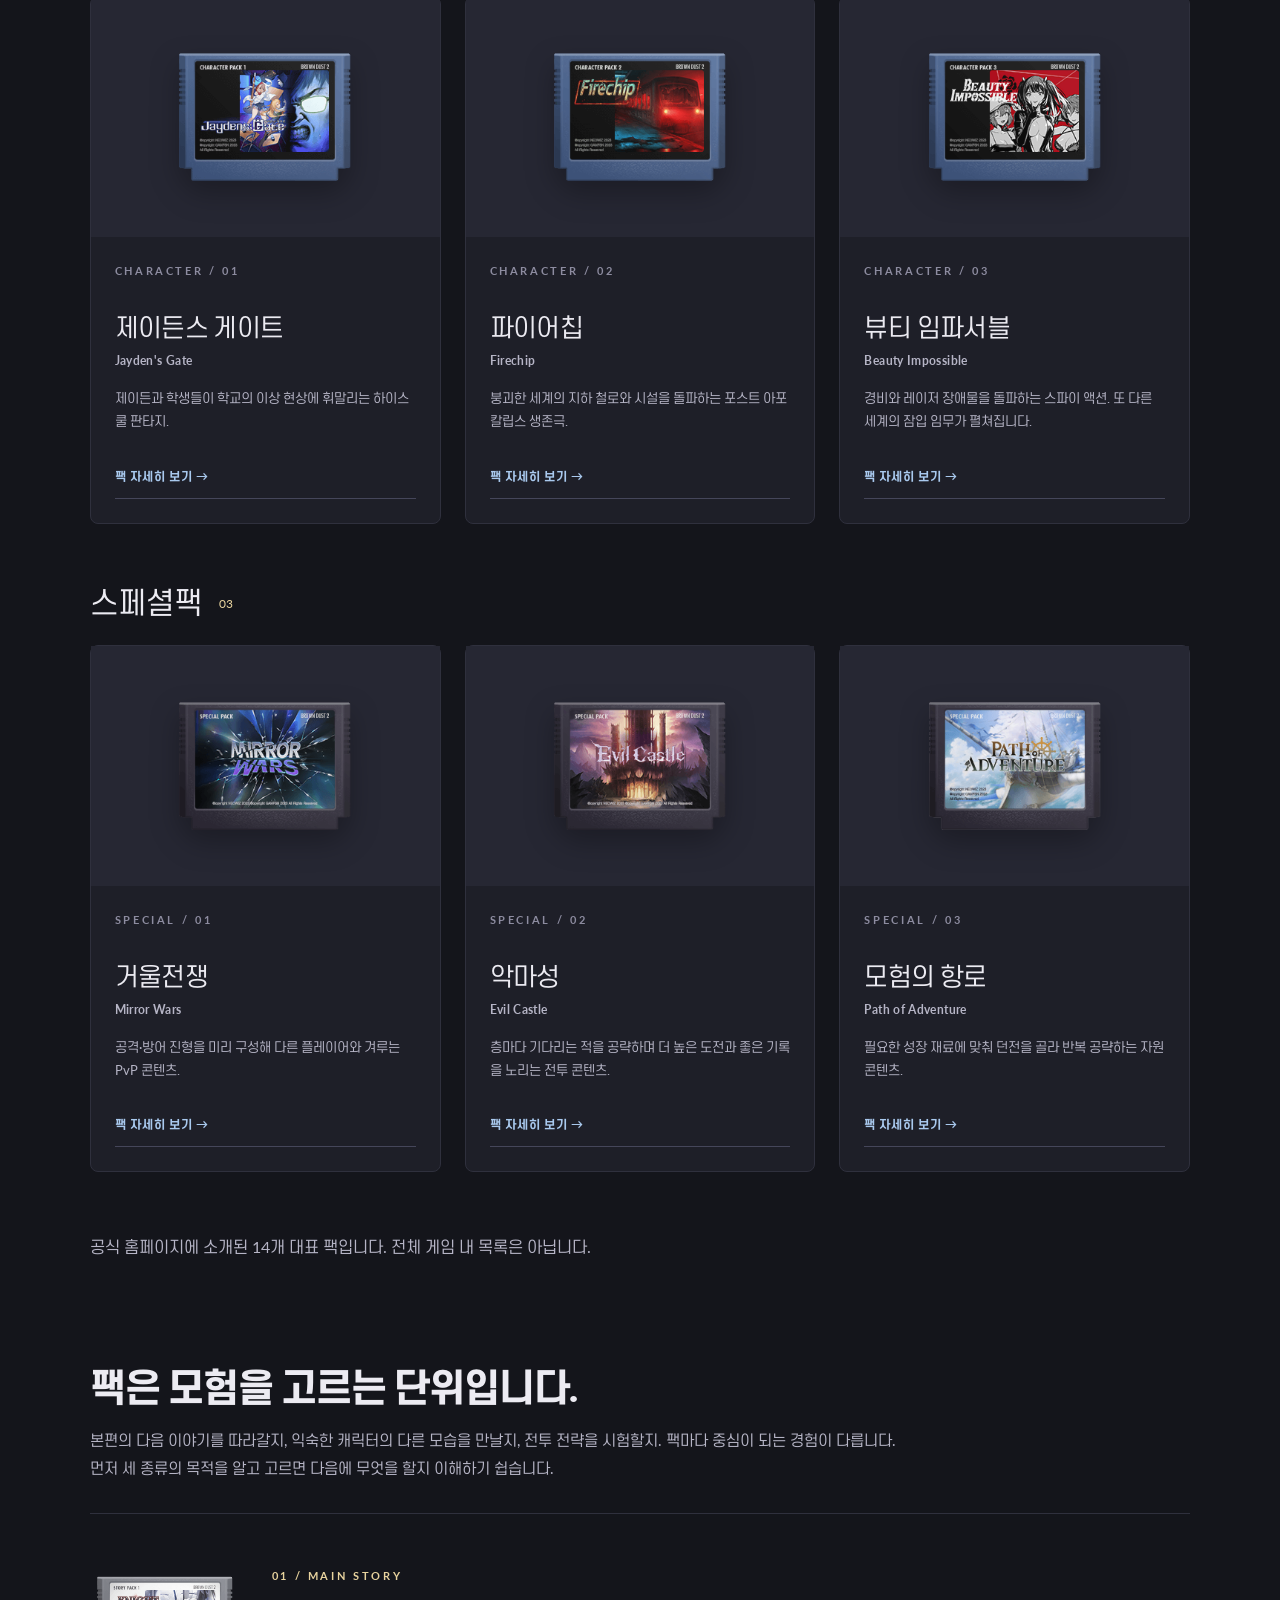
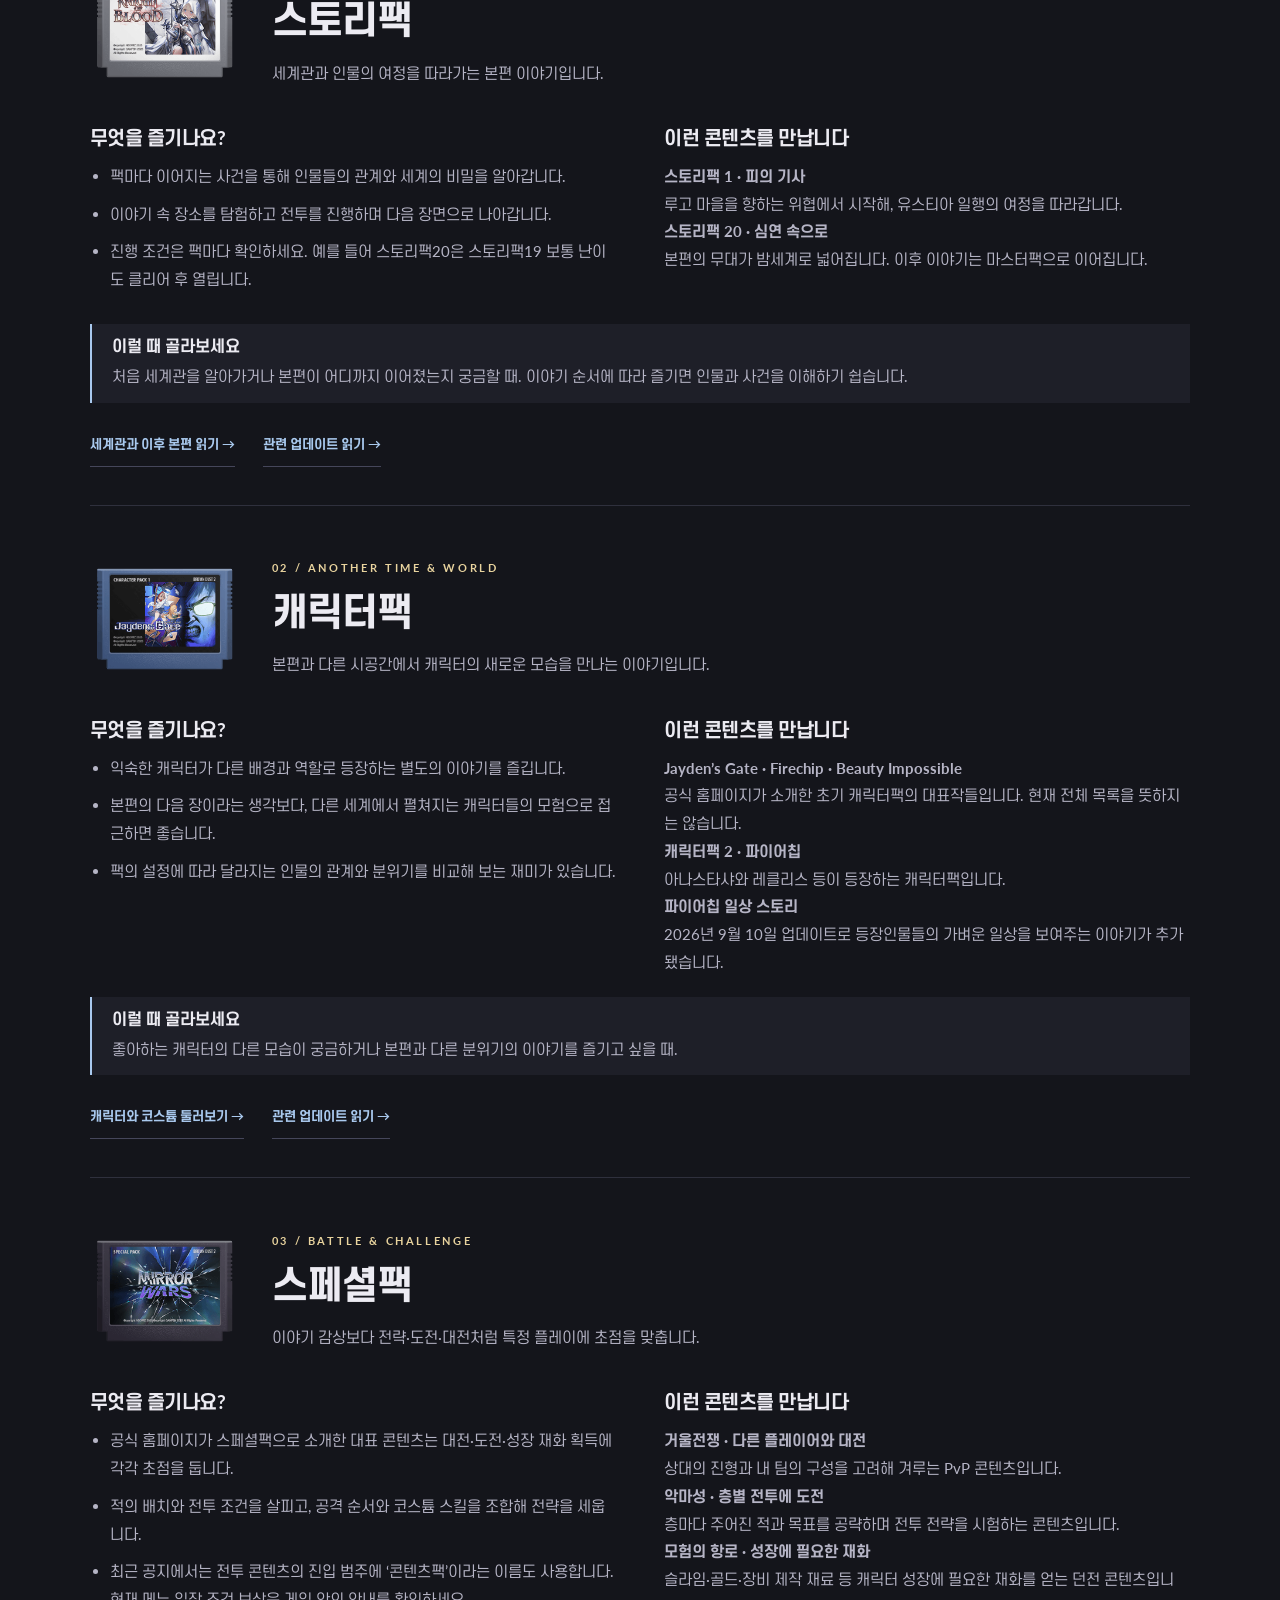
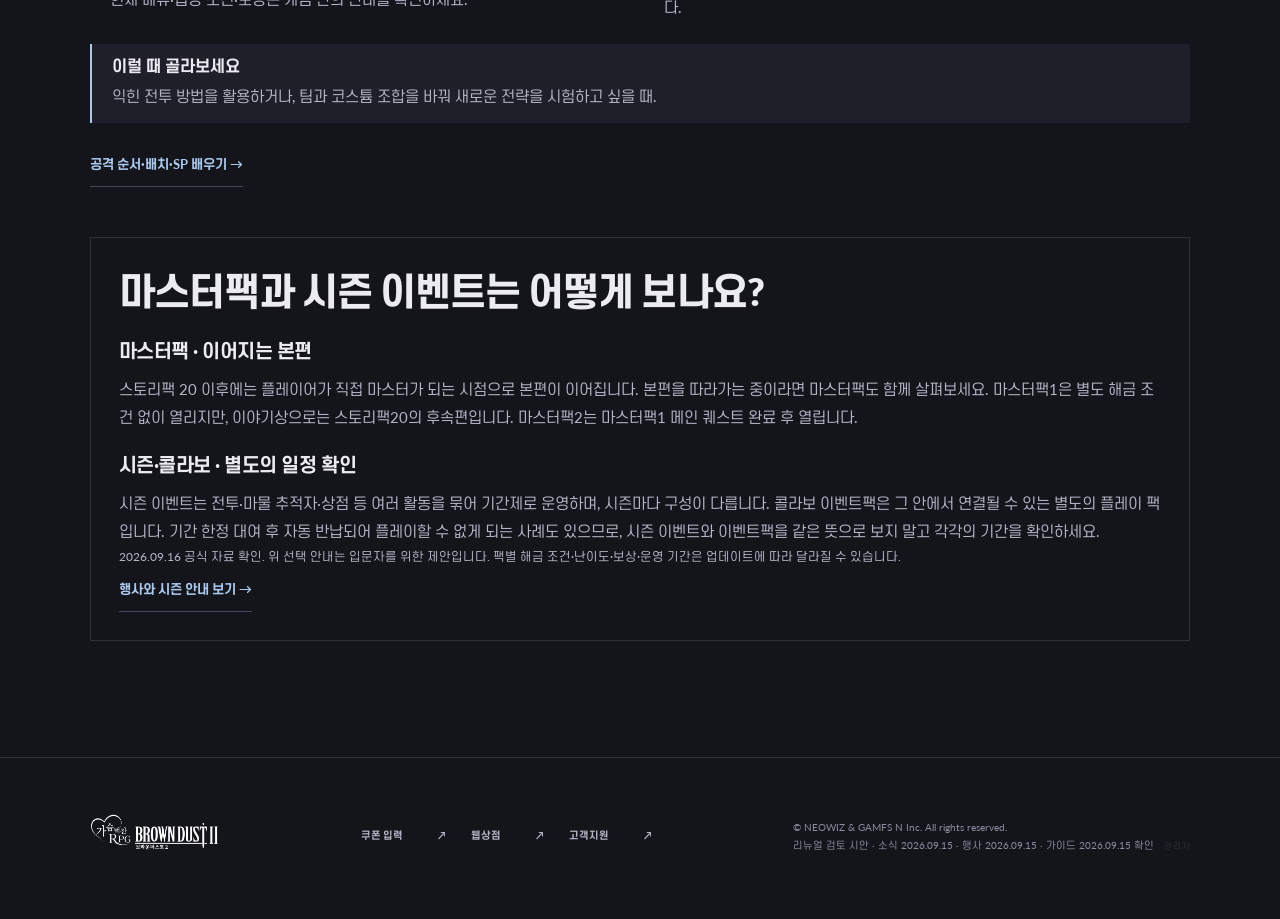
<file: packs.html>
<!doctype html><html lang="ko"><head><meta charset="UTF-8"><meta name="viewport" content="width=device-width,initial-scale=1"><meta name="color-scheme" content="light"><link rel="preconnect" href="https://fonts.googleapis.com"><link rel="stylesheet" href="https://fonts.googleapis.com/css2?family=Lato:wght@400;700;900&family=Noto+Sans+JP:wght@400;700&display=swap"><title>브라운더스트2 | packs</title><link rel="stylesheet" href="./style.css?v=62e673b2e1b4"></head><body><div id="app"></div><script src="./app.js?v=d4f73486774a" defer></script></body></html>
</file>
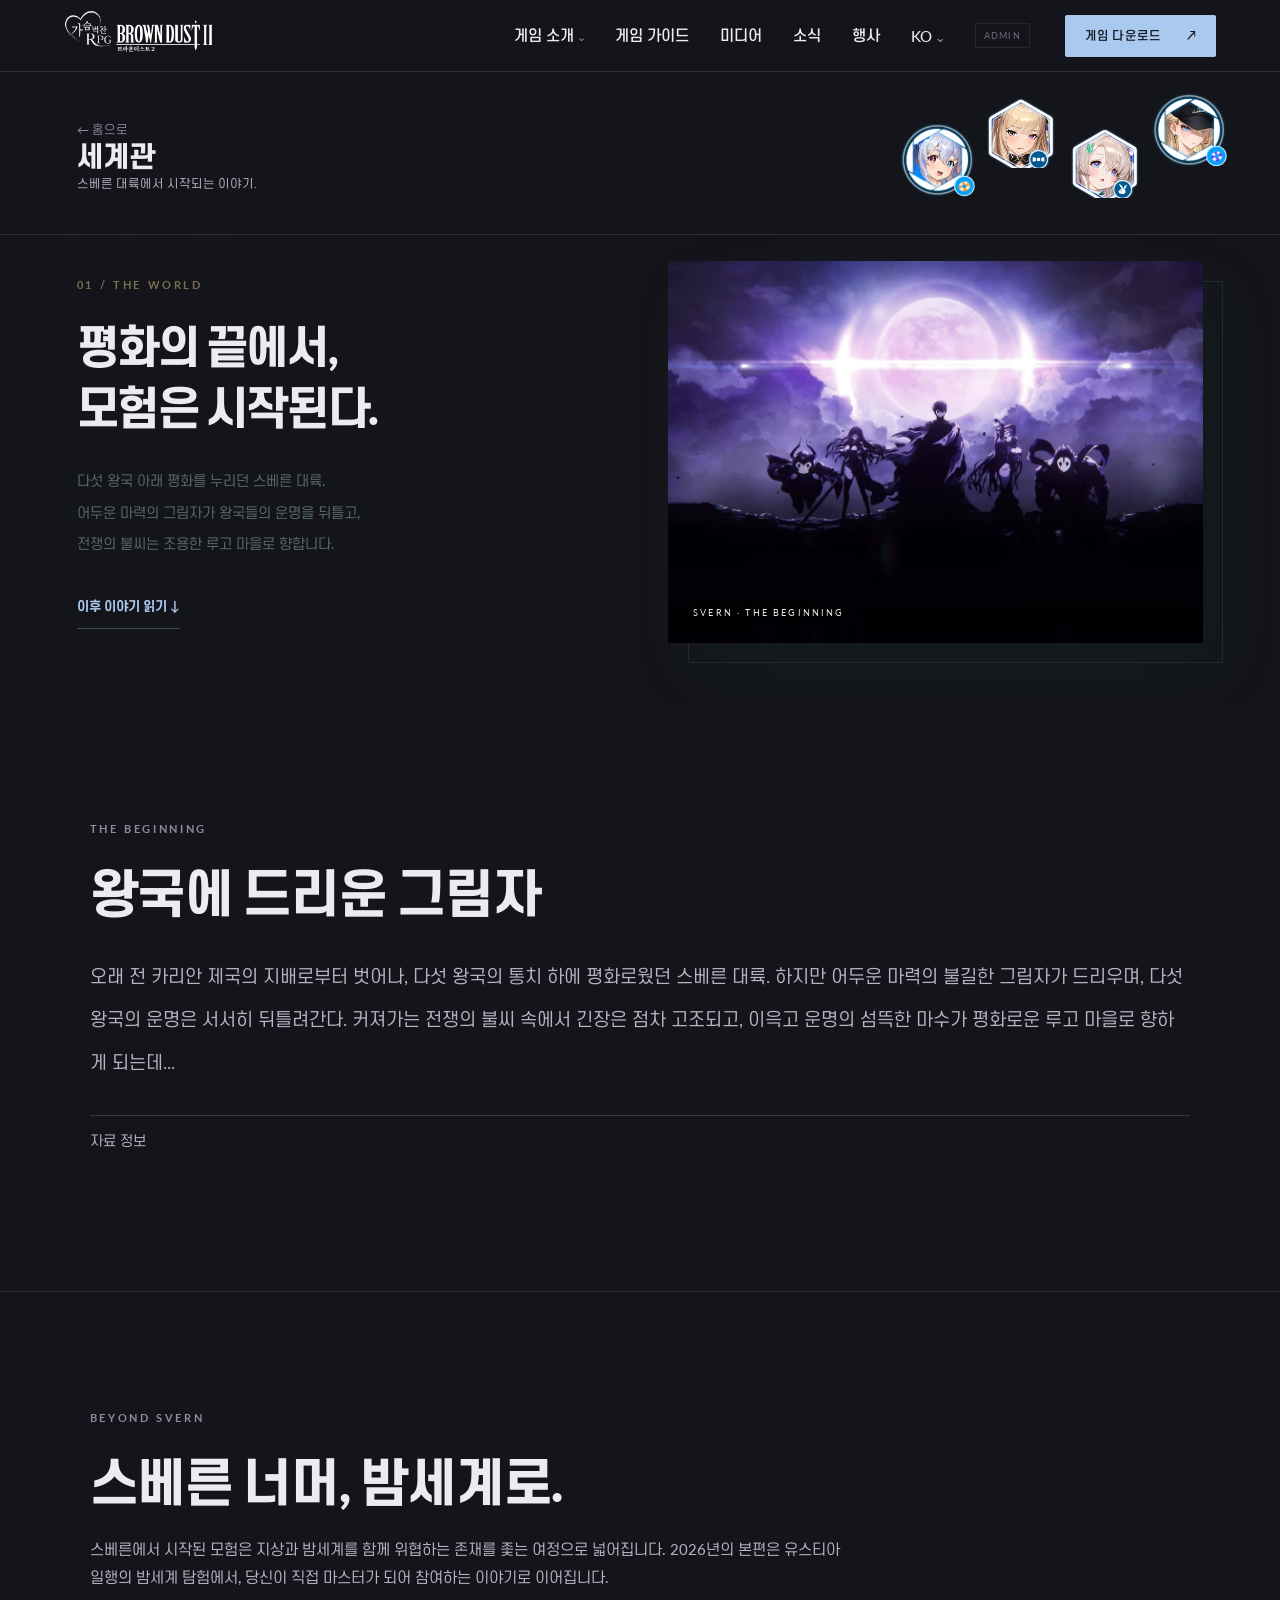
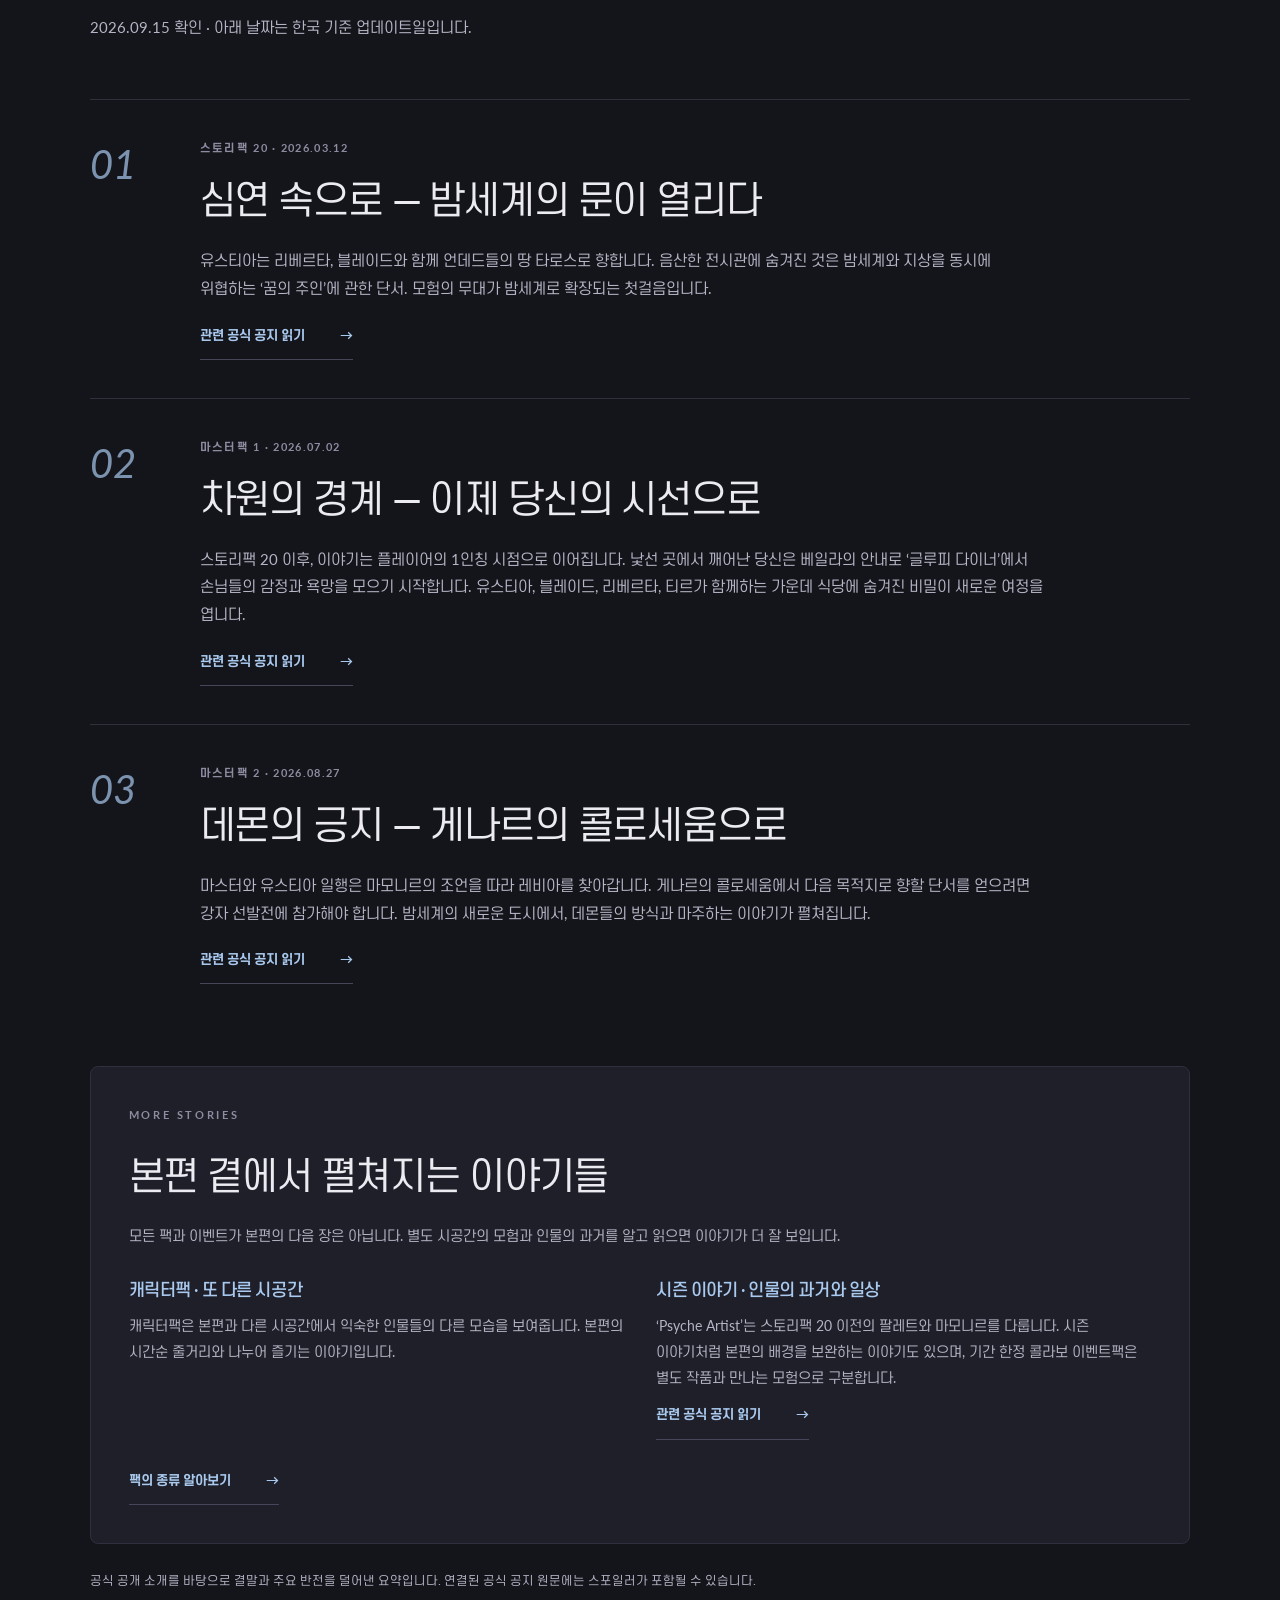
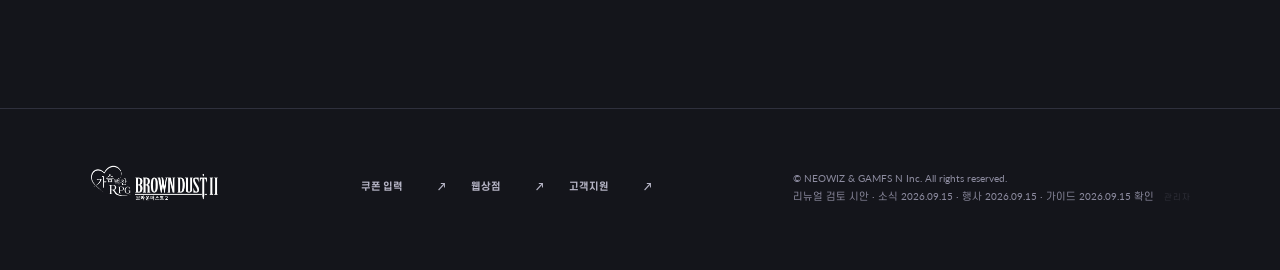
<file: story.html>
<!doctype html><html lang="ko"><head><meta charset="UTF-8"><meta name="viewport" content="width=device-width,initial-scale=1"><meta name="color-scheme" content="light"><link rel="preconnect" href="https://fonts.googleapis.com"><link rel="stylesheet" href="https://fonts.googleapis.com/css2?family=Lato:wght@400;700;900&family=Noto+Sans+JP:wght@400;700&display=swap"><title>브라운더스트2 | story</title><link rel="stylesheet" href="./style.css?v=62e673b2e1b4"></head><body><div id="app"></div><script src="./app.js?v=d4f73486774a" defer></script></body></html>
</file>
